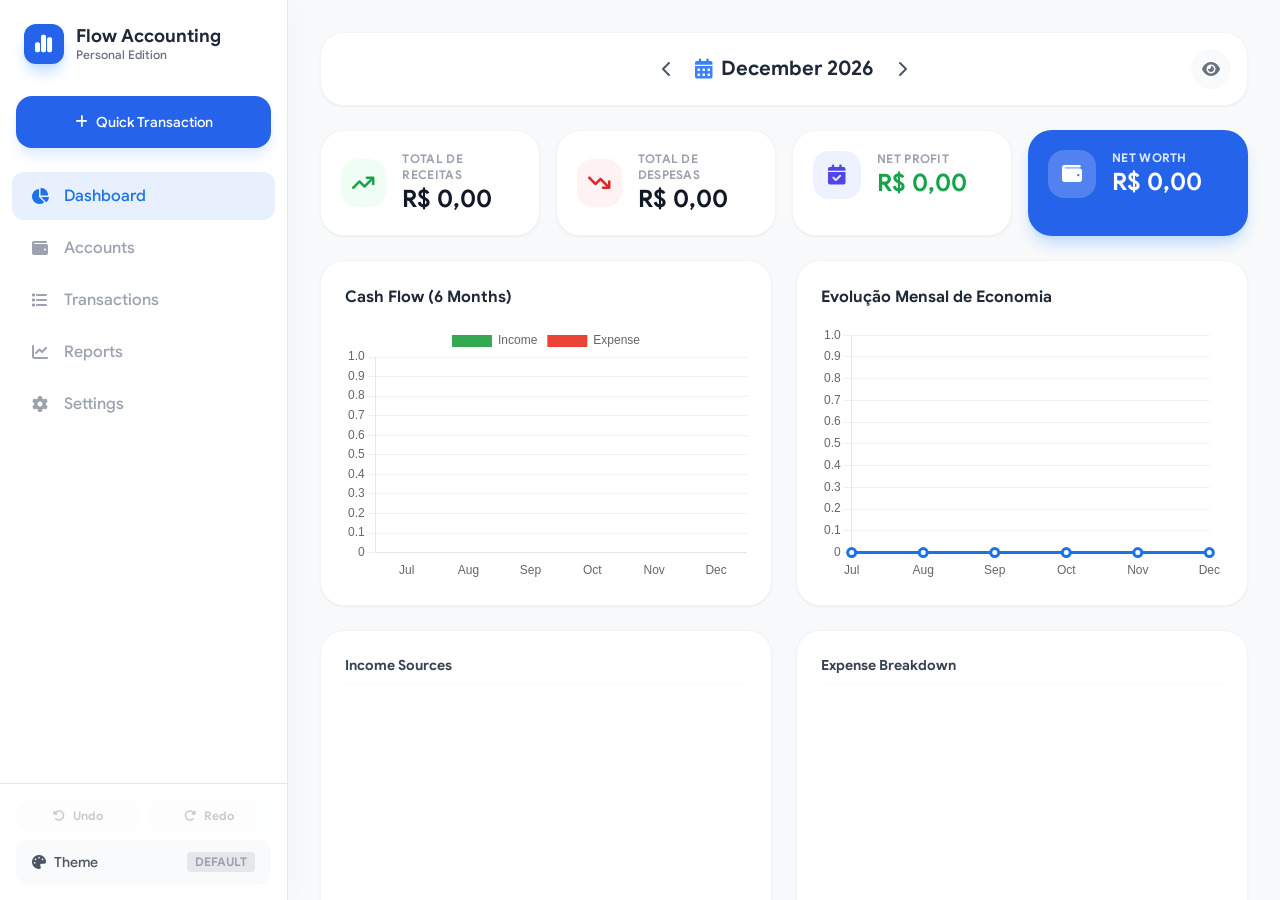
<file: simple.html>
<!DOCTYPE html>
<html lang="pt-BR">

<head>
    <meta charset="UTF-8">
    <meta http-equiv="Cache-Control" content="no-cache, no-store, must-revalidate">
    <meta http-equiv="Pragma" content="no-cache">
    <meta http-equiv="Expires" content="0">
    <meta name="viewport" content="width=device-width, initial-scale=1.0">
    <title>Flow Accounting - Edição Pessoal (Simples)</title>
    <link rel="manifest" href="manifest.json">
    <meta name="theme-color" content="#2563eb">

    <!-- Libraries -->
    <!-- Libraries -->
    <script src="assets/js/tailwind.js"></script>
    <script src="assets/js/chart.js"></script>
    <script src="assets/js/jspdf.umd.min.js"></script>
    <script src="assets/js/jspdf.plugin.autotable.min.js"></script>
    <!-- PapaParse for robust CSV/Excel handling -->
    <script src="assets/js/papaparse.min.js"></script>

    <!-- Icons & Fonts -->
    <link rel="stylesheet" href="assets/css/fonts.css">
    <link rel="stylesheet" href="assets/css/fontawesome.min.css">

    <script>
        tailwind.config = {
            darkMode: 'class',
            theme: {
                extend: {
                    fontFamily: {
                        sans: ['Google Sans', 'Roboto', 'sans-serif'],
                    },
                    colors: {
                        primary: '#1a73e8',
                        secondary: '#e8f0fe',
                        success: '#1e8e3e',
                        danger: '#d93025',
                        surface: '#f8f9fa',
                        dark: {
                            bg: '#0f172a',
                            surface: '#1e293b',
                            border: '#334155',
                            text: '#f1f5f9',
                            muted: '#94a3b8'
                        }
                    }
                }
            }
        }
    </script>

    <style>
        html,
        body {
            height: 100%;
            margin: 0;
            padding: 0;
        }

        body {
            background-color: #f0f2f5;
            min-height: 100vh;
        }

        .dark body {
            background-color: #18181b;
            color: #f4f4f5;
        }

        .glass-panel {
            background: rgba(255, 255, 255, 0.95);
            backdrop-filter: blur(10px);
        }

        .dark .glass-panel {
            background: rgba(39, 39, 42, 0.95);
        }

        .sidebar-item.active {
            background-color: #e8f0fe;
            color: #1a73e8;
            font-weight: 500;
        }

        .sidebar-item:hover:not(.active) {
            background-color: #f1f3f4;
        }

        /* Keyboard Navigation Styles */
        /* Keyboard Navigation Styles - Unified & Robust */
        /* Table Rows */
        tr.kb-focused {
            background-color: rgba(59, 130, 246, 0.1) !important;
            box-shadow: inset 4px 0 0 #3b82f6 !important;
        }

        .dark tr.kb-focused {
            background-color: rgba(59, 130, 246, 0.25) !important;
            box-shadow: inset 4px 0 0 #60a5fa !important;
        }

        /* Cards (Divs) - Preserve drop shadow, add inset highlight & scale */
        div.kb-focused {
            background-color: rgba(59, 130, 246, 0.05) !important;
            box-shadow: inset 4px 0 0 #3b82f6, 0 4px 6px -1px rgba(0, 0, 0, 0.1), 0 2px 4px -2px rgba(0, 0, 0, 0.1) !important;
            transform: scale(1.01);
            z-index: 10;
        }

        .dark div.kb-focused {
            background-color: rgba(59, 130, 246, 0.15) !important;
            box-shadow: inset 4px 0 0 #60a5fa, 0 0 0 1px rgba(96, 165, 250, 0.3) !important;
        }

        /* Focus styles for accessibility/keyboard nav */
        button:focus-visible,
        a:focus-visible,
        input:focus-visible,
        select:focus-visible {
            outline: 2px solid #1a73e8;
            outline-offset: 2px;
        }

        /* Smooth Transitions */
        .fade-in {
            animation: fadeIn 0.2s ease-out forwards;
            opacity: 0;
            transform: translateY(5px);
        }

        @keyframes fadeIn {
            to {
                opacity: 1;
                transform: translateY(0);
            }
        }

        /* Custom Scrollbar */
        ::-webkit-scrollbar {
            width: 8px;
            height: 8px;
        }

        ::-webkit-scrollbar-track {
            background: transparent;
        }

        ::-webkit-scrollbar-thumb {
            background: #dadce0;
            border-radius: 4px;
        }

        ::-webkit-scrollbar-thumb:hover {
            background: #bdc1c6;
        }

        .dark ::-webkit-scrollbar-thumb {
            background: #475569;
        }

        .dark ::-webkit-scrollbar-thumb:hover {
            background: #64748b;
        }

        /* Chip Selection for Transactions/Accounts/Categories */
        .chip-radio:checked+span {
            background-color: #e8f0fe;
            color: #1a73e8;
            border-color: #1a73e8;
            font-weight: 600;
        }

        /* === THEME SYSTEM === */

        /* 1. DEFAULT THEME (Light) - No overrides needed, base styles */

        /* 2. DARK THEME */
        [data-theme="dark"] {
            color-scheme: dark;
        }

        [data-theme="dark"] body {
            background-color: #0f172a !important;
            color: #f1f5f9 !important;
        }

        [data-theme="dark"] aside {
            background-color: #1e293b !important;
            border-color: #334155 !important;
        }

        [data-theme="dark"] .bg-white {
            background-color: #1e293b !important;
            color: #f1f5f9 !important;
        }

        [data-theme="dark"] .text-gray-700,
        [data-theme="dark"] .text-gray-800,
        [data-theme="dark"] .text-gray-900 {
            color: #f1f5f9 !important;
        }

        [data-theme="dark"] .text-gray-500,
        [data-theme="dark"] .text-gray-600 {
            color: #94a3b8 !important;
        }

        [data-theme="dark"] .text-gray-400 {
            color: #9ca3af !important;
        }

        [data-theme="dark"] .bg-gray-50 {
            background-color: #0f172a !important;
        }

        [data-theme="dark"] .bg-gray-100 {
            background-color: #1e293b !important;
        }

        [data-theme="dark"] .border-gray-200,
        [data-theme="dark"] .border-gray-100 {
            border-color: #334155 !important;
        }

        [data-theme="dark"] main {
            background-color: #0f172a !important;
        }

        [data-theme="dark"] .sidebar-item {
            color: #94a3b8;
        }

        [data-theme="dark"] .sidebar-item.active {
            background-color: #334155 !important;
            color: #60a5fa !important;
        }

        [data-theme="dark"] .sidebar-item:hover {
            background-color: #1e293b !important;
            color: #f1f5f9 !important;
        }

        /* Fix shadows in dark theme */
        [data-theme="dark"] .shadow-blue-100,
        [data-theme="dark"] .shadow-blue-200,
        [data-theme="dark"] .shadow-sm,
        [data-theme="dark"] .shadow-md,
        [data-theme="dark"] .shadow-lg,
        [data-theme="dark"] .shadow-xl {
            box-shadow: 0 4px 6px -1px rgba(0, 0, 0, 0.5), 0 2px 4px -1px rgba(0, 0, 0, 0.3) !important;
        }

        [data-theme="dark"] .hover\:ring-blue-100:hover {
            --tw-ring-color: rgba(59, 130, 246, 0.3) !important;
        }


        /* 3. CUTE THEME (Pink) */
        [data-theme="cute"] body {
            background-color: #fce7f3 !important;
        }

        [data-theme="cute"] aside {
            background-color: #fff1f2 !important;
        }

        [data-theme="cute"] .bg-white {
            background-color: #ffffff !important;
        }

        [data-theme="cute"] .bg-gray-50 {
            background-color: #fff1f2 !important;
        }

        /* CUTE / PINK THEME */
        [data-theme="cute"] body {
            background-color: #fdf2f8 !important;
            color: #831843 !important;
        }

        [data-theme="cute"] aside {
            background-color: #fff1f2 !important;
            border-right: 1px solid #fecdd3 !important;
        }

        [data-theme="cute"] .sidebar-item.active {
            background-color: #fbcfe8 !important;
            color: #db2777 !important;
        }

        [data-theme="cute"] .text-blue-600 {
            color: #db2777 !important;
        }

        [data-theme="cute"] .bg-blue-600 {
            background-color: #db2777 !important;
            border-color: #db2777 !important;
        }

        [data-theme="cute"] .hover\:bg-blue-700:hover {
            background-color: #be185d !important;
        }

        [data-theme="cute"] .shadow-blue-100,
        [data-theme="cute"] .shadow-blue-200 {
            box-shadow: 0 4px 12px rgba(219, 39, 119, 0.15) !important;
        }

        [data-theme="cute"] .bg-white {
            background-color: rgba(255, 255, 255, 0.9) !important;
            border: 1px solid #fbcfe8 !important;
        }

        /* Ensure text is visible in cute theme */
        [data-theme="cute"] .text-gray-700,
        [data-theme="cute"] .text-gray-800,
        [data-theme="cute"] .text-gray-900 {
            color: #831843 !important;
        }

        [data-theme="cute"] .text-gray-500,
        [data-theme="cute"] .text-gray-600 {
            color: #be185d !important;
        }

        [data-theme="cute"] .text-gray-400 {
            color: #f472b6 !important;
        }

        [data-theme="cute"] .text-gray-200 {
            color: #831843 !important;
        }

        [data-theme="cute"] main {
            background-color: transparent !important;
        }

        /* 4. PASTEL GRADIENT 1 (Purple to Blue) */
        [data-theme="pastel"] body {
            background: linear-gradient(135deg, #e0c3fc 0%, #8ec5fc 100%) !important;
            background-attachment: fixed !important;
        }

        [data-theme="pastel"] aside {
            background-color: rgba(255, 255, 255, 0.75) !important;
            backdrop-filter: blur(12px) !important;
            border-right: 1px solid rgba(255, 255, 255, 0.5) !important;
        }

        [data-theme="pastel"] main {
            background-color: transparent !important;
        }

        [data-theme="pastel"] .bg-white {
            background-color: rgba(255, 255, 255, 0.85) !important;
            backdrop-filter: blur(10px) !important;
            border: 1px solid rgba(255, 255, 255, 0.6) !important;
        }

        [data-theme="pastel"] .bg-gray-50 {
            background-color: rgba(255, 255, 255, 0.5) !important;
        }

        [data-theme="pastel"] .sidebar-item.active {
            background-color: rgba(255, 255, 255, 0.95) !important;
            color: #6366f1 !important;
        }

        /* 5. PASTEL GRADIENT 2 (Pink to Yellow) */
        [data-theme="pastel2"] body {
            background: linear-gradient(135deg, #fbc2eb 0%, #a6c1ee 100%) !important;
            background-attachment: fixed !important;
        }

        [data-theme="pastel2"] aside {
            background-color: rgba(255, 255, 255, 0.75) !important;
            backdrop-filter: blur(12px) !important;
            border-right: 1px solid rgba(255, 255, 255, 0.5) !important;
        }

        [data-theme="pastel2"] main {
            background-color: transparent !important;
        }

        [data-theme="pastel2"] .bg-white {
            background-color: rgba(255, 255, 255, 0.85) !important;
            backdrop-filter: blur(10px) !important;
            border: 1px solid rgba(255, 255, 255, 0.6) !important;
        }

        [data-theme="pastel2"] .bg-gray-50 {
            background-color: rgba(255, 255, 255, 0.5) !important;
        }

        [data-theme="pastel2"] .sidebar-item.active {
            background-color: rgba(255, 255, 255, 0.95) !important;
            color: #ec4899 !important;
        }

        /* 6. SEA BLUE THEME (Ocean Blue Dark) */
        [data-theme="seablue"] {
            color-scheme: dark;
        }

        [data-theme="seablue"] body {
            background: linear-gradient(135deg, #001f3f 0%, #003d5c 50%, #006d99 100%) !important;
            background-attachment: fixed !important;
            color: #e0f2fe !important;
        }

        [data-theme="seablue"] aside {
            background-color: rgba(0, 40, 70, 0.95) !important;
            border-right: 1px solid rgba(0, 119, 190, 0.3) !important;
        }

        [data-theme="seablue"] .bg-white {
            background-color: rgba(0, 50, 85, 0.9) !important;
            backdrop-filter: blur(10px) !important;
            color: #e0f2fe !important;
        }

        [data-theme="seablue"] .bg-gray-50 {
            background-color: rgba(0, 30, 55, 0.8) !important;
        }

        [data-theme="seablue"] .bg-gray-100 {
            background-color: rgba(0, 40, 70, 0.8) !important;
        }

        [data-theme="seablue"] main {
            background-color: transparent !important;
        }

        [data-theme="seablue"] .text-gray-700,
        [data-theme="seablue"] .text-gray-800,
        [data-theme="seablue"] .text-gray-900 {
            color: #e0f2fe !important;
        }

        [data-theme="seablue"] .text-gray-500,
        [data-theme="seablue"] .text-gray-600 {
            color: #7dd3fc !important;
        }

        [data-theme="seablue"] .text-gray-400 {
            color: #bae6fd !important;
        }

        [data-theme="seablue"] .border-gray-200,
        [data-theme="seablue"] .border-gray-100 {
            border-color: rgba(0, 119, 190, 0.3) !important;
        }

        [data-theme="seablue"] .sidebar-item {
            color: #7dd3fc;
        }

        [data-theme="seablue"] .sidebar-item.active {
            background-color: rgba(0, 119, 190, 0.3) !important;
            color: #60d5ff !important;
        }

        [data-theme="seablue"] .sidebar-item:hover {
            background-color: rgba(0, 80, 130, 0.5) !important;
            color: #e0f2fe !important;
        }

        [data-theme="seablue"] .bg-blue-600 {
            background-color: #0077be !important;
        }

        [data-theme="seablue"] .hover\:bg-blue-700:hover {
            background-color: #005f99 !important;
        }

        /* Fix shadows in seablue theme */
        [data-theme="seablue"] .shadow-blue-100,
        [data-theme="seablue"] .shadow-blue-200,
        [data-theme="seablue"] .shadow-sm,
        [data-theme="seablue"] .shadow-md,
        [data-theme="seablue"] .shadow-lg,
        [data-theme="seablue"] .shadow-xl {
            box-shadow: 0 4px 6px -1px rgba(0, 0, 0, 0.5), 0 2px 4px -1px rgba(0, 0, 0, 0.3) !important;
        }

        [data-theme="seablue"] .hover\:ring-blue-100:hover {
            --tw-ring-color: rgba(125, 211, 252, 0.2) !important;
        }

        [data-theme="seablue"] .text-blue-600 {
            color: #38bdf8 !important;
        }

        [data-theme="seablue"] .shadow-blue-200,
        [data-theme="seablue"] .shadow-blue-100 {
            --tw-shadow-color: rgba(0, 119, 190, 0.3) !important;
        }


        /* Account View Toggle Buttons */
        .account-view-btn:hover {
            color: #4b5563;
            background-color: rgba(255, 255, 255, 0.5);
        }

        /* TOAST NOTIFICATIONS */
        #toast-container {
            position: fixed;
            top: 20px;
            right: 20px;
            z-index: 9999;
            display: flex;
            flex-direction: column;
            gap: 10px;
        }

        .toast {
            background: white;
            border-left: 4px solid #3b82f6;
            padding: 16px 20px;
            border-radius: 8px;
            box-shadow: 0 4px 12px rgba(0, 0, 0, 0.15);
            display: flex;
            align-items: center;
            gap: 12px;
            min-width: 300px;
            animation: slideIn 0.3s ease-out forwards;
            font-size: 14px;
            color: #333;
        }

        .toast.warning {
            border-left-color: #f59e0b;
        }

        .toast.error {
            border-left-color: #ef4444;
        }

        .dark .toast {
            background: #1e293b;
            color: #f1f5f9;
            box-shadow: 0 4px 12px rgba(0, 0, 0, 0.5);
        }

        @keyframes slideIn {
            from {
                opacity: 0;
                transform: translateX(100%);
            }

            to {
                opacity: 1;
                transform: translateX(0);
            }
        }

        @keyframes fadeOut {
            to {
                opacity: 0;
                transform: translateX(100%);
            }
        }

        .account-view-btn.active {
            background-color: #ffffff;
            color: #1a73e8;
            box-shadow: 0 1px 3px rgba(0, 0, 0, 0.1);
        }

        [data-theme="dark"] .account-view-btn.active {
            background-color: #334155;
            color: #60a5fa;
        }
    </style>
</head>

<body class="text-gray-600 transition-colors duration-200">

    <!-- Toast Container -->
    <div id="toast-container"></div>

    <!-- UNLOCK MODAL -->
    <div id="unlockModal"
        class="fixed inset-0 bg-gray-900 bg-opacity-90 hidden flex items-center justify-center z-50 backdrop-blur-sm">
        <div class="bg-white dark:bg-dark-surface rounded-2xl shadow-2xl w-full max-w-md p-8 text-center">
            <div class="mb-6">
                <div
                    class="w-16 h-16 bg-blue-100 dark:bg-blue-900/30 rounded-full flex items-center justify-center mx-auto mb-4">
                    <i class="fa-solid fa-lock text-2xl text-blue-600 dark:text-blue-400"></i>
                </div>
                <h2 class="text-2xl font-bold text-gray-800 dark:text-gray-100">Bem-vindo de Volta</h2>
                <p class="text-gray-500 dark:text-gray-400 mt-2">Digite sua senha para desbloquear seus dados.</p>
            </div>

            <form id="unlockForm" class="space-y-4">
                <input type="password" id="unlockPassword" required placeholder="Senha"
                    class="w-full px-4 py-3 rounded-xl border border-gray-200 dark:border-dark-border bg-gray-50 dark:bg-dark-bg focus:ring-2 focus:ring-blue-500 focus:border-transparent outline-none transition text-center text-lg" />

                <button type="submit"
                    class="w-full py-3 px-6 bg-gradient-to-r from-blue-600 to-indigo-600 hover:from-blue-700 hover:to-indigo-700 text-white rounded-xl font-medium shadow-lg hover:shadow-xl transition-all transform hover:-translate-y-0.5">
                    Unlock App
                </button>
            </form>
            <div id="recoveryLinkContainer" class="mt-4 hidden">
                <button type="button" onclick="initiateRecovery()" class="text-sm text-blue-500 hover:underline">Forgot
                    Password?</button>
            </div>
            <p id="unlockError" class="text-red-500 mt-4 text-sm hidden"></p>
        </div>
    </div>

    <!-- PASSWORD SETUP MODAL -->
    <div id="passwordSetupModal"
        class="fixed inset-0 bg-black/50 hidden flex items-center justify-center z-50 backdrop-blur-sm px-4">
        <div class="bg-white dark:bg-dark-surface rounded-3xl p-8 w-full max-w-md shadow-2xl relative">
            <button onclick="closeModal('passwordSetupModal')"
                class="absolute top-4 right-4 w-8 h-8 rounded-full hover:bg-gray-100 dark:hover:bg-dark-bg flex items-center justify-center text-gray-400">
                <i class="fa-solid fa-xmark"></i>
            </button>
            <h2 id="passwordModalTitle" class="text-2xl font-bold text-gray-800 dark:text-gray-100 mb-6">Setup Password
            </h2>

            <form id="passwordSetupForm" onsubmit="handlePasswordSetupSubmit(event)" class="space-y-4">
                <input type="hidden" id="passwordMode" value="set">

                <div id="oldPasswordField" class="hidden">
                    <label class="block text-xs font-bold text-gray-400 uppercase mb-1 ml-1">Current Password</label>
                    <input type="password" id="oldPassword"
                        class="w-full px-4 py-3 bg-gray-50 dark:bg-dark-bg border border-gray-200 dark:border-dark-border rounded-xl focus:ring-2 focus:ring-blue-500 outline-none transition">
                </div>

                <div>
                    <label class="block text-xs font-bold text-gray-400 uppercase mb-1 ml-1">New Password</label>
                    <input type="password" id="newPassword" required
                        class="w-full px-4 py-3 bg-gray-50 dark:bg-dark-bg border border-gray-200 dark:border-dark-border rounded-xl focus:ring-2 focus:ring-blue-500 outline-none transition">
                </div>

                <div>
                    <label class="block text-xs font-bold text-gray-400 uppercase mb-1 ml-1">Confirm Password</label>
                    <input type="password" id="confirmPassword" required
                        class="w-full px-4 py-3 bg-gray-50 dark:bg-dark-bg border border-gray-200 dark:border-dark-border rounded-xl focus:ring-2 focus:ring-blue-500 outline-none transition">
                </div>

                <p id="passwordSetupError" class="text-red-500 text-sm hidden"></p>

                <button type="submit"
                    class="w-full py-3 px-6 bg-blue-600 hover:bg-blue-700 text-white rounded-xl font-bold shadow-lg transition mt-2">
                    Save Password
                </button>
            </form>
        </div>
    </div>

    <!-- RECOVERY SETUP MODAL -->
    <div id="recoverySetupModal" style="z-index: 60;"
        class="fixed inset-0 bg-black/50 hidden flex items-center justify-center backdrop-blur-sm px-4">
        <div class="bg-white dark:bg-dark-surface rounded-3xl p-8 w-full max-w-md shadow-2xl relative">
            <button onclick="closeModal('recoverySetupModal')"
                class="absolute top-4 right-4 w-8 h-8 rounded-full hover:bg-gray-100 dark:hover:bg-dark-bg flex items-center justify-center text-gray-400">
                <i class="fa-solid fa-xmark"></i>
            </button>
            <h2 class="text-2xl font-bold text-gray-800 dark:text-gray-100 mb-6">Backup Codes / Keywords</h2>
            <p class="text-sm text-gray-500 mb-4 dark:text-gray-400">Set two memorable keywords (e.g., color, mobile
                number, email) to recover your password if you forget it.</p>

            <form id="recoverySetupForm" onsubmit="handleRecoverySetupSubmit(event)" class="space-y-4">
                <div>
                    <label class="block text-xs font-bold text-gray-400 uppercase mb-1 ml-1">Security Keyword
                        1</label>
                    <input type="text" id="reqQ1" required placeholder="e.g. Favorite Color (Red)"
                        class="w-full px-4 py-3 bg-gray-50 dark:bg-dark-bg border border-gray-200 dark:border-dark-border rounded-xl focus:ring-2 focus:ring-blue-500 outline-none transition">
                </div>

                <div>
                    <label class="block text-xs font-bold text-gray-400 uppercase mb-1 ml-1">Security Keyword
                        2</label>
                    <input type="text" id="reqQ2" required placeholder="e.g. Mobile Number or Email"
                        class="w-full px-4 py-3 bg-gray-50 dark:bg-dark-bg border border-gray-200 dark:border-dark-border rounded-xl focus:ring-2 focus:ring-blue-500 outline-none transition">
                </div>

                <div id="recoveryCurrentPassField">
                    <label class="block text-xs font-bold text-gray-400 uppercase mb-1 ml-1">Current
                        Password</label>
                    <input type="password" id="reqCurrentPass" required
                        class="w-full px-4 py-3 bg-gray-50 dark:bg-dark-bg border border-gray-200 dark:border-dark-border rounded-xl focus:ring-2 focus:ring-blue-500 outline-none transition">
                </div>

                <button type="submit"
                    class="w-full py-3 px-6 bg-purple-600 hover:bg-purple-700 text-white rounded-xl font-bold shadow-lg transition mt-2">
                    Save Recovery Options
                </button>
            </form>
        </div>
    </div>

    <!-- RECOVERY ACTION MODAL -->
    <div id="recoveryActionModal" style="z-index: 100;"
        class="fixed inset-0 bg-black/50 hidden flex items-center justify-center backdrop-blur-sm px-4">
        <div class="bg-white dark:bg-dark-surface rounded-3xl p-8 w-full max-w-md shadow-2xl relative">
            <button onclick="closeModal('recoveryActionModal')"
                class="absolute top-4 right-4 w-8 h-8 rounded-full hover:bg-gray-100 dark:hover:bg-dark-bg flex items-center justify-center text-gray-400">
                <i class="fa-solid fa-xmark"></i>
            </button>
            <h2 class="text-2xl font-bold text-gray-800 dark:text-gray-100 mb-6">Recover Password</h2>

            <form id="recoveryActionForm" onsubmit="handleRecoveryActionSubmit(event)" class="space-y-4">
                <div id="targetQ1Box">
                    <label class="block text-xs font-bold text-gray-400 uppercase mb-1 ml-1" id="labelQ1">Question
                        1</label>
                    <input type="text" id="targetA1" required placeholder="Answer"
                        class="w-full px-4 py-3 bg-gray-50 dark:bg-dark-bg border border-gray-200 dark:border-dark-border rounded-xl focus:ring-2 focus:ring-blue-500 outline-none transition">
                </div>
                <div id="targetQ2Box">
                    <label class="block text-xs font-bold text-gray-400 uppercase mb-1 ml-1" id="labelQ2">Question
                        2</label>
                    <input type="text" id="targetA2" required placeholder="Answer"
                        class="w-full px-4 py-3 bg-gray-50 dark:bg-dark-bg border border-gray-200 dark:border-dark-border rounded-xl focus:ring-2 focus:ring-blue-500 outline-none transition">
                </div>

                <p id="recoveryActionError" class="text-red-500 text-sm hidden"></p>

                <button type="submit"
                    class="w-full py-3 px-6 bg-green-600 hover:bg-green-700 text-white rounded-xl font-bold shadow-lg transition mt-2">
                    Recover & Unlock
                </button>
            </form>

            <!-- Success State with Reset Options -->
            <div id="recoverySuccessState" class="hidden space-y-4">
                <div class="text-center mb-4">
                    <div
                        class="w-16 h-16 bg-green-100 dark:bg-green-900/30 rounded-full flex items-center justify-center mx-auto mb-4">
                        <i class="fa-solid fa-check text-2xl text-green-600 dark:text-green-400"></i>
                    </div>
                    <h3 class="text-lg font-bold text-gray-800 dark:text-gray-100">Password Recovered!</h3>
                    <p class="text-sm text-gray-500 dark:text-gray-400 mt-2">Your account is unlocked. Would you like to
                        update your security settings?</p>
                </div>

                <button onclick="resetSecurityKeysAfterRecovery()"
                    class="w-full py-3 px-6 bg-purple-600 hover:bg-purple-700 text-white rounded-xl font-bold shadow-lg transition flex items-center justify-center gap-2">
                    <i class="fa-solid fa-key"></i> Reset Security Keys
                </button>

                <button onclick="changePasswordAfterRecovery()"
                    class="w-full py-3 px-6 bg-blue-600 hover:bg-blue-700 text-white rounded-xl font-bold shadow-lg transition flex items-center justify-center gap-2">
                    <i class="fa-solid fa-lock"></i> Change Password
                </button>

                <button onclick="continueWithoutReset()"
                    class="w-full py-3 px-6 bg-gray-100 dark:bg-dark-bg text-gray-700 dark:text-gray-300 rounded-xl font-medium hover:bg-gray-200 dark:hover:bg-gray-700 transition">
                    Continue Without Changes
                </button>
            </div>
        </div>
    </div>
    <div id="appContainer" class="flex h-screen overflow-hidden">
        <!-- Sidebar -->
        <aside
            class="w-72 bg-white dark:bg-dark-surface h-full flex flex-col border-r border-gray-200 dark:border-dark-border hidden md:flex shadow-[4px_0_24px_rgba(0,0,0,0.02)] z-20">
            <div class="p-6 flex items-center gap-3">
                <div
                    class="w-10 h-10 bg-blue-600 rounded-xl flex items-center justify-center text-white shadow-lg shadow-blue-200">
                    <i class="fa-solid fa-chart-simple text-xl"></i>
                </div>
                <div>
                    <h1 class="text-lg font-bold text-gray-800 dark:text-gray-100 leading-tight">Flow Accounting</h1>
                    <p class="text-xs text-gray-500 font-medium">Personal Edition</p>
                </div>
            </div>

            <div class="px-4 py-2">
                <button onclick="openTxModal()"
                    class="w-full bg-blue-600 hover:bg-blue-700 text-white p-4 rounded-2xl shadow-lg shadow-blue-100 transition-all flex items-center justify-center gap-2 font-medium text-sm group">
                    <i class="fa-solid fa-plus transition-transform group-hover:rotate-90"></i> Quick Transaction
                </button>
            </div>

            <nav class="flex-1 overflow-y-auto px-3 py-4 space-y-1">
                <button onclick="router('dashboard')"
                    class="sidebar-item w-full flex items-center space-x-3 px-4 py-3 text-gray-400 hover:bg-gray-800 hover:text-white dark:hover:bg-dark-bg dark:hover:text-white rounded-xl transition group">
                    <i class="fa-solid fa-chart-pie w-6 text-center group-hover:scale-110 transition"></i>
                    <span class="font-medium">Dashboard</span>
                </button>
                <button onclick="router('accounts')"
                    class="sidebar-item w-full flex items-center space-x-3 px-4 py-3 text-gray-400 hover:bg-gray-800 hover:text-white dark:hover:bg-dark-bg dark:hover:text-white rounded-xl transition group">
                    <i class="fa-solid fa-wallet w-6 text-center group-hover:scale-110 transition"></i>
                    <span class="font-medium">Accounts</span>
                </button>
                <button onclick="router('transactions')"
                    class="sidebar-item w-full flex items-center space-x-3 px-4 py-3 text-gray-400 hover:bg-gray-800 hover:text-white dark:hover:bg-dark-bg dark:hover:text-white rounded-xl transition group">
                    <i class="fa-solid fa-list w-6 text-center group-hover:scale-110 transition"></i>
                    <span class="font-medium">Transactions</span>
                </button>

                <button onclick="router('reports')"
                    class="sidebar-item w-full flex items-center space-x-3 px-4 py-3 text-gray-400 hover:bg-gray-800 hover:text-white dark:hover:bg-dark-bg dark:hover:text-white rounded-xl transition group">
                    <i class="fa-solid fa-chart-line w-6 text-center group-hover:scale-110 transition"></i>
                    <span class="font-medium">Reports</span>
                </button>
                <button onclick="router('settings')"
                    class="sidebar-item w-full flex items-center space-x-3 px-4 py-3 text-gray-400 hover:bg-gray-800 hover:text-white dark:hover:bg-dark-bg dark:hover:text-white rounded-xl transition group">
                    <i class="fa-solid fa-gear w-6 text-center group-hover:scale-110 transition"></i>
                    <span class="font-medium">Settings</span>
                </button>
            </nav>

            <div class="p-4 border-t border-gray-200 dark:border-dark-border">
                <div class="grid grid-cols-2 gap-2 mb-2">
                    <button id="undoBtn" onclick="undo()"
                        class="flex items-center justify-center gap-2 px-3 py-2 bg-gray-50 dark:bg-gray-800 rounded-xl text-xs font-bold hover:bg-gray-100 dark:hover:bg-gray-700 transition"
                        style="opacity: 0.3">
                        <i class="fa-solid fa-rotate-left"></i> Undo
                    </button>
                    <button id="redoBtn" onclick="redo()"
                        class="flex items-center justify-center gap-2 px-3 py-2 bg-gray-50 dark:bg-gray-800 rounded-xl text-xs font-bold hover:bg-gray-100 dark:hover:bg-gray-700 transition"
                        style="opacity: 0.3">
                        <i class="fa-solid fa-rotate-right"></i> Redo
                    </button>
                </div>
                <button onclick="cycleTheme()"
                    class="w-full flex items-center justify-between px-4 py-3 bg-gray-50 dark:bg-gray-800 rounded-xl text-sm font-medium hover:bg-gray-100 dark:hover:bg-gray-700 transition">
                    <span class="flex items-center gap-2"><i class="fa-solid fa-palette"></i> Theme</span>
                    <span id="themeBadge"
                        class="text-xs uppercase font-bold text-gray-400 bg-gray-200 px-2 py-0.5 rounded">Default</span>
                </button>
            </div>

        </aside>

        <!-- Main Area -->
        <main class="flex-1 flex flex-col h-full overflow-hidden relative bg-[#f8f9fa]">

            <!-- Mobile Header -->
            <header
                class="md:hidden h-16 bg-white border-b border-gray-200 flex items-center justify-between px-4 shrink-0">
                <div class="flex items-center gap-2 font-bold text-gray-700 dark:text-gray-300">
                    <i class="fa-solid fa-chart-simple text-blue-600"></i> Flow
                </div>
                <button onclick="document.querySelector('aside').classList.toggle('hidden')"
                    class="w-10 h-10 flex items-center justify-center rounded-full hover:bg-gray-100 dark:bg-dark-bg">
                    <i class="fa-solid fa-bars"></i>
                </button>
            </header>



            <!-- Content Container -->
            <div id="app-content" class="flex-1 overflow-y-auto p-4 md:p-8">
                <!-- Dynamic Views Injected Here -->
            </div>

            <!-- Floating Action Button (Mobile Only) -->
            <button onclick="openTxModal()"
                class="md:hidden fixed bottom-6 right-6 w-14 h-14 bg-blue-600 text-white rounded-2xl shadow-xl flex items-center justify-center z-30">
                <i class="fa-solid fa-plus text-xl"></i>
            </button>
        </main>

        <!-- 1. TRANSACTION ADD/EDIT MODAL -->
        <div id="txModal"
            class="fixed inset-0 bg-black/40 backdrop-blur-sm hidden z-50 flex items-center justify-center p-4 opacity-0 transition-opacity duration-200"
            style="transition: opacity 0.2s;">
            <div
                class="bg-white dark:bg-dark-surface rounded-3xl shadow-2xl w-full max-w-lg overflow-hidden transform scale-95 transition-transform duration-200">
                <div
                    class="px-6 py-4 border-b border-gray-100 flex justify-between items-center bg-gray-50/50 dark:bg-dark-bg/50">
                    <h3 id="txModalTitle" class="font-bold text-lg text-gray-800 dark:text-gray-200">New Entry</h3>
                    <button onclick="closeModal('txModal')"
                        class="w-8 h-8 rounded-full hover:bg-gray-100 dark:bg-dark-bg flex items-center justify-center text-gray-500"><i
                            class="fa-solid fa-xmark"></i></button>
                </div>

                <form id="txForm" onsubmit="handleTxSubmit(event)" class="p-6 space-y-5">
                    <input type="hidden" id="txId" value="">

                    <!-- Type Chips -->
                    <div class="flex bg-gray-100 dark:bg-dark-bg p-1 rounded-xl">
                        <label class="flex-1 cursor-pointer">
                            <input type="radio" name="txType" value="income" class="hidden chip-radio"
                                onclick="toggleTransferMode(false)">
                            <span
                                class="flex items-center justify-center py-2 rounded-lg text-sm font-medium text-gray-500 transition-all hover:bg-white/50">Income</span>
                        </label>
                        <label class="flex-1 cursor-pointer">
                            <input type="radio" name="txType" value="expense" checked class="hidden chip-radio"
                                onclick="toggleTransferMode(false)">
                            <span
                                class="flex items-center justify-center py-2 rounded-lg text-sm font-medium text-gray-500 transition-all hover:bg-white/50">Expense</span>
                        </label>
                        <label class="flex-1 cursor-pointer">
                            <input type="radio" name="txType" value="transfer" class="hidden chip-radio"
                                onclick="toggleTransferMode(true)">
                            <span
                                class="flex items-center justify-center py-2 rounded-lg text-sm font-medium text-gray-500 transition-all hover:bg-white/50">Transfer</span>
                        </label>
                    </div>

                    <!-- Core Inputs -->
                    <div class="grid grid-cols-2 gap-4">
                        <div class="col-span-2">
                            <label class="block text-xs font-bold text-gray-400 uppercase mb-1 ml-1">Amount</label>
                            <div class="relative">
                                <span class="absolute left-4 top-1/2 -translate-y-1/2 text-gray-400 font-bold"
                                    id="txCurrencySymbol">$</span>
                                <input type="number" step="0.01" id="txAmount" required
                                    class="w-full pl-8 pr-4 py-3 bg-gray-50 dark:bg-dark-bg border border-gray-200 dark:border-dark-border rounded-xl focus:bg-white dark:focus:bg-dark-surface focus:ring-2 focus:ring-blue-500 focus:border-transparent outline-none transition font-bold text-lg text-gray-800 dark:text-gray-200"
                                    placeholder="0,00">
                            </div>
                        </div>

                        <div class="col-span-2 sm:col-span-1">
                            <label class="block text-xs font-bold text-gray-400 uppercase mb-1 ml-1">Date</label>
                            <input type="date" id="txDate" required
                                class="w-full px-4 py-3 bg-gray-50 dark:bg-dark-bg border border-gray-200 dark:border-dark-border rounded-xl focus:bg-white dark:focus:bg-dark-surface focus:ring-2 focus:ring-blue-500 outline-none transition text-sm">
                        </div>

                        <!-- Category (Hidden for Transfer) -->
                        <div class="col-span-2 sm:col-span-1" id="categoryField">
                            <label class="block text-xs font-bold text-gray-400 uppercase mb-1 ml-1">Categoria</label>
                            <select id="txCategory"
                                class="w-full px-4 py-3 bg-gray-50 dark:bg-dark-bg border border-gray-200 dark:border-dark-border rounded-xl focus:bg-white dark:focus:bg-dark-surface focus:ring-2 focus:ring-blue-500 outline-none transition text-sm appearance-none cursor-pointer">
                                <!-- Populated via JS -->
                            </select>
                        </div>
                    </div>

                    <!-- Account Selection Logic -->
                    <div class="grid grid-cols-2 gap-4">
                        <div class="col-span-2 sm:col-span-1" id="fromAccountField">
                            <label class="block text-xs font-bold text-gray-400 uppercase mb-1 ml-1"
                                id="accountLabel">Conta</label>
                            <select id="txAccount" required
                                class="w-full px-4 py-3 bg-gray-50 dark:bg-dark-bg border border-gray-200 dark:border-dark-border rounded-xl focus:bg-white dark:focus:bg-dark-surface focus:ring-2 focus:ring-blue-500 outline-none transition text-sm"></select>
                        </div>

                        <div class="col-span-2 sm:col-span-1 hidden" id="toAccountField">
                            <label class="block text-xs font-bold text-gray-400 uppercase mb-1 ml-1">To Account</label>
                            <select id="txToAccount"
                                class="w-full px-4 py-3 bg-gray-50 dark:bg-dark-bg border border-gray-200 dark:border-dark-border rounded-xl focus:bg-white dark:focus:bg-dark-surface focus:ring-2 focus:ring-blue-500 outline-none transition text-sm"></select>
                        </div>
                    </div>

                    <div>
                        <label class="block text-xs font-bold text-gray-400 uppercase mb-1 ml-1">Description</label>
                        <input type="text" id="txDesc"
                            class="w-full px-4 py-3 bg-gray-50 dark:bg-dark-bg border border-gray-200 dark:border-dark-border rounded-xl focus:bg-white dark:focus:bg-dark-surface focus:ring-2 focus:ring-blue-500 outline-none transition text-sm"
                            placeholder="Descrição da transação...">
                    </div>

                    <!-- Recurring Options -->
                    <div class="space-y-3">
                        <div
                            class="flex items-center gap-3 bg-gray-50 dark:bg-dark-bg p-3 rounded-xl border border-gray-100 dark:border-dark-border">
                            <div class="flex items-center h-5">
                                <input id="txRecurring" type="checkbox"
                                    onchange="document.getElementById('recurringOptions').classList.toggle('hidden', !this.checked)"
                                    class="w-4 h-4 text-blue-600 bg-gray-100 border-gray-300 rounded focus:ring-blue-500 dark:focus:ring-blue-600 dark:ring-offset-gray-800 focus:ring-2 dark:bg-gray-700 dark:border-gray-600">
                            </div>
                            <div class="flex-1">
                                <label for="txRecurring"
                                    class="text-sm font-medium text-gray-900 dark:text-gray-300 select-none cursor-pointer">Recurring
                                    Transaction</label>
                                <p class="text-xs text-gray-500 dark:text-gray-400">Automatically repeat this
                                    transaction</p>
                            </div>
                        </div>

                        <div id="recurringOptions" class="hidden pl-2 border-l-2 border-blue-500 ml-2">
                            <label class="block text-xs font-bold text-gray-400 uppercase mb-1 ml-1">Frequency</label>
                            <select id="txRecurrenceFreq"
                                class="w-full px-4 py-3 bg-gray-50 dark:bg-dark-bg border border-gray-200 dark:border-dark-border rounded-xl focus:bg-white dark:focus:bg-dark-surface focus:ring-2 focus:ring-blue-500 outline-none transition text-sm">
                                <option value="daily">Daily</option>
                                <option value="weekly">Weekly</option>
                                <option value="monthly" selected>Monthly</option>
                                <option value="yearly">Yearly</option>
                            </select>
                        </div>
                    </div>

                    <button type="submit" id="txSubmitBtn"
                        class="w-full bg-blue-600 hover:bg-blue-700 text-white font-bold py-4 rounded-xl transition shadow-lg shadow-blue-200 mt-2">
                        Save Transaction
                    </button>
                </form>
            </div>
        </div>

        <!-- EXPORT MODAL -->
        <div id="exportModal" onclick="if(event.target === this) closeModal('exportModal')"
            class="fixed inset-0 bg-black/50 hidden flex items-center justify-center z-50 backdrop-blur-sm opacity-0 transition-opacity duration-300">
            <div
                class="bg-white dark:bg-dark-surface rounded-3xl p-8 w-full max-w-sm transform scale-95 transition-transform duration-300 shadow-2xl">
                <h2 class="text-xl font-bold text-gray-800 dark:text-gray-200 mb-4">Export Data</h2>
                <div class="space-y-4">
                    <div>
                        <label class="block text-sm font-medium text-gray-700 dark:text-gray-300 mb-1">Duration</label>
                        <select id="exportDuration" onchange="toggleExportDates()"
                            class="w-full px-4 py-2 bg-gray-50 dark:bg-dark-bg border border-gray-200 dark:border-dark-border rounded-xl outline-none focus:ring-2 focus:ring-blue-500">
                            <option value="current_month">Current Month</option>
                            <option value="last_3_months">Last 3 Months</option>
                            <option value="last_6_months">Last 6 Months</option>
                            <option value="current_year">Current Year</option>
                            <option value="all">All Time</option>
                            <option value="custom">Custom Range</option>
                        </select>
                    </div>
                    <div id="exportCustomDates" class="hidden grid grid-cols-2 gap-2">
                        <input type="date" id="exportStartDate" class="px-3 py-2 border rounded-lg text-sm">
                        <input type="date" id="exportEndDate" class="px-3 py-2 border rounded-lg text-sm">
                    </div>
                    <div>
                        <label class="block text-sm font-medium text-gray-700 dark:text-gray-300 mb-1">Format</label>
                        <div class="grid grid-cols-2 gap-3">
                            <button onclick="handleExport('csv')"
                                class="flex items-center justify-center gap-2 py-3 border border-gray-200 rounded-xl hover:bg-gray-50 font-medium text-gray-700 dark:text-gray-300">
                                <i class="fa-solid fa-file-csv text-green-600"></i> CSV
                            </button>
                            <button onclick="handleExport('pdf')"
                                class="flex items-center justify-center gap-2 py-3 border border-gray-200 rounded-xl hover:bg-gray-50 font-medium text-gray-700 dark:text-gray-300">
                                <i class="fa-solid fa-file-pdf text-red-500"></i> PDF
                            </button>
                        </div>
                    </div>
                </div>
                <button onclick="closeModal('exportModal')"
                    class="mt-4 w-full py-2 text-gray-400 hover:text-gray-600">Cancelar</button>
            </div>
        </div>

        <!-- 2. ADD/EDIT ACCOUNT MODAL -->
        <div id="accountModal" onclick="if(event.target === this) closeModal('accountModal')"
            class="fixed inset-0 bg-black/50 hidden flex items-center justify-center z-50 backdrop-blur-sm opacity-0 transition-opacity duration-300">
            <div onclick="event.stopPropagation()"
                class="bg-white dark:bg-dark-surface rounded-3xl p-8 w-full max-w-md transform scale-95 transition-transform duration-300 shadow-2xl overflow-hidden relative">

                <div class="flex justify-between items-center mb-6">
                    <h2 id="accountModalTitle" class="text-2xl font-bold text-gray-800 dark:text-gray-200">Add Account
                    </h2>
                    <button onclick="closeModal('accountModal')"
                        class="w-8 h-8 rounded-full hover:bg-gray-100 dark:bg-dark-bg flex items-center justify-center text-gray-400"><i
                            class="fa-solid fa-xmark"></i></button>
                </div>

                <form id="accountForm" onsubmit="handleAccountSubmit(event)" class="space-y-5">
                    <input type="hidden" id="accountId">

                    <!-- 1. Category Selection -->
                    <div>
                        <label class="block text-xs font-bold text-gray-400 uppercase mb-2">Account Category</label>
                        <div class="grid grid-cols-2 gap-3">
                            <label class="cursor-pointer relative">
                                <input type="radio" name="accountCategory" value="asset" class="hidden peer" checked
                                    onchange="toggleAccountCategory()">
                                <div
                                    class="flex items-center justify-center py-3 rounded-xl bg-gray-50 border-2 border-transparent text-gray-500 font-bold transition peer-checked:bg-green-50 peer-checked:text-green-600 peer-checked:border-green-200">
                                    <i class="fa-solid fa-wallet mr-2"></i> Asset
                                </div>
                            </label>
                            <label class="cursor-pointer relative">
                                <input type="radio" name="accountCategory" value="liability" class="hidden peer"
                                    onchange="toggleAccountCategory()">
                                <div
                                    class="flex items-center justify-center py-3 rounded-xl bg-gray-50 border-2 border-transparent text-gray-500 font-bold transition peer-checked:bg-red-50 peer-checked:text-red-600 peer-checked:border-red-200">
                                    <i class="fa-solid fa-file-invoice-dollar mr-2"></i> Liability
                                </div>
                            </label>
                        </div>
                    </div>

                    <!-- 2. Type Chips (Dynamic) -->
                    <div>
                        <label class="block text-xs font-bold text-gray-400 uppercase mb-2">Account Type</label>

                        <!-- Asset Options -->
                        <div id="assetOptions" class="flex flex-wrap gap-2">
                            <label class="cursor-pointer">
                                <input type="radio" name="accountType" value="asset" class="hidden chip-radio" checked>
                                <span
                                    class="px-4 py-2 bg-gray-50 dark:bg-dark-bg border border-gray-200 dark:border-dark-border rounded-xl text-sm font-medium text-gray-600 transition hover:bg-gray-100 dark:bg-dark-bg">Bank
                                    / Cash</span>
                            </label>
                            <label class="cursor-pointer">
                                <input type="radio" name="accountType" value="general" class="hidden chip-radio">
                                <span
                                    class="px-4 py-2 bg-gray-50 dark:bg-dark-bg border border-gray-200 dark:border-dark-border rounded-xl text-sm font-medium text-gray-600 transition hover:bg-gray-100 dark:bg-dark-bg">People
                                    (Lending)</span>
                            </label>
                        </div>

                        <!-- Liability Options -->
                        <div id="liabilityOptions" class="flex flex-wrap gap-2 hidden">
                            <label class="cursor-pointer">
                                <input type="radio" name="accountType" value="credit_card" class="hidden chip-radio"
                                    onchange="toggleCCFields()">
                                <span
                                    class="px-4 py-2 bg-gray-50 dark:bg-dark-bg border border-gray-200 dark:border-dark-border rounded-xl text-sm font-medium text-gray-600 transition hover:bg-gray-100 dark:bg-dark-bg">Credit
                                    Card</span>
                            </label>
                            <label class="cursor-pointer">
                                <input type="radio" name="accountType" value="payable" class="hidden chip-radio"
                                    onchange="toggleCCFields()">
                                <span
                                    class="px-4 py-2 bg-gray-50 dark:bg-dark-bg border border-gray-200 dark:border-dark-border rounded-xl text-sm font-medium text-gray-600 transition hover:bg-gray-100 dark:bg-dark-bg">People
                                    (Borrowing)</span>
                            </label>
                        </div>
                    </div>

                    <!-- 3. Details -->
                    <div class="space-y-4">
                        <div>
                            <label class="block text-xs font-bold text-gray-400 uppercase mb-1 ml-1">Account
                                Name</label>
                            <input type="text" id="accountName" required
                                class="w-full px-4 py-3 bg-gray-50 dark:bg-dark-bg border border-gray-200 dark:border-dark-border rounded-xl focus:bg-white dark:focus:bg-dark-surface focus:ring-2 focus:ring-blue-500 outline-none transition font-medium text-gray-800 dark:text-gray-200"
                                placeholder="e.g. Chase Bank">
                        </div>

                        <!-- Credit Card Specifics -->
                        <!-- Credit Card Specifics -->
                        <div id="creditCardFields"
                            class="hidden grid grid-cols-2 gap-4 p-4 bg-gray-50 dark:bg-dark-bg rounded-2xl border border-gray-100 dark:border-dark-border fade-in">
                            <div>
                                <label
                                    class="block text-xs font-bold text-gray-500 dark:text-gray-400 uppercase mb-1">Billing
                                    Day</label>
                                <input type="number" id="accountBillingDay" min="1" max="31" placeholder="Day (1-31)"
                                    class="w-full px-3 py-2 bg-white dark:bg-dark-surface border border-gray-200 dark:border-dark-border rounded-xl focus:ring-2 focus:ring-blue-500 outline-none transition text-sm text-center font-bold text-gray-700 dark:text-gray-200">
                            </div>
                            <div>
                                <label
                                    class="block text-xs font-bold text-gray-500 dark:text-gray-400 uppercase mb-1">Grace
                                    Period</label>
                                <input type="number" id="accountGracePeriod" min="0" placeholder="Days"
                                    class="w-full px-3 py-2 bg-white dark:bg-dark-surface border border-gray-200 dark:border-dark-border rounded-xl focus:ring-2 focus:ring-blue-500 outline-none transition text-sm text-center font-bold text-gray-700 dark:text-gray-200">
                            </div>
                            <div class="col-span-2">
                                <label
                                    class="block text-xs font-bold text-gray-500 dark:text-gray-400 uppercase mb-1">Credit
                                    Limit</label>
                                <div class="relative">
                                    <span id="accLimitCurrency"
                                        class="absolute left-3 top-1/2 -translate-y-1/2 text-gray-400 font-bold text-xs">$</span>
                                    <input type="number" id="accountLimit" placeholder="Total Limit"
                                        class="w-full pl-6 pr-3 py-2 bg-white dark:bg-dark-surface border border-gray-200 dark:border-dark-border rounded-xl focus:ring-2 focus:ring-blue-500 outline-none transition text-sm font-bold text-gray-700 dark:text-gray-200">
                                </div>
                            </div>
                        </div>

                        <div>
                            <label class="block text-xs font-bold text-gray-400 uppercase mb-1 ml-1">Current
                                Balance</label>
                            <div class="relative">
                                <span id="accBalCurrency"
                                    class="absolute left-4 top-1/2 -translate-y-1/2 text-gray-500 font-bold">$</span>
                                <input type="number" id="accountOpeningBalance" step="0.01" required
                                    class="w-full pl-8 pr-4 py-3 bg-gray-50 dark:bg-dark-bg border border-gray-200 dark:border-dark-border rounded-xl focus:bg-white dark:focus:bg-dark-surface focus:ring-2 focus:ring-blue-500 outline-none transition font-bold text-lg text-gray-800 dark:text-gray-200"
                                    placeholder="0,00">
                            </div>
                        </div>

                        <div>
                            <label class="block text-xs font-bold text-gray-400 uppercase mb-1 ml-1">Notes / Bank
                                Details (Optional)</label>
                            <textarea id="accountNotes" rows="2"
                                class="w-full px-4 py-3 bg-gray-50 dark:bg-dark-bg border border-gray-200 dark:border-dark-border rounded-xl focus:bg-white dark:focus:bg-dark-surface focus:ring-2 focus:ring-blue-500 outline-none transition font-medium text-gray-800 dark:text-gray-200 text-sm"
                                placeholder="Account Number, Branch, etc."></textarea>
                        </div>
                    </div>

                    <div class="pt-2">
                        <button type="submit" id="accountSubmitBtn"
                            class="w-full bg-blue-600 hover:bg-blue-700 text-white font-bold py-4 rounded-xl transition shadow-lg shadow-blue-200">
                            Save Account
                        </button>
                    </div>
                </form>
            </div>
        </div>

        <!-- 3. ADD/EDIT CATEGORY MODAL -->
        <div id="categoryModal"
            class="fixed inset-0 bg-black/40 backdrop-blur-sm hidden z-50 flex items-center justify-center p-4 opacity-0 transition-opacity duration-200">
            <div
                class="bg-white dark:bg-dark-surface rounded-3xl shadow-2xl w-full max-w-sm overflow-hidden transform scale-95 transition-transform duration-200">
                <div
                    class="px-6 py-4 border-b border-gray-100 flex justify-between items-center bg-gray-50/50 dark:bg-dark-bg/50">
                    <h3 id="categoryModalTitle" class="font-bold text-lg text-gray-800 dark:text-gray-200">Add New
                        Category
                    </h3>
                    <button onclick="closeModal('categoryModal')"
                        class="w-8 h-8 rounded-full hover:bg-gray-100 dark:bg-dark-bg flex items-center justify-center text-gray-500"><i
                            class="fa-solid fa-xmark"></i></button>
                </div>

                <form id="categoryForm" onsubmit="handleCategorySubmit(event)" class="p-6 space-y-5">
                    <input type="hidden" id="categoryId" value="">

                    <div class="flex bg-gray-100 dark:bg-dark-bg p-1 rounded-xl">
                        <label class="flex-1 cursor-pointer">
                            <input type="radio" name="categoryType" value="income" class="hidden chip-radio">
                            <span
                                class="flex items-center justify-center py-2 rounded-lg text-sm font-medium text-gray-500 transition-all hover:bg-white/50">Income</span>
                        </label>
                        <label class="flex-1 cursor-pointer">
                            <input type="radio" name="categoryType" value="expense" checked class="hidden chip-radio">
                            <span
                                class="flex items-center justify-center py-2 rounded-lg text-sm font-medium text-gray-500 transition-all hover:bg-white/50">Expense</span>
                        </label>
                    </div>

                    <div>
                        <label class="block text-xs font-bold text-gray-400 uppercase mb-1 ml-1">Category Name</label>
                        <input type="text" id="categoryName" required
                            class="w-full px-4 py-3 bg-gray-50 dark:bg-dark-bg border border-gray-200 dark:border-dark-border rounded-xl focus:bg-white dark:focus:bg-dark-surface focus:ring-2 focus:ring-blue-500 outline-none transition text-sm"
                            placeholder="e.g., Groceries, Rent">
                    </div>

                    <button type="submit" id="categorySubmitBtn"
                        class="w-full bg-blue-600 hover:bg-blue-700 text-white font-bold py-3 rounded-xl transition">
                        Save Category
                    </button>
                </form>
            </div>
        </div>















        <script>
            const APP_ID = 'flow_finance_v1';

            function generateId(prefix = '') {
                return (prefix ? prefix + '_' : '') + Math.random().toString(36).substr(2, 9) + Date.now().toString(36);
            }
            let store = {
                transactions: [],
                accounts: [],
                categories: [],
                budgets: [], // New
                settings: { currency: 'BRL' } // New
            };

            // Global Dashboard Date
            let dashboardDate = new Date();

            const DEFAULT_CATEGORIES = [
                { id: 'c1', name: 'Salary', type: 'income' },
                { id: 'c2', name: 'Investment', type: 'income' },
                { id: 'c3', name: 'Food & Dining', type: 'expense' },
                { id: 'c4', name: 'Transportation', type: 'expense' },
                { id: 'c5', name: 'Shopping', type: 'expense' },
                { id: 'c6', name: 'Housing', type: 'expense' },
                { id: 'c7', name: 'Entertainment', type: 'expense' },
                { id: 'c8', name: 'Utilities', type: 'expense' }
            ];

            // --- CORE FUNCTIONS ---

            // --- ENCRYPTION SERVICE (Web Crypto API) ---
            const EncryptionService = {
                algo: { name: 'AES-GCM', length: 256 },
                kdf: { name: 'PBKDF2', hash: 'SHA-256', iterations: 100000 },

                // Generate a key from answers (low entropy input, high iterations)
                async deriveRecoveryKey(answersJson, salt) {
                    const enc = new TextEncoder();
                    // Normalization: Lowercase, trimmed, joined by |
                    const keyMaterialStr = answersJson.map(a => a.toLowerCase().trim()).join('|');
                    const keyMaterial = await window.crypto.subtle.importKey(
                        'raw', enc.encode(keyMaterialStr), 'PBKDF2', false, ['deriveKey']
                    );
                    return window.crypto.subtle.deriveKey(
                        { ...this.kdf, salt: salt, iterations: 500000 }, // Higher iterations for security
                        keyMaterial,
                        this.algo,
                        false,
                        ['encrypt', 'decrypt']
                    );
                },

                async backupPassword(password, answers) {
                    const salt = window.crypto.getRandomValues(new Uint8Array(16));
                    const iv = window.crypto.getRandomValues(new Uint8Array(12));
                    const key = await this.deriveRecoveryKey(answers, salt);
                    const enc = new TextEncoder();
                    const encrypted = await window.crypto.subtle.encrypt(
                        { name: this.algo.name, iv: iv },
                        key,
                        enc.encode(password)
                    );

                    const buffer = new Uint8Array(salt.byteLength + iv.byteLength + encrypted.byteLength);
                    buffer.set(salt, 0);
                    buffer.set(iv, salt.byteLength);
                    buffer.set(new Uint8Array(encrypted), salt.byteLength + iv.byteLength);

                    return this.bufferToBase64(buffer);
                },

                async recoverPassword(backupData, answers) {
                    try {
                        const buffer = this.base64ToBuffer(backupData);
                        const salt = buffer.slice(0, 16);
                        const iv = buffer.slice(16, 28);
                        const data = buffer.slice(28);

                        const key = await this.deriveRecoveryKey(answers, salt);
                        const decrypted = await window.crypto.subtle.decrypt(
                            { name: this.algo.name, iv: iv },
                            key,
                            data
                        );
                        return new TextDecoder().decode(decrypted);
                    } catch (e) {
                        throw new Error('Incorrect Security Answers');
                    }
                },

                async deriveKey(password, salt) {
                    const enc = new TextEncoder();
                    const keyMaterial = await window.crypto.subtle.importKey(
                        'raw', enc.encode(password), 'PBKDF2', false, ['deriveKey']
                    );
                    return window.crypto.subtle.deriveKey(
                        { ...this.kdf, salt: salt },
                        keyMaterial,
                        this.algo,
                        false,
                        ['encrypt', 'decrypt']
                    );
                },

                async encrypt(data, password) {
                    const salt = window.crypto.getRandomValues(new Uint8Array(16));
                    const iv = window.crypto.getRandomValues(new Uint8Array(12));
                    const key = await this.deriveKey(password, salt);
                    const enc = new TextEncoder();
                    const encrypted = await window.crypto.subtle.encrypt(
                        { name: this.algo.name, iv: iv },
                        key,
                        enc.encode(data)
                    );

                    // Pack: salt + iv + encrypted
                    const buffer = new Uint8Array(salt.byteLength + iv.byteLength + encrypted.byteLength);
                    buffer.set(salt, 0);
                    buffer.set(iv, salt.byteLength);
                    buffer.set(new Uint8Array(encrypted), salt.byteLength + iv.byteLength);

                    return this.bufferToBase64(buffer);
                },

                async decrypt(base64Data, password) {
                    try {
                        const buffer = this.base64ToBuffer(base64Data);
                        const salt = buffer.slice(0, 16);
                        const iv = buffer.slice(16, 28);
                        const data = buffer.slice(28);

                        const key = await this.deriveKey(password, salt);
                        const decrypted = await window.crypto.subtle.decrypt(
                            { name: this.algo.name, iv: iv },
                            key,
                            data
                        );
                        return new TextDecoder().decode(decrypted);
                    } catch (e) {
                        throw new Error('Incorrect Password');
                    }
                },

                bufferToBase64(buf) {
                    return btoa(String.fromCharCode(...new Uint8Array(buf)));
                },

                base64ToBuffer(str) {
                    return Uint8Array.from(atob(str), c => c.charCodeAt(0));
                }
            };

            // Global State for Encryption
            let currentPassword = null;
            let isAppLocked = false;
            let unlockListenerAdded = false;

            // Navigation State
            window.navState = { mode: 'sidebar', index: 0 };
            window.activeRoute = 'dashboard';

            // Route History for back navigation
            let routeHistory = ['dashboard'];

            // --- LOCAL STORAGE WRAPPER ---
            function loadStore() {
                const encrypted = localStorage.getItem('flow_encrypted_v1');
                if (encrypted) {
                    // App is Locked
                    isAppLocked = true;
                    document.getElementById('unlockModal').classList.remove('hidden');
                    document.getElementById('appContainer').classList.add('blur-sm', 'pointer-events-none');
                    if (!unlockListenerAdded) {
                        document.getElementById('unlockForm').addEventListener('submit', handleUnlock);
                        unlockListenerAdded = true;
                    }
                    if (localStorage.getItem('flow_recovery_v1')) {
                        document.getElementById('recoveryLinkContainer').classList.remove('hidden');
                    }
                    return null; // Defer loading
                }

                // Normal Load
                const saved = localStorage.getItem(APP_ID);
                return saved ? JSON.parse(saved) : null;
            }

            async function handleUnlock(e) {
                e.preventDefault();
                const pwd = document.getElementById('unlockPassword').value;
                const encrypted = localStorage.getItem('flow_encrypted_v1');
                const errorMsg = document.getElementById('unlockError');

                try {
                    errorMsg.classList.add('hidden');
                    const json = await EncryptionService.decrypt(encrypted, pwd);
                    store = JSON.parse(json);

                    // Unlock Success
                    currentPassword = pwd;
                    isAppLocked = false;
                    document.getElementById('unlockModal').classList.add('hidden');
                    document.getElementById('appContainer').classList.remove('blur-sm', 'pointer-events-none');

                    // Resume Init
                    finishInit();
                } catch (err) {
                    console.error(err);
                    errorMsg.innerText = 'Incorrect Password. Please try again.';
                    errorMsg.classList.remove('hidden');
                    document.getElementById('unlockPassword').value = '';
                }
            }

            function finishInit() {
                if (!store) {
                    store = {
                        user: { name: 'User', currency: 'BRL' },
                        accounts: [
                            { id: generateId('acc'), name: 'Cash', type: 'asset', openingBalance: 0 },
                            { id: generateId('acc'), name: 'Bank', type: 'asset', openingBalance: 0 }
                        ],
                        categories: [
                            { id: 'c1', name: 'Food', type: 'expense' },
                            { id: 'c2', name: 'Salary', type: 'income' },
                            { id: 'c3', name: 'Transport', type: 'expense' },
                            { id: 'c4', name: 'Utilities', type: 'expense' },
                            { id: 'c5', name: 'Entertainment', type: 'expense' }
                        ],
                        transactions: [],
                        settings: { theme: 'light', currency: 'BRL', dateFormat: 'dd/mm/yyyy' }
                    };
                }

                
                // Auto-migrate to BRL and Brazilian Portuguese if loaded from existing localStorage
                if (store) {
                    if (!localStorage.getItem('flow_migrated_ptbr_v2')) {
                        if (!store.settings) store.settings = {};
                        store.settings.currency = 'BRL';
                        store.settings.dateFormat = 'dd/mm/yyyy';

                        const catMap = {
                            'Salary': 'Salário',
                            'Freelance': 'Freelance',
                            'Investments': 'Investimentos',
                            'Food & Dining': 'Alimentação',
                            'Shopping': 'Compras',
                            'Housing & Rent': 'Moradia & Aluguel',
                            'Transportation': 'Transporte',
                            'Entertainment': 'Lazer',
                            'Bills & Utilities': 'Contas & Serviços'
                        };
                        if (store.categories) {
                            store.categories.forEach(c => {
                                if (catMap[c.name]) c.name = catMap[c.name];
                            });
                        }
                        const accMap = {
                            'Cash': 'Dinheiro',
                            'Bank Account': 'Conta Bancária'
                        };
                        if (store.accounts) {
                            store.accounts.forEach(a => {
                                if (accMap[a.name]) a.name = accMap[a.name];
                            });
                        }

                        localStorage.setItem('flow_migrated_ptbr_v2', 'true');
                        save();
                    }
                }

                // Unregister legacy Service Workers & purge caches
                if ('serviceWorker' in navigator) {
                    navigator.serviceWorker.getRegistrations().then(registrations => {
                        for (let r of registrations) {
                            r.unregister();
                        }
                    });
                }
                if ('caches' in window) {
                    caches.keys().then(names => {
                        for (let n of names) {
                            caches.delete(n);
                        }
                    });
                }
initHistory();

                // PWA Service Worker Registration
                if ('serviceWorker' in navigator) {
                    navigator.serviceWorker.register('./sw.js')
                        .then(() => console.log('Service Worker Registered'))
                        .catch(err => console.error('SW Registration Failed:', err));
                }


                applyTheme(store.settings.theme);
                checkAutoDarkMode();

                // Check auto dark mode every 5 minutes
                setInterval(checkAutoDarkMode, 5 * 60 * 1000);

                router('dashboard');
                window.navState.mode = 'sidebar';
            }

            function init() {
                // Try Loading Store
                const loaded = loadStore();

                if (loaded === null && isAppLocked) {
                    // Waiting for Unlock...
                    return;
                }

                store = loaded || {
                    user: { name: 'User', currency: 'BRL' },
                    accounts: [
                        { id: generateId('acc'), name: 'Cash', type: 'asset', openingBalance: 0 },
                        { id: generateId('acc'), name: 'Bank', type: 'asset', openingBalance: 0 }
                    ],
                    categories: [
                        { id: 'c1', name: 'Food', type: 'expense' },
                        { id: 'c2', name: 'Salary', type: 'income' },
                        { id: 'c3', name: 'Transport', type: 'expense' },
                        { id: 'c4', name: 'Utilities', type: 'expense' },
                        { id: 'c5', name: 'Entertainment', type: 'expense' }
                    ],
                    transactions: [],
                    settings: { theme: 'light', currency: 'BRL', dateFormat: 'dd/mm/yyyy' }
                };

                // Ensure all store keys exist (Robustness)
                const defaults = {
                    transactions: [], accounts: [], categories: DEFAULT_CATEGORIES,
                    settings: { theme: 'light', currency: 'BRL', dateFormat: 'dd/mm/yyyy' }
                };
                Object.keys(defaults).forEach(key => {
                    if (!store[key]) store[key] = defaults[key];
                });

                if (!loaded) save();
                finishInit();
            }



            // --- SPATIAL NAVIGATION LOGIC ---

            function handleSpatialNav(key, shift) {
                const state = window.navState;

                // SIDEBAR MODE
                if (state.mode === 'sidebar') {
                    if (key === 'arrowdown' || (key === 'tab' && !shift)) {
                        navigateTabs(1);
                    } else if (key === 'arrowup' || (key === 'tab' && shift)) {
                        navigateTabs(-1);
                    } else if (key === 'arrowright' || key === 'enter') {
                        // Enter Content Area
                        enterContentArea();
                    } else if (key === 'arrowleft') {
                        // Maybe collapse sidebar? do nothing for now
                    }
                    return;
                }

                // CONTENT MODE
                if (state.mode === 'content') {
                    const items = getFocusableItems();
                    if (items.length === 0) return; // No items to nav

                    if (key === 'arrowdown') {
                        state.index = Math.min(state.index + 1, items.length - 1);
                    } else if (key === 'arrowup') {
                        state.index = Math.max(state.index - 1, 0);
                    } else if (key === 'arrowleft') {
                        // If Grid (like accounts), move left. If list (transactions), exit to sidebar
                        // Simple heuristic: check if grid layout
                        if (isGridLayout()) {
                            if (state.index === 0) { state.mode = 'sidebar'; clearFocus(); }
                            else state.index = Math.max(state.index - 1, 0);
                        } else {
                            state.mode = 'sidebar';
                            clearFocus();
                        }
                    } else if (key === 'arrowright') {
                        if (isGridLayout()) {
                            state.index = Math.min(state.index + 1, items.length - 1);
                        }
                    } else if (key === 'escape') {
                        state.mode = 'sidebar';
                        clearFocus();
                    } else if (key === 'enter') {
                        triggerItemAction(items[state.index]);
                    } else if (key === 'delete') {
                        triggerItemDelete(items[state.index]);
                    }

                    if (state.mode === 'content') renderFocus(items);
                }
            }

            function enterContentArea() {
                const items = getFocusableItems();
                if (items.length > 0) {
                    window.navState.mode = 'content';
                    window.navState.index = 0;
                    renderFocus(items);
                }
            }

            function getFocusableItems() {
                // Determine items based on current view
                // Accounts: .account-item
                // Transactions: #txTableBody tr
                // Banking: .banking-card (need to add class)
                // Credit Cards: .credit-card-item (need to add class)

                const activeLink = document.querySelector('.sidebar-item.active');
                const route = activeLink ? activeLink.getAttribute('onclick').match(/'([^']+)'/)[1] : '';

                if (route === 'accounts') return Array.from(document.querySelectorAll('.account-item:not(.hidden)'));
                if (route === 'transactions') return Array.from(document.querySelectorAll('#txTableBody tr'));

                return [];
            }

            function isGridLayout() {
                const activeLink = document.querySelector('.sidebar-item.active');
                const route = activeLink ? activeLink.getAttribute('onclick').match(/'([^']+)'/)[1] : '';
                return ['accounts'].includes(route);
            }

            function renderFocus(items = null) {
                clearFocus();
                if (!items) items = getFocusableItems();
                const idx = window.navState.index;
                if (items[idx]) {
                    items[idx].classList.add('kb-focused');
                    items[idx].scrollIntoView({ behavior: 'smooth', block: 'nearest' });
                }
            }

            function clearFocus() {
                document.querySelectorAll('.kb-focused').forEach(el => el.classList.remove('kb-focused'));
            }

            function triggerItemAction(el) {
                // Try to find a click handler or common action
                if (el.onclick) {
                    el.onclick();
                } else {
                    // Heuristics for specific elements
                    if (el.tagName === 'TR') { // Transaction Row
                        // The edit button inside? Or row click?
                        // Typically row has buttons. Let's find edit button or use ID
                        const btn = el.querySelector('.fa-pen-to-square')?.parentElement;
                        if (btn) btn.click();
                    }
                    // Account Item
                    if (el.classList.contains('account-item')) {
                        // Open Edit modal
                        const onclickStr = el.getAttribute('onclick');
                        if (onclickStr) {
                            // eval is dangerous, but onclick string execution is context dependent.
                            // simpler: create a click event
                            el.click();
                        }
                    }
                }
            }

            function triggerItemDelete(el) {
                if (el.classList.contains('account-item')) {
                    // Find delete button inside or use context
                    // Account items usually have a delete menu or button
                    // Current implementation: Accounts have a click -> Edit -> Delete in Modal.
                    // Shortcut: Trigger Click (Edit) -> Then user can delete.
                    // Or: Direct delete? Risks accidental data loss without ID knowledge.
                    // Safer: Open Edit Modal (Enter behavior)
                    triggerItemAction(el);
                } else if (el.tagName === 'TR') {
                    // Transaction
                    const btn = el.querySelector('.fa-trash')?.parentElement;
                    if (btn) btn.click();
                }
            }

            function handleGlobalSearch() {
                // If in Accounts: Focus Account Search
                // If in Transactions: Focus Tx Search
                const activeLink = document.querySelector('.sidebar-item.active');
                const route = activeLink ? activeLink.getAttribute('onclick').match(/'([^']+)'/)[1] : '';

                if (route === 'accounts') {
                    toggleAccountSearch();
                } else if (route === 'transactions') {
                    const inp = document.getElementById('txSearch');
                    if (inp) inp.focus();
                }
            }

            // --- HISTORY API (Undo/Redo) ---
            const MAX_HISTORY = 50;
            let historyStack = [];
            let historyIndex = -1;
            let isUndoRedo = false;

            function initHistory() {
                // Push initial state
                historyStack = [JSON.parse(JSON.stringify(store))];
                historyIndex = 0;
                updateUndoRedoUI();
            }

            async function save(skipHistory = false) {
                // Save to LocalStorage (Encrypted or Plain)
                if (currentPassword) {
                    try {
                        const json = JSON.stringify(store);
                        const encrypted = await EncryptionService.encrypt(json, currentPassword);
                        localStorage.setItem('flow_encrypted_v1', encrypted);
                        // Clear plain data for security
                        localStorage.removeItem(APP_ID);
                    } catch (e) {
                        console.error('Encryption Failed during save:', e);
                        showToast('Error saving encrypted data!', 'danger');
                    }
                } else {
                    localStorage.setItem(APP_ID, JSON.stringify(store));
                }

                // Push to History Stack
                if (!skipHistory && !isUndoRedo) {
                    // If we are in the middle of the stack, remove future states
                    if (historyIndex < historyStack.length - 1) {
                        historyStack = historyStack.slice(0, historyIndex + 1);
                    }

                    // Push new state
                    historyStack.push(JSON.parse(JSON.stringify(store)));

                    // Limit stack size
                    if (historyStack.length > MAX_HISTORY) {
                        historyStack.shift();
                    } else {
                        historyIndex++;
                    }
                    updateUndoRedoUI();
                }
            }

            function undo() {
                if (historyIndex > 0) {
                    isUndoRedo = true;
                    historyIndex--;
                    store = JSON.parse(JSON.stringify(historyStack[historyIndex]));
                    save(true); // Persist to LS without adding to stack

                    // Re-render current view
                    const activeLink = document.querySelector('.sidebar-item.active');
                    const route = activeLink ? activeLink.getAttribute('onclick').match(/'([^']+)'/)[1] : 'dashboard';
                    router(route);

                    isUndoRedo = false;
                    updateUndoRedoUI();
                    showToast('Undo Successful');
                }
            }

            function redo() {
                if (historyIndex < historyStack.length - 1) {
                    isUndoRedo = true;
                    historyIndex++;
                    store = JSON.parse(JSON.stringify(historyStack[historyIndex]));
                    save(true);

                    // Re-render
                    const activeLink = document.querySelector('.sidebar-item.active');
                    const route = activeLink ? activeLink.getAttribute('onclick').match(/'([^']+)'/)[1] : 'dashboard';
                    router(route);

                    isUndoRedo = false;
                    updateUndoRedoUI();
                    showToast('Redo Successful');
                }
            }

            function updateUndoRedoUI() {
                const undoBtn = document.getElementById('undoBtn');
                const redoBtn = document.getElementById('redoBtn');
                if (undoBtn) undoBtn.style.opacity = historyIndex > 0 ? '1' : '0.3';
                if (redoBtn) redoBtn.style.opacity = historyIndex < historyStack.length - 1 ? '1' : '0.3';
            }

            function router(route, options = {}) {
                // Options can be: { params: any, skipHistory: boolean }
                // For backward compatibility, if options is not an object, treat it as params
                let params = null;
                let skipHistory = false;

                if (options && typeof options === 'object' && !Array.isArray(options)) {
                    params = options.params || null;
                    skipHistory = options.skipHistory || false;
                } else {
                    // Legacy call: router('transactions', accountId)
                    params = options;
                }

                // Track navigation history for back button
                if (!skipHistory && routeHistory[routeHistory.length - 1] !== route) {
                    routeHistory.push(route);
                    // Keep history manageable
                    if (routeHistory.length > 20) routeHistory.shift();
                }

                // Sidebar Active State
                document.querySelectorAll('.sidebar-item').forEach(el => el.classList.remove('active'));
                const activeLink = document.querySelector(`.sidebar-item[onclick="router('${route}')"]`);
                if (activeLink) activeLink.classList.add('active');

                const content = document.getElementById('app-content');
                content.innerHTML = ''; // Clear

                if (route === 'dashboard') {
                    renderDashboard(content);
                }
                else if (route === 'accounts') renderAccounts(content);
                else if (route === 'reports') renderReports(content);
                else if (route === 'transactions') renderTransactions(content, params);

                else if (route === 'account_detail') renderAccountDetail(content, params);
                else if (route === 'settings') renderSettings(content);

                // Update global activeRoute for shortcuts
                window.activeRoute = route;
            }


            // --- HELPERS ---

            function getAccountBalance(accId) {
                const acc = store.accounts.find(a => a.id === accId);

                let bal = 0;
                if (acc) bal = acc.openingBalance || 0;
                else return 0;

                store.transactions.forEach(t => {
                    if (t.accountId === accId) {
                        if (t.type === 'income') bal += t.amount;
                        else bal -= t.amount;
                    }
                    if (t.toAccountId === accId && t.type === 'transfer') {
                        bal += t.amount;
                    }
                });
                return bal;
            }

            function getAccountName(id) {
                if (!id) return "Interest / System";
                const acc = store.accounts.find(a => a.id === id);
                if (acc) return acc.name;
                return "Unknown";
            }

            function getCurrencySymbol() {
                const curr = (store.settings && store.settings.currency) || 'BRL';
                if (curr === 'BRL') return 'R$';
                if (curr === 'INR') return '₹';
                return '$';
            }

            function formatMoney(amount) {
                if (typeof amount !== 'number') amount = parseFloat(amount) || 0;
                if (store.settings && store.settings.privacyMode) return '****';
                const curr = (store.settings && store.settings.currency) || 'BRL';
                if (curr === 'BRL') {
                    return 'R$ ' + amount.toLocaleString('pt-BR', { minimumFractionDigits: 2, maximumFractionDigits: 2 });
                } else if (curr === 'INR') {
                    return '₹' + amount.toLocaleString('en-IN', { minimumFractionDigits: 2, maximumFractionDigits: 2 });
                } else {
                    return '$' + amount.toLocaleString('en-US', { minimumFractionDigits: 2, maximumFractionDigits: 2 });
                }
            }

            // Plain format for PDF (no special chars)
            function formatMoneyPlain(amount) {
                const curr = (store.settings && store.settings.currency) || 'BRL';
                if (curr === 'BRL') {
                    return 'R$ ' + parseFloat(amount || 0).toLocaleString('pt-BR', { minimumFractionDigits: 2, maximumFractionDigits: 2 });
                } else if (curr === 'INR') {
                    return 'Rs ' + parseFloat(amount || 0).toFixed(2);
                }
                return '$ ' + parseFloat(amount || 0).toFixed(2);
            }

            window.togglePrivacyMode = function () {
                if (!store.settings) store.settings = {};
                store.settings.privacyMode = !store.settings.privacyMode;
                save();
                // Refresh current view
                const active = window.activeRoute || 'dashboard';
                router(active);
            };

            function openModal(id) {
                const modal = document.getElementById(id);
                modal.classList.remove('hidden');
                void modal.offsetWidth; // Trigger reflow
                modal.classList.remove('opacity-0');
                modal.querySelector('div').classList.remove('scale-95');
            }

            function closeModal(id) {
                const modal = document.getElementById(id);
                modal.classList.add('opacity-0');
                modal.querySelector('div').classList.add('scale-95');
                setTimeout(() => modal.classList.add('hidden'), 200);
            }

            // --- RENDERERS ---

            // --- HELPERS FOR DASHBOARD ---
            function calculateTotal(type, month, year) {
                return store.transactions
                    .filter(t => {
                        const d = new Date(t.date);
                        return t.type === type && d.getMonth() === month && d.getFullYear() === year;
                    })
                    .reduce((sum, t) => sum + parseFloat(t.amount), 0);
            }

            function getCategoryTotals(type, month, year) {
                const totals = {};
                store.transactions
                    .filter(t => {
                        const d = new Date(t.date);
                        return t.type === type && d.getMonth() === month && d.getFullYear() === year;
                    })
                    .forEach(t => {
                        totals[t.categoryName] = (totals[t.categoryName] || 0) + parseFloat(t.amount);
                    });
                return totals;
            }

            function changeDashboardMonth(offset) {
                dashboardDate.setMonth(dashboardDate.getMonth() + offset);
                renderDashboard(document.getElementById('app-content'));
            }

            function renderDashboard(container) {
                const currentMonth = dashboardDate.getMonth();
                const currentYear = dashboardDate.getFullYear();
                const monthName = dashboardDate.toLocaleString('default', { month: 'long', year: 'numeric' });

                const inc = calculateTotal('income', currentMonth, currentYear);
                const exp = calculateTotal('expense', currentMonth, currentYear);
                const netProfit = inc - exp;

                // Net Worth Calculation (Global, not monthly)
                let totalAssets = 0;
                let totalLiabilities = 0;

                store.accounts.forEach(a => {
                    const bal = getAccountBalance(a.id);
                    if (a.type === 'asset' || a.type === 'receivable') {
                        totalAssets += bal;
                    } else if (a.type === 'liability' || a.type === 'payable') {
                        totalLiabilities += Math.abs(bal);
                    } else if (a.type === 'general') {
                        if (bal >= 0) totalAssets += bal;
                        else totalLiabilities += Math.abs(bal);
                    }
                });

                const netWorth = totalAssets - totalLiabilities;


                setTimeout(() => {
                    initMainChart();
                    initSavingsChart(); // New Chart
                    const incCats = getCategoryTotals('income', currentMonth, currentYear);
                    const expCats = getCategoryTotals('expense', currentMonth, currentYear);

                    // Income Colors (Greens)
                    const incomeColors = ['#1e8e3e', '#34a853', '#81c995', '#a8dab5', '#5bb974', '#0d652d', '#137333', '#e6f4ea'];
                    // Expense Colors (Reds/Oranges/Mixed)
                    const expenseColors = ['#d93025', '#ea4335', '#f28b82', '#ff6384', '#ff9f40', '#ffcd56', '#c5221f', '#b31412'];

                    initDonut('incChart', incCats, incomeColors, 'incLegend');
                    initDonut('expChart', expCats, expenseColors, 'expLegend');
                }, 0);

                container.innerHTML = `
                <div class="max-w-7xl mx-auto space-y-6 fade-in pb-10">
                    
                    <!-- Month Navigation & Privacy -->
                    <!-- Month Navigation & Privacy -->
                    <div class="relative flex items-center justify-center bg-white dark:bg-dark-surface p-4 rounded-3xl shadow-sm border border-gray-100 dark:border-dark-border">
                         <div class="flex items-center gap-2">
                             <button onclick="changeDashboardMonth(-1)" class="w-10 h-10 flex items-center justify-center rounded-full hover:bg-gray-100 text-gray-600 transition">
                                <i class="fa-solid fa-chevron-left"></i>
                            </button>
                            <h2 class="text-xl font-bold text-gray-800 dark:text-gray-200 flex items-center gap-2">
                                 <i class="fa-solid fa-calendar-days text-blue-500"></i> ${monthName}
                            </h2>
                            <button onclick="changeDashboardMonth(1)" class="w-10 h-10 flex items-center justify-center rounded-full hover:bg-gray-100 text-gray-600 transition">
                                <i class="fa-solid fa-chevron-right"></i>
                            </button>
                        </div>
                        <div class="absolute right-4 top-1/2 transform -translate-y-1/2">
                            <button onclick="togglePrivacyMode()" class="w-10 h-10 flex items-center justify-center rounded-full bg-gray-50 dark:bg-dark-bg text-gray-500 hover:text-blue-600 transition" title="Toggle Privacy Mode (Shift+H)">
                                <i class="fa-solid ${store.settings?.privacyMode ? 'fa-eye-slash' : 'fa-eye'}"></i>
                            </button>
                        </div>
                    </div>

                    <!-- Top Metrics -->
                    <div class="grid grid-cols-1 md:grid-cols-2 lg:grid-cols-4 gap-4">
                        <div onclick="router('transactions', { type: 'income' })" class="cursor-pointer bg-white dark:bg-dark-surface p-5 rounded-3xl shadow-sm border border-gray-100 dark:border-dark-border hover:shadow-md transition group">
                            <div class="flex items-center gap-4">
                                <div class="w-12 h-12 rounded-2xl bg-green-50 text-green-600 flex items-center justify-center text-xl group-hover:scale-110 transition"><i class="fa-solid fa-arrow-trend-up"></i></div>
                                <div>
                                    <p class="text-xs font-bold text-gray-400 uppercase tracking-wide">Total de Receitas</p>
                                    <p class="text-2xl font-bold text-gray-900 dark:text-gray-100">${formatMoney(inc)}</p>
                                </div>
                            </div>
                        </div>
                        <div onclick="router('transactions', { type: 'expense' })" class="cursor-pointer bg-white dark:bg-dark-surface p-5 rounded-3xl shadow-sm border border-gray-100 dark:border-dark-border hover:shadow-md transition group">
                            <div class="flex items-center gap-4">
                                <div class="w-12 h-12 rounded-2xl bg-red-50 text-red-600 flex items-center justify-center text-xl group-hover:scale-110 transition"><i class="fa-solid fa-arrow-trend-down"></i></div>
                                <div>
                                    <p class="text-xs font-bold text-gray-400 uppercase tracking-wide">Total de Despesas</p>
                                    <p class="text-2xl font-bold text-gray-900 dark:text-gray-100">${formatMoney(exp)}</p>
                                </div>
                            </div>
                        </div>
                        <div onclick="router('transactions', { month: 'current' })" class="cursor-pointer bg-white dark:bg-dark-surface p-5 rounded-3xl shadow-sm border border-gray-100 dark:border-dark-border hover:shadow-md transition group">
                            <div class="flex items-center gap-4">
                                <div class="w-12 h-12 rounded-2xl bg-indigo-50 text-indigo-600 flex items-center justify-center text-xl group-hover:scale-110 transition"><i class="fa-solid fa-calendar-check"></i></div>
                                <div>
                                    <p class="text-xs font-bold text-gray-400 uppercase tracking-wide">Net Profit</p>
                                    <p class="text-2xl font-bold ${netProfit >= 0 ? 'text-green-600' : 'text-red-600'}">${formatMoney(netProfit)}</p>
                                </div>
                            </div>
                        </div>
                        <div class="bg-blue-600 text-white p-5 rounded-3xl shadow-lg shadow-blue-200">
                            <div class="flex items-center gap-4">
                                <div class="w-12 h-12 rounded-2xl bg-white/20 flex items-center justify-center text-xl text-white"><i class="fa-solid fa-wallet"></i></div>
                                <div>
                                    <p class="text-xs font-bold text-blue-100 uppercase tracking-wide">Net Worth</p>
                                    <p class="text-2xl font-bold">${formatMoney(netWorth)}</p>
                                </div>
                            </div>

                        </div>
                    </div>

                    <!-- Charts Grid (2x2) -->
                    <div class="grid grid-cols-1 lg:grid-cols-2 gap-6">
                        
                        <!-- 1. Cash Flow (Income vs Expense) -->
                        <div class="bg-white dark:bg-dark-surface p-6 rounded-3xl shadow-sm border border-gray-100 dark:border-dark-border">
                            <div class="flex justify-between items-center mb-4">
                                <h3 class="font-bold text-gray-800 dark:text-gray-200">Cash Flow (6 Months)</h3>
                            </div>
                            <div class="h-64 w-full">
                                <canvas id="mainChart"></canvas>
                            </div>
                        </div>

                         <!-- 2. Evolução Mensal de Economia (New) -->
                        <div class="bg-white dark:bg-dark-surface p-6 rounded-3xl shadow-sm border border-gray-100 dark:border-dark-border">
                             <div class="flex justify-between items-center mb-4">
                                <h3 class="font-bold text-gray-800 dark:text-gray-200">Evolução Mensal de Economia</h3>
                            </div>
                            <div class="h-64 w-full">
                                <canvas id="savingsChart"></canvas>
                            </div>
                        </div>

                        <!-- 3. Distribuição de Receitas -->
                        <div class="bg-white dark:bg-dark-surface p-6 rounded-3xl shadow-sm border border-gray-100 dark:border-dark-border flex flex-col items-center">
                            <h3 class="font-bold text-gray-700 dark:text-gray-300 text-sm mb-3 self-start w-full border-b border-gray-50 dark:border-gray-800 pb-2">Income Sources</h3>
                            <div class="w-56 h-56 relative">
                                <canvas id="incChart"></canvas>
                            </div>
                            <div id="incLegend" class="mt-4 w-full space-y-2 text-xs"></div>
                        </div>

                        <!-- 4. Expense Breakdown -->
                        <div class="bg-white dark:bg-dark-surface p-6 rounded-3xl shadow-sm border border-gray-100 dark:border-dark-border flex flex-col items-center">
                            <h3 class="font-bold text-gray-700 dark:text-gray-300 text-sm mb-3 self-start w-full border-b border-gray-50 dark:border-gray-800 pb-2">Expense Breakdown</h3>
                             <div class="w-56 h-56 relative">
                                <canvas id="expChart"></canvas>
                            </div>
                            <div id="expLegend" class="mt-4 w-full space-y-2 text-xs"></div>
                        </div>

                    </div>
                </div>
            `;
            }

            // Account utility functions defined below in main functions section

            function toggleAccountSearch() {
                const container = document.getElementById('accountSearchContainer');
                const input = document.getElementById('accountSearchInput');
                container.classList.toggle('hidden');
                if (!container.classList.contains('hidden')) {
                    input.focus();
                } else {
                    input.value = '';
                    searchAccounts('');
                }
            }

            function searchAccounts(query) {
                query = query.toLowerCase();
                // Filter both Grid cards and List rows
                const items = document.querySelectorAll('.account-item');
                let visibleCount = 0;
                items.forEach(item => {
                    const name = item.getAttribute('data-name')?.toLowerCase() || '';
                    const type = item.getAttribute('data-type')?.toLowerCase() || '';
                    if (name.includes(query) || type.includes(query)) {
                        item.classList.remove('hidden');
                        visibleCount++;
                    } else {
                        item.classList.add('hidden');
                    }
                });

                // Handle group headers visibility
                document.querySelectorAll('.account-group').forEach(group => {
                    const visibleItems = group.querySelectorAll('.account-item:not(.hidden)');
                    if (visibleItems.length === 0) group.classList.add('hidden');
                    else group.classList.remove('hidden');
                });
            }

            function renderAccounts(container) {
                const groups = { asset: [], liability: [], general: [] };
                const totals = { asset: 0, liability: 0, general: 0 };

                // View Preferences
                const grouping = localStorage.getItem('accountGrouping') || 'grouped';
                const view = localStorage.getItem('accountView') || 'grid';
                const sortBy = localStorage.getItem('accountSort') || 'balance-desc';

                store.accounts.forEach(acc => {
                    const bal = getAccountBalance(acc.id);
                    // Migrate old types to general if needed, or just handle them as general for display
                    let type = acc.type;
                    if (type === 'receivable' || type === 'payable') type = 'general';

                    // Grouping for Display
                    if (groups[type]) {
                        groups[type].push({ ...acc, balance: bal });
                        totals[type] += bal;
                    } else {
                        // Fall back
                        if (!groups.general) groups.general = [];
                        groups.general.push({ ...acc, balance: bal });
                        totals.general += bal;
                    }
                });

                // Sort Logic
                const [sortField, sortDir] = sortBy.split('-');
                const sortFn = (a, b) => {
                    let valA, valB;
                    if (sortField === 'name') {
                        valA = a.name.toLowerCase();
                        valB = b.name.toLowerCase();
                    } else { // balance
                        valA = a.balance;
                        valB = b.balance;
                    }

                    if (sortDir === 'asc') {
                        return valA > valB ? 1 : valA < valB ? -1 : 0;
                    } else {
                        return valA < valB ? 1 : valA > valB ? -1 : 0;
                    }
                };

                // Apply sorting to all groups
                Object.keys(groups).forEach(key => groups[key].sort(sortFn));

                // Net Worth Calc
                let totalAssets = totals.asset;
                let totalLiabilities = Math.abs(totals.liability);

                // General Split for Calculation
                let generalNet = 0;
                groups.general.forEach(a => {
                    generalNet += a.balance;
                    if (a.balance >= 0) totalAssets += a.balance;
                    else totalLiabilities += Math.abs(a.balance);
                });

                // Net Worth = Total Assets - Total Liabilities
                let netWorth = totalAssets - totalLiabilities;

                const summaryCards = [
                    { label: 'Total Assets', val: totalAssets, bg: 'bg-green-500', icon: 'fa-sack-dollar', type: 'asset' },
                    { label: 'Total Liabilities', val: totalLiabilities, bg: 'bg-red-500', icon: 'fa-file-invoice-dollar', type: 'liability' },
                    { label: 'Persons (Net)', val: generalNet, bg: 'bg-blue-400', icon: 'fa-user-group', type: 'general' },
                    { label: 'Net Worth', val: netWorth, bg: 'bg-purple-500', icon: 'fa-chart-line', type: 'all' },
                ];


                const renderAccountCard = (acc) => {
                    const typeColor = {
                        asset: 'text-green-600 bg-green-50',
                        liability: 'text-red-600 bg-red-50',
                        receivable: 'text-cyan-600 bg-cyan-50',
                        payable: 'text-orange-600 bg-orange-50',
                        overdraft: 'text-pink-600 bg-pink-50'
                    }[acc.type] || 'text-gray-600 bg-gray-50 dark:bg-dark-bg';

                    const typeLabel = (['asset'].includes(acc.type)) ? 'Asset' :
                        (['liability', 'overdraft'].includes(acc.type)) ? 'Liability' :
                            (acc.type === 'general' ? 'Person' : 'Other');

                    return `
            <div onclick="router('account_detail', '${acc.id}')" data-type="${acc.type}" data-name="${acc.name}"
                class="account-item bg-white dark:bg-dark-surface p-6 rounded-3xl shadow-sm border border-gray-100 dark:border-dark-border hover:shadow-md transition cursor-pointer group">
                <div class="flex justify-between items-start mb-4">
                    <div class="w-12 h-12 rounded-2xl ${typeColor} flex items-center justify-center text-xl">
                        <i class="fa-solid ${(acc.name.toLowerCase().includes('card') ? 'fa-credit-card' : (acc.name.toLowerCase().includes('cash') ? 'fa-money-bill' : (acc.type === 'general' ? 'fa-user' : 'fa-building-columns')))}"></i>
                    </div>
                    <div class="bg-gray-100 dark:bg-dark-bg text-gray-500 dark:text-gray-400 px-3 py-1 rounded-full text-xs font-semibold uppercase tracking-wide group-hover:bg-gray-200 dark:group-hover:bg-dark-border transition">
                        ${typeLabel}
                    </div>
                </div>
                <div>
                    <h3 class="font-bold text-gray-700 dark:text-gray-300 text-lg">${acc.name}</h3>
                    <p class="text-2xl font-bold ${acc.balance < 0 ? 'text-red-500' : 'text-gray-900 dark:text-gray-100'} mt-2">${formatMoney(acc.balance)}</p>
                    <div class="mt-1">
                         <p class="text-xs text-gray-400 capitalize inline-block mr-2">${acc.type.replace('_', ' ')}</p>
                         ${acc.notes ? `<span class="text-xs text-gray-400" title="${acc.notes}"><i class="fa-solid fa-circle-info text-blue-400"></i></span>` : ''}
                    </div>
                </div>
            </div>
            `;
                };

                const renderAccountListRow = (acc) => {
                    const typeColor = {
                        asset: 'text-green-600 bg-green-50',
                        liability: 'text-red-600 bg-red-50',
                        receivable: 'text-cyan-600 bg-cyan-50',
                        payable: 'text-orange-600 bg-orange-50',
                        overdraft: 'text-pink-600 bg-pink-50'
                    }[acc.type] || 'text-gray-600 bg-gray-50 dark:bg-dark-bg';

                    const typeLabel = (['asset'].includes(acc.type)) ? 'Asset' :
                        (['liability', 'overdraft'].includes(acc.type)) ? 'Liability' :
                            (acc.type === 'general' ? 'Person' : 'Other');

                    // Read-only list row (Removed action buttons)
                    return `
                <tr data-type="${acc.type}" data-name="${acc.name}" onclick="router('account_detail', '${acc.id}')"
                    class="account-item hover:bg-gray-50 dark:hover:bg-dark-bg transition cursor-pointer group border-b border-gray-50 dark:border-dark-border last:border-0">
                    <td class="px-6 py-4">
                        <div class="flex items-center gap-3">
                            <div class="w-10 h-10 rounded-xl ${typeColor} flex items-center justify-center">
                                <i class="fa-solid ${acc.name.toLowerCase().includes('card') ? 'fa-credit-card' : (acc.name.toLowerCase().includes('cash') ? 'fa-money-bill' : (acc.type === 'general' ? 'fa-user' : 'fa-building-columns'))}"></i>
                            </div>
                            <div>
                                <h4 class="font-bold text-gray-700 dark:text-gray-300">${acc.name}</h4>
                                <span class="text-xs text-gray-400 uppercase">${typeLabel}</span>
                            </div>
                        </div>
                    </td>
                    <td class="px-6 py-4 text-right">
                        <p class="text-lg font-bold ${acc.balance < 0 ? 'text-red-500' : 'text-gray-900 dark:text-gray-100'}">${formatMoney(acc.balance)}</p>
                    </td>
                </tr>
                `;
                };

                const renderGroup = (items, title) => {
                    if (!items || items.length === 0) return '';

                    if (view === 'list') {
                        return `
    <div class="account-group mb-8" data-group-type="${title.toLowerCase()}">
        <h3 class="font-bold text-gray-700 dark:text-gray-300 text-lg mb-4 capitalize border-b border-gray-100 dark:border-dark-border pb-2">${title}</h3>
        <div class="bg-white dark:bg-dark-surface rounded-2xl shadow-sm border border-gray-100 dark:border-dark-border overflow-hidden">
            <table class="w-full">
                <tbody class="divide-y divide-gray-100 dark:divide-dark-border">
                    ${items.map(acc => renderAccountListRow(acc)).join('')}
                </tbody>
            </table>
        </div>
    </div>
    `;
                    } else {
                        // Grid view (default)
                        return `
    <div class="account-group mb-8" data-group-type="${title.toLowerCase()}">
        <h3 class="font-bold text-gray-700 dark:text-gray-300 text-lg mb-4 capitalize border-b border-gray-100 dark:border-dark-border pb-2">${title}</h3>
        <div class="grid grid-cols-1 sm:grid-cols-2 lg:grid-cols-3 xl:grid-cols-4 gap-4">
            ${items.map(acc => renderAccountCard(acc)).join('')}
        </div>
    </div>
    `;
                    }
                };

                // Generate Account Content HTML
                let accountContentHtml = '';

                if (grouping === 'unified') {
                    // Unified View: Combine all accounts
                    let allAccounts = [...groups.asset, ...groups.liability, ...groups.general];

                    // Sort again (already sorted within groups, but need to sort combined list)
                    allAccounts.sort(sortFn);

                    if (allAccounts.length === 0) {
                        accountContentHtml = '<div class="text-center text-gray-400 py-8">No accounts found. Add one above.</div>';
                    } else {
                        // Render as a single group named 'All Accounts'
                        if (view === 'list') {
                            accountContentHtml = `
                        <div class="bg-white dark:bg-dark-surface rounded-2xl shadow-sm border border-gray-100 dark:border-dark-border overflow-hidden">
                            <table class="w-full">
                                <tbody class="divide-y divide-gray-100 dark:divide-dark-border">
                                    ${allAccounts.map(acc => renderAccountListRow(acc)).join('')}
                                </tbody>
                            </table>
                        </div>`;
                        } else {
                            accountContentHtml = `
                        <div class="grid grid-cols-1 sm:grid-cols-2 lg:grid-cols-3 xl:grid-cols-4 gap-4">
                             ${allAccounts.map(acc => renderAccountCard(acc)).join('')}
                        </div>`;
                        }
                    }
                }
                else {
                    // Grouped View
                    accountContentHtml = `
                <div id="accountListGrid" class="space-y-2">
                    ${renderGroup(groups.asset, 'Assets')}
                    ${renderGroup(groups.liability, 'Liabilities')}
                    ${renderGroup(groups.general, 'Persons / Lending & Borrowing')}
                    ${(groups.asset.length + groups.liability.length + groups.general.length) === 0 ? '<div class="text-center text-gray-400 py-8">No accounts found. Add one above.</div>' : ''}
                </div>`;
                }


                container.innerHTML = `
    <div class="max-w-7xl mx-auto space-y-8 fade-in">
        <div class="flex flex-col md:flex-row justify-between items-end gap-4">
            <div>
                <h2 class="text-2xl font-bold text-gray-800 dark:text-gray-200">Accounts</h2>
                <p class="text-gray-500">Manage assets, liabilities, debts & persons</p>
            </div>
            <!-- Search & Add & View Toggle -->
            <div class="flex items-center gap-2">
                 <button onclick="openAccountModal()" class="w-10 h-10 rounded-full bg-blue-600 text-white flex items-center justify-center hover:bg-blue-700 transition shadow-lg shadow-blue-200" title="Add Account">
                    <i class="fa-solid fa-plus"></i>
                </button>
                <div id="accountSearchContainer" class="hidden transition-all">
                    <input type="text" id="accountSearchInput" onkeyup="searchAccounts(this.value)"
                        placeholder="Search accounts..."
                        class="px-4 py-2 border border-blue-200 rounded-xl focus:ring-2 focus:ring-blue-500 outline-none text-sm w-48">
                </div>
                <button onclick="toggleAccountSearch()"
                    class="w-10 h-10 rounded-full bg-white dark:bg-dark-surface border border-gray-200 hover:bg-gray-50 dark:bg-dark-bg flex items-center justify-center text-gray-600 transition" title="Search">
                    <i class="fa-solid fa-magnifying-glass"></i>
                </button>
                
                <!-- View Controls -->
                <div class="flex items-center gap-2 bg-gray-100 dark:bg-dark-bg p-1 rounded-xl">
                    <!-- Grouping Toggle -->
                    <div class="flex gap-1 border-r border-gray-300 dark:border-gray-600 pr-2 mr-1">
                        <button onclick="toggleAccountGrouping('grouped')" class="w-8 h-8 rounded-lg flex items-center justify-center transition account-view-btn ${grouping === 'grouped' ? 'active' : ''}" title="Grouped View">
                            <i class="fa-solid fa-layer-group text-xs"></i>
                        </button>
                        <button onclick="toggleAccountGrouping('unified')" class="w-8 h-8 rounded-lg flex items-center justify-center transition account-view-btn ${grouping === 'unified' ? 'active' : ''}" title="Unified View">
                            <i class="fa-solid fa-bars-staggered text-xs"></i>
                        </button>
                    </div>

                    <!-- Layout Toggle -->
                    <div class="flex gap-1">
                        <button onclick="setAccountView('grid')" id="gridViewBtn"
                            class="w-8 h-8 rounded-lg flex items-center justify-center transition account-view-btn ${view === 'grid' ? 'active' : ''}" title="Grid View">
                            <i class="fa-solid fa-grip text-xs"></i>
                        </button>
                        <button onclick="setAccountView('list')" id="listViewBtn"
                            class="w-8 h-8 rounded-lg flex items-center justify-center transition account-view-btn ${view === 'list' ? 'active' : ''}" title="List View">
                            <i class="fa-solid fa-list text-xs"></i>
                        </button>
                    </div>
                </div>
                
                <button onclick="toggleAccountSort()" id="sortToggleBtn"
                    class="h-10 px-4 rounded-xl bg-gray-100 dark:bg-dark-bg hover:bg-gray-200 dark:hover:bg-dark-border flex items-center justify-center gap-2 transition text-xs font-medium text-gray-700 dark:text-gray-300">
                    <i class="fa-solid ${(localStorage.getItem('accountSort') || 'balance-desc').split('-')[0] === 'name' ? 'fa-font' : 'fa-coins'} text-sm"></i>
                    <span id="sortLabel">${(localStorage.getItem('accountSort') || 'balance-desc').split('-')[0] === 'name' ? 'Name' : 'Balance'}</span>
                    <i class="fa-solid ${(localStorage.getItem('accountSort') || 'balance-desc').split('-')[1] === 'asc' ? 'fa-arrow-up' : 'fa-arrow-down'} text-sm"></i>
                </button>
                
                <!-- Export Button -->
                <button onclick="openAccountExportModal()" 
                    class="h-10 px-4 rounded-xl bg-gray-100 dark:bg-dark-bg hover:bg-gray-200 dark:hover:bg-dark-border flex items-center justify-center gap-2 transition text-xs font-medium text-gray-700 dark:text-gray-300" title="Export Accounts">
                    <i class="fa-solid fa-file-export text-sm"></i>
                </button>
            </div>
        </div>

        <!-- Summary Cards with Filter -->
        <div class="grid grid-cols-2 lg:grid-cols-4 gap-4">
            ${summaryCards.map(c => `
                <div onclick="filterAccounts('${c.type}')" 
                     class="bg-white dark:bg-dark-surface p-4 rounded-2xl shadow-lg flex flex-col justify-between h-28 relative overflow-hidden group cursor-pointer hover:ring-2 hover:ring-blue-100 transition">
                    <div class="z-10">
                        <div class="text-xs font-medium opacity-90 uppercase tracking-wide mb-1 text-gray-500">${c.label}</div>
                        <div class="text-xl font-bold text-gray-800 dark:text-gray-200">${formatMoney(c.val)}</div>
                    </div>
                    <i class="fa-solid ${c.icon} absolute right-3 bottom-3 text-4xl text-${c.bg.replace('bg-', '').replace('-500', '-200')} opacity-20 group-hover:scale-110 transition"></i>
                </div>
            `).join('')}
        </div>

        <!-- Accounts Content -->
        ${accountContentHtml}
        
    </div>
    `;
            } // End renderAccounts

            window.filterAccounts = function (type) {
                const container = document.getElementById('accountListGrid');
                const items = container.getElementsByClassName('account-item');

                for (let item of items) {
                    const itemType = item.dataset.type;
                    // If filtering by 'general', we accept 'receivable' or 'payable' or 'general' (legacy support)
                    let isMatch = false;
                    if (type === 'all') isMatch = true;
                    else if (type === 'general') {
                        if (['general', 'receivable', 'payable'].includes(itemType)) isMatch = true;
                    } else {
                        if (itemType === type) isMatch = true;
                    }

                    if (isMatch) item.classList.remove('hidden');
                    else item.classList.add('hidden');
                }

                // Handle group headers visibility
                document.querySelectorAll('.account-group').forEach(group => {
                    const visibleItems = group.querySelectorAll('.account-item:not(.hidden)');
                    if (visibleItems.length === 0) group.classList.add('hidden');
                    else group.classList.remove('hidden');
                });
            };

            // Account Grouping Toggle Function
            window.toggleAccountGrouping = function (groupingMode) {
                // Save preference
                localStorage.setItem('accountGrouping', groupingMode);

                // Re-render accounts
                const content = document.getElementById('app-content');
                renderAccounts(content);
            };

            // Account View Toggle Function
            window.setAccountView = function (view) {
                // Save preference
                localStorage.setItem('accountView', view);

                // Update button states
                const gridBtn = document.getElementById('gridViewBtn');
                const listBtn = document.getElementById('listViewBtn');

                if (gridBtn && listBtn) {
                    gridBtn.classList.toggle('active', view === 'grid');
                    listBtn.classList.toggle('active', view === 'list');
                }

                // Re-render accounts
                const content = document.getElementById('app-content');
                renderAccounts(content);
            };


            // Account Sort Toggle Function - Cycles through all 4 states
            window.toggleAccountSort = function () {
                const currentSort = localStorage.getItem('accountSort') || 'balance-desc';

                // Define the cycle: balance-desc → balance-asc → name-asc → name-desc → balance-desc
                const sortCycle = {
                    'balance-desc': 'balance-asc',
                    'balance-asc': 'name-asc',
                    'name-asc': 'name-desc',
                    'name-desc': 'balance-desc'
                };

                const newSort = sortCycle[currentSort] || 'balance-desc';
                localStorage.setItem('accountSort', newSort);

                // Re-render accounts
                const content = document.getElementById('app-content');
                renderAccounts(content);
            };


            // Account management functions defined in later section of the code

            let currentSort = { field: 'date', dir: 'desc' };

            function toggleSort(field) {
                if (currentSort.field === field) {
                    currentSort.dir = currentSort.dir === 'asc' ? 'desc' : 'asc';
                } else {
                    currentSort.field = field;
                    currentSort.dir = 'desc'; // Default new sort to desc
                }
                // Re-render
                const content = document.getElementById('app-content');
                renderTransactions(content, null, true); // true = preserve filters
            }

            // --- FILTER & UTILS ---

            // Filter and reset functions defined in later section of the code

            // Renders transactions view with the new filter panel
            // --- TRANSACTIONS ---

            function formatDate(dateStr) {
                if (!dateStr) return '';
                const date = new Date(dateStr);
                const fmt = (store.settings && store.settings.dateFormat) ? store.settings.dateFormat : 'yyyy-mm-dd';

                if (fmt === 'dd/mm/yyyy') {
                    const d = String(date.getDate()).padStart(2, '0');
                    const m = String(date.getMonth() + 1).padStart(2, '0');
                    const y = date.getFullYear();
                    return `${d}/${m}/${y}`;
                }
                if (fmt === 'dd mmm yyyy') {
                    const d = String(date.getDate()).padStart(2, '0');
                    const m = date.toLocaleString('default', { month: 'short' });
                    const y = date.getFullYear();
                    return `${d} ${m} ${y}`;
                }
                return dateStr; // yyyy-mm-dd
            }

            function toggleFilterDates() {
                const val = document.getElementById('filterDuration').value;
                const container = document.getElementById('filterCustomDates');
                if (val === 'custom') {
                    container.classList.remove('hidden');
                    container.classList.add('flex');
                } else {
                    container.classList.add('hidden');
                    container.classList.remove('flex');
                }
                applyFilters();
            }
            function renderTransactions(container, params, preserveFilters) {
                let sorted = [...store.transactions];

                // Save Filter State if preserving
                const filterState = {};
                if (preserveFilters) {
                    filterState.search = document.getElementById('txSearch')?.value || '';
                    filterState.duration = document.getElementById('filterDuration')?.value || 'current_month';
                    filterState.type = document.getElementById('filterType')?.value || '';
                    filterState.cat = document.getElementById('filterCategory')?.value || '';
                    filterState.start = document.getElementById('filterDateStart')?.value || '';
                    filterState.end = document.getElementById('filterDateEnd')?.value || '';
                }

                // Apply Sort
                sorted.sort((a, b) => {
                    let valA, valB;
                    if (currentSort.field === 'date') {
                        valA = new Date(a.date); valB = new Date(b.date);
                    } else if (currentSort.field === 'amount') {
                        valA = a.amount; valB = b.amount;
                    } else if (currentSort.field === 'account') {
                        valA = store.accounts.find(acc => acc.id === a.accountId)?.name || '';
                        valB = store.accounts.find(acc => acc.id === b.accountId)?.name || '';
                    } else if (currentSort.field === 'category') {
                        valA = a.categoryName || ''; valB = b.categoryName || '';
                    } else if (currentSort.field === 'desc') {
                        valA = (a.desc || '').toLowerCase(); valB = (b.desc || '').toLowerCase();
                    }

                    if (valA < valB) return currentSort.dir === 'asc' ? -1 : 1;
                    if (valA > valB) return currentSort.dir === 'asc' ? 1 : -1;
                    return 0;
                });
                const months = ['All Months', 'Jan', 'Feb', 'Mar', 'Apr', 'May', 'Jun', 'Jul', 'Aug', 'Sep', 'Oct', 'Nov', 'Dec'];

                // Prepare Month/Year options dynamically
                const monthOptions = months.map((m, i) => `<option value="${i}">${m}</option>`).join('');

                // Prepare Category options
                const categoryOptions = '<option value="">All Categories</option>' + store.categories.map(c => `<option value="${c.id}">${c.name} (${c.type})</option>`).join('');

                // Calculate Summary for Filtered View
                const viewTotalIncome = sorted.reduce((sum, t) => t.type === 'income' ? sum + t.amount : sum, 0);
                const viewTotalExpense = sorted.reduce((sum, t) => t.type === 'expense' ? sum + t.amount : sum, 0);
                const viewNet = viewTotalIncome - viewTotalExpense;

                container.innerHTML = `
    <div class="max-w-7xl mx-auto space-y-6 fade-in">
        <!-- HEADER TOOLBAR: Month Navigation -->
        <div class="bg-white dark:bg-dark-surface p-5 rounded-3xl shadow-sm border border-gray-100 dark:border-dark-border flex flex-col md:flex-row justify-between items-center gap-4">
            <!-- Left: Title -->
            <h2 class="text-xl font-bold text-gray-800 dark:text-gray-200">Transactions</h2>
            
            <!-- Center: Month/Year Navigation -->
            <div class="flex items-center gap-3">
                <button onclick="navigateTransactionMonth(-1)" class="w-8 h-8 rounded-lg hover:bg-gray-100 dark:hover:bg-dark-bg flex items-center justify-center text-gray-600 dark:text-gray-400 transition" title="Previous Month">
                    <i class="fa-solid fa-chevron-left text-sm"></i>
                </button>
                <div id="txMonthYearDisplay" class="text-center min-w-[140px]">
                    <div class="text-lg font-bold text-gray-800 dark:text-gray-200">${new Date().toLocaleString('default', { month: 'long' })}</div>
                    <div class="text-xs text-gray-400">${new Date().getFullYear()}</div>
                </div>
                <button onclick="navigateTransactionMonth(1)" class="w-8 h-8 rounded-lg hover:bg-gray-100 dark:hover:bg-dark-bg flex items-center justify-center text-gray-600 dark:text-gray-400 transition" title="Next Month">
                    <i class="fa-solid fa-chevron-right text-sm"></i>
                </button>
            </div>
            
            <!-- Right: Actions -->
            <div class="flex items-center gap-2">
                <!-- Search Icon Button -->
                <button onclick="toggleTransactionSearch()" 
                    class="w-10 h-10 rounded-xl bg-white dark:bg-dark-surface hover:bg-gray-50 dark:hover:bg-dark-bg border border-gray-200 text-gray-600 dark:text-gray-400 shadow-sm transition flex items-center justify-center" title="Search">
                    <i class="fa-solid fa-magnifying-glass"></i>
                </button>

                <!-- Filter Toggle -->
                <button onclick="toggleFilterPanel()" 
                    class="py-2.5 px-4 bg-white dark:bg-dark-surface hover:bg-gray-50 dark:hover:bg-dark-bg border border-gray-200 text-gray-700 dark:text-gray-300 rounded-xl text-sm font-bold shadow-sm transition flex items-center gap-2">
                    <i class="fa-solid fa-filter text-blue-600"></i> 
                    <span class="hidden sm:inline">Filters</span>
                    <span id="activeFilterCount" class="hidden bg-blue-100 text-blue-600 px-2 py-0.5 rounded-md text-xs ml-1">0</span>
                </button>

                <!-- Export -->
                <button onclick="openExportModal()"
                    class="py-2.5 px-4 bg-white dark:bg-dark-surface hover:bg-gray-50 dark:hover:bg-dark-bg border border-gray-200 text-gray-700 dark:text-gray-300 rounded-xl text-sm font-bold shadow-sm transition flex items-center gap-2 whitespace-nowrap">
                    <i class="fa-solid fa-file-export text-gray-500"></i> <span class="hidden sm:inline">Export</span>
                </button>
            </div>
        </div>

<!-- SEARCH BAR (Collapsible) -->
<div id="txSearchContainer" class="hidden bg-white dark:bg-dark-surface p-4 rounded-2xl shadow-sm border border-gray-100 dark:border-dark-border">
    <div class="relative">
        <i class="fa-solid fa-magnifying-glass absolute left-4 top-1/2 -translate-y-1/2 text-gray-400"></i>
        <input type="text" id="txSearch" onkeyup="applyFilters()" placeholder="Search transactions..."
            class="w-full pl-10 pr-4 py-2.5 bg-gray-50 dark:bg-dark-bg border border-gray-200 rounded-xl focus:bg-white dark:bg-dark-surface focus:ring-2 focus:ring-blue-500 outline-none text-sm transition-all">
    </div>
</div>

        <!-- FILTER PANEL -->
        <div id="filterPanel" class="hidden bg-white dark:bg-dark-surface p-6 rounded-3xl shadow-sm border border-gray-100 dark:border-dark-border space-y-4">
            <div class="flex justify-between items-center border-b border-gray-100 dark:border-dark-border pb-2 mb-2">
                <h3 class="text-sm font-bold text-gray-500 uppercase tracking-wide">Filter Options</h3>
                <button onclick="resetFilters()" class="text-sm text-red-500 hover:text-red-700 font-medium hover:underline">Reset All/Clear</button>
            </div>
            <div class="space-y-3">
                <div class="grid grid-cols-1 sm:grid-cols-2 md:grid-cols-4 gap-4">
                    <select id="filterDuration" class="px-4 py-2.5 bg-gray-50 dark:bg-dark-bg border border-gray-200 rounded-xl focus:ring-2 focus:ring-blue-500 outline-none text-sm" onchange="toggleFilterDates()">
                        <option value="current_month">Current Month</option>
                        <option value="last_month">Last Month</option>
                        <option value="last_3_months">Last 3 Months</option>
                        <option value="last_6_months">Last 6 Months</option>
                        <option value="this_year">This Year</option>
                        <option value="previous_year">Previous Year</option>
                        <option value="custom">Custom Dates</option>
                    </select>
                    <select id="filterType" class="px-4 py-2.5 bg-gray-50 dark:bg-dark-bg border border-gray-200 rounded-xl focus:ring-2 focus:ring-blue-500 outline-none text-sm" onchange="applyFilters()">
                        <option value="">All Types</option>
                        <option value="income">Income</option>
                        <option value="expense">Expense</option>
                        <option value="transfer">Transfer</option>
                    </select>
                    <select id="filterCategory" class="px-4 py-2.5 bg-gray-50 dark:bg-dark-bg border border-gray-200 rounded-xl focus:ring-2 focus:ring-blue-500 outline-none text-sm" onchange="applyFilters()">
                        ${categoryOptions}
                    </select>
                     <!-- Hidden Custom Dates -->
                    <div id="filterCustomDates" class="hidden gap-2 items-center col-span-1 sm:col-span-2 md:col-span-1">
                         <input type="date" id="filterDateStart" class="w-full px-4 py-2.5 bg-gray-50 dark:bg-dark-bg border border-gray-200 rounded-xl focus:ring-2 focus:ring-blue-500 outline-none text-sm" onchange="applyFilters()">
                         <span class="text-gray-400">-</span>
                         <input type="date" id="filterDateEnd" class="w-full px-4 py-2.5 bg-gray-50 dark:bg-dark-bg border border-gray-200 rounded-xl focus:ring-2 focus:ring-blue-500 outline-none text-sm" onchange="applyFilters()">
                    </div>
                </div>
            </div>
        </div>

        <!-- SUMMARY CARDS (Medium Size) -->
        <div class="grid grid-cols-1 md:grid-cols-3 gap-6 mb-8">
             <div class="bg-white dark:bg-dark-surface p-6 rounded-3xl shadow-sm border border-gray-100 dark:border-dark-border flex items-center gap-5 transition hover:shadow-md">
                 <div class="w-12 h-12 rounded-2xl bg-green-50 dark:bg-green-900/20 text-green-600 dark:text-green-500 flex items-center justify-center text-xl"><i class="fa-solid fa-arrow-down"></i></div>
                 <div class="overflow-hidden">
                     <p class="text-xs text-gray-400 dark:text-gray-500 font-bold uppercase tracking-wider">Total de Receitas</p>
                     <p id="summaryTotalIncome" class="text-xl font-bold text-gray-800 dark:text-gray-200 truncate mt-1">${formatMoney(viewTotalIncome)}</p>
                 </div>
             </div>
             <div class="bg-white dark:bg-dark-surface p-6 rounded-3xl shadow-sm border border-gray-100 dark:border-dark-border flex items-center gap-5 transition hover:shadow-md">
                 <div class="w-12 h-12 rounded-2xl bg-red-50 dark:bg-red-900/20 text-red-600 dark:text-red-500 flex items-center justify-center text-xl"><i class="fa-solid fa-arrow-up"></i></div>
                 <div class="overflow-hidden">
                     <p class="text-xs text-gray-400 dark:text-gray-500 font-bold uppercase tracking-wider">Total de Despesas</p>
                     <p id="summaryTotalExpense" class="text-xl font-bold text-gray-800 dark:text-gray-200 truncate mt-1">${formatMoney(viewTotalExpense)}</p>
                 </div>
             </div>
              <div class="bg-white dark:bg-dark-surface p-6 rounded-3xl shadow-sm border border-gray-100 dark:border-dark-border flex items-center gap-5 transition hover:shadow-md">
                 <div class="w-12 h-12 rounded-2xl bg-blue-50 dark:bg-blue-900/20 text-blue-600 dark:text-blue-500 flex items-center justify-center text-xl"><i class="fa-solid fa-scale-balanced"></i></div>
                 <div class="overflow-hidden">
                     <p class="text-xs text-gray-400 dark:text-gray-500 font-bold uppercase tracking-wider">Net Balance</p>
                     <p id="summaryNetBalance" class="text-xl font-bold text-gray-800 dark:text-gray-200 truncate mt-1">${formatMoney(viewNet)}</p>
                 </div>
             </div>
        </div>

        <!-- TRANSACTIONS LIST -->
        <div class="bg-white dark:bg-dark-surface rounded-3xl shadow-sm border border-gray-100 dark:border-dark-border overflow-hidden">
            <div class="overflow-x-auto">
                <table class="w-full text-left" id="txTable">
                    <thead class="bg-gray-50 dark:bg-dark-bg border-b border-gray-100 dark:border-dark-border">
                        <tr class="text-xs font-bold text-gray-500 uppercase tracking-wilder">
                            <th class="px-6 py-4 cursor-pointer hover:text-blue-600 select-none whitespace-nowrap" onclick="toggleSort('date')">Date <i class="fa-solid fa-sort text-xs ml-1 opacity-50"></i></th>
                            <th class="px-6 py-4 cursor-pointer hover:text-blue-600 select-none whitespace-nowrap" onclick="toggleSort('desc')">Description <i class="fa-solid fa-sort text-xs ml-1 opacity-50"></i></th>
                            <th class="px-6 py-4 cursor-pointer hover:text-blue-600 select-none whitespace-nowrap" onclick="toggleSort('account')">Account <i class="fa-solid fa-sort text-xs ml-1 opacity-50"></i></th>
                            <th class="px-6 py-4 cursor-pointer hover:text-blue-600 select-none whitespace-nowrap" onclick="toggleSort('category')">Category <i class="fa-solid fa-sort text-xs ml-1 opacity-50"></i></th>
                            <th class="px-6 py-4 text-right cursor-pointer hover:text-blue-600 select-none whitespace-nowrap" onclick="toggleSort('amount')">Amount <i class="fa-solid fa-sort text-xs ml-1 opacity-50"></i></th>
                            <th class="px-6 py-4 text-center">Action</th>
                        </tr>
                    </thead>
                    <tbody class="divide-y divide-gray-100 dark:divide-dark-border" id="txTableBody">
                        ${renderTxRows(sorted)}
                    </tbody>
                </table>
            </div>
        </div>
    </div>
    `;

                // Restore Filter State
                if (preserveFilters) {
                    if (document.getElementById('txSearch')) document.getElementById('txSearch').value = filterState.search;
                    if (document.getElementById('filterDuration')) document.getElementById('filterDuration').value = filterState.duration;
                    if (document.getElementById('filterType')) document.getElementById('filterType').value = filterState.type;
                    if (document.getElementById('filterCategory')) document.getElementById('filterCategory').value = filterState.cat;
                    if (document.getElementById('filterDateStart')) document.getElementById('filterDateStart').value = filterState.start;
                    if (document.getElementById('filterDateEnd')) document.getElementById('filterDateEnd').value = filterState.end;

                    // Toggle custom dates visibility
                    if (filterState.duration === 'custom') {
                        const cd = document.getElementById('filterCustomDates');
                        if (cd) { cd.classList.remove('hidden'); cd.classList.add('flex'); }
                    }
                }

                // Apply Params if present
                if (params) {
                    if (params.type) {
                        document.getElementById('filterType').value = params.type;
                    }
                    if (params.month === 'current') {
                        document.getElementById('filterDuration').value = 'current_month';
                    }
                    toggleFilterDates(); // Ensure visibility matches
                    applyFilters();
                }
            }

            // Sort State for Account Details
            window.accountDetailSort = { field: 'date', direction: 'desc' };

            window.toggleAccountDetailSort = function (field) {
                if (window.accountDetailSort.field === field) {
                    window.accountDetailSort.direction = window.accountDetailSort.direction === 'desc' ? 'asc' : 'desc';
                } else {
                    window.accountDetailSort.field = field;
                    window.accountDetailSort.direction = 'asc'; // Default new sort to asc, or maybe desc for date/amount?
                    if (field === 'date' || field === 'amount' || field === 'balance') window.accountDetailSort.direction = 'desc';
                }
                if (window.currentAccountId) {
                    renderAccountDetail(document.getElementById('app-content'), window.currentAccountId);
                }
            };

            window.accountHistoryDate = new Date();

            window.changeAccountHistoryMonth = function (offset) {
                window.accountHistoryDate.setMonth(window.accountHistoryDate.getMonth() + offset);
                if (window.currentAccountId) {
                    renderAccountDetail(document.getElementById('app-content'), window.currentAccountId);
                }
            };

            function renderAccountDetail(container, accountId) {
                window.currentAccountId = accountId;
                let acc = store.accounts.find(a => a.id === accountId);

                // If not found in primary accounts, check Virtual Accounts (FDs / Loans)
                if (!acc) {
                    const inv = (store.investments || []).find(i => i.id === accountId);
                    if (inv) {
                        acc = { id: inv.id, name: inv.name, type: 'investment', openingBalance: 0, isVirtual: true };
                    } else {
                        const loan = (store.loans || []).find(l => l.id === accountId);
                        if (loan) {
                            acc = { id: loan.id, name: loan.name, type: 'loan', openingBalance: 0, isVirtual: true };
                        } else {
                            const rd = (store.rds || []).find(r => r.id === accountId);
                            if (rd) {
                                acc = { id: rd.id, name: rd.name, type: 'rd', openingBalance: 0, isVirtual: true };
                            }
                        }
                    }
                }

                if (!acc) return router('accounts');

                // Calculate Running Balance (Chronological first)
                const allTxs = [...store.transactions].sort((a, b) => new Date(a.date) - new Date(b.date));
                let rBal = acc.openingBalance;
                const txsWithBal = [];

                // Totals
                let totalIn = 0;
                let totalOut = 0;

                allTxs.forEach(t => {
                    let change = 0;
                    let isRelevant = false;

                    if (acc.isVirtual) {
                        if (t.accountId === accountId || t.toAccountId === accountId) {
                            isRelevant = true;
                            if (t.accountId === accountId) {
                                // For virtual accounts, if it's an expense/transfer OUT, it's a deduction
                                // If it's an income, it's an addition (like interest)
                                if (t.type === 'income') change = t.amount;
                                else change = -t.amount;
                            }
                            if (t.toAccountId === accountId) change = t.amount;
                        } else if (t.desc && t.desc.toLowerCase().includes(acc.name.toLowerCase())) {
                            isRelevant = true;
                            // Legacy: Match by description
                            if (t.type === 'expense' || t.desc.toLowerCase().includes('investment:')) change = t.amount;
                            else if (t.type === 'income' || t.desc.toLowerCase().includes('withdrawal:')) change = -t.amount;
                        }
                    } else {
                        if (t.accountId === accountId) {
                            isRelevant = true;
                            if (t.type === 'expense') change = -t.amount;
                            if (t.type === 'income') change = t.amount;
                            if (t.type === 'transfer') change = -t.amount;
                        }
                        if (t.type === 'transfer' && t.toAccountId === accountId) {
                            isRelevant = true;
                            change = t.amount;
                        }
                    }

                    if (isRelevant) {
                        if (change > 0) totalIn += change;
                        else totalOut += Math.abs(change);

                        rBal += change;
                        txsWithBal.push({ ...t, balanceAfter: rBal, change });
                    }
                });

                // Filter by Month
                const currentMonth = window.accountHistoryDate.getMonth();
                const currentYear = window.accountHistoryDate.getFullYear();

                const monthTxs = txsWithBal.filter(t => {
                    const d = new Date(t.date);
                    return d.getMonth() === currentMonth && d.getFullYear() === currentYear;
                });

                // Apply Sorting
                const sortField = window.accountDetailSort.field;
                const sortDir = window.accountDetailSort.direction;

                const displayTxs = [...monthTxs].sort((a, b) => {
                    let valA, valB;

                    if (sortField === 'date') {
                        valA = new Date(a.date).getTime();
                        valB = new Date(b.date).getTime();
                    } else if (sortField === 'desc') {
                        valA = a.desc?.toLowerCase() || '';
                        valB = b.desc?.toLowerCase() || '';
                    } else if (sortField === 'category') {
                        valA = a.categoryName?.toLowerCase() || (a.type === 'transfer' ? 'transfer' : '');
                        valB = b.categoryName?.toLowerCase() || (b.type === 'transfer' ? 'transfer' : '');
                    } else if (sortField === 'amount') {
                        valA = a.change;
                        valB = b.change;
                    } else if (sortField === 'balance') {
                        valA = a.balanceAfter;
                        valB = b.balanceAfter;
                    }

                    if (valA < valB) return sortDir === 'asc' ? -1 : 1;
                    if (valA > valB) return sortDir === 'asc' ? 1 : -1;
                    return 0;
                });

                const currentBalance = rBal;

                const monthName = window.accountHistoryDate.toLocaleString('default', { month: 'long', year: 'numeric' });

                // Helper for headers
                const getSortIcon = (f) => {
                    if (window.accountDetailSort.field !== f) return '<i class="fa-solid fa-sort text-gray-300 ml-1"></i>';
                    return window.accountDetailSort.direction === 'asc'
                        ? '<i class="fa-solid fa-sort-up text-blue-500 ml-1"></i>'
                        : '<i class="fa-solid fa-sort-down text-blue-500 ml-1"></i>';
                };

                container.innerHTML = `
    <div class="max-w-5xl mx-auto space-y-6 fade-in">
        <!-- Header Card -->
        <div
            class="bg-white dark:bg-dark-surface p-8 rounded-3xl shadow-sm border border-gray-100 dark:border-dark-border relative overflow-hidden transition-all hover:shadow-md">
            <div class="relative z-10 flex flex-col md:flex-row justify-between items-start md:items-center gap-4">
                <div>
                    <button onclick="router('accounts')"
                        class="text-gray-400 hover:text-gray-600 mb-2 flex items-center gap-1 text-sm font-medium transition">
                        <i class="fa-solid fa-arrow-left"></i> Back to Accounts
                    </button>
                    <div class="flex items-center gap-3">
                        <div
                            class="w-12 h-12 rounded-2xl ${acc.type === 'asset' ? 'bg-green-100 text-green-600' : 'bg-red-100 text-red-600'} flex items-center justify-center text-xl">
                            <i
                                class="fa-solid ${acc.name.toLowerCase().includes('card') ? 'fa-credit-card' : (acc.name.toLowerCase().includes('cash') ? 'fa-money-bill' : 'fa-building-columns')}"></i>
                        </div>
                        <div>
                            <h2 class="text-3xl font-bold text-gray-800 dark:text-gray-200">${acc.name}</h2>
                            <span
                                class="px-3 py-1 bg-gray-100 text-gray-500 rounded-full text-xs font-bold uppercase tracking-wide">${acc.type}</span>
                        </div>
                    </div>
                </div>
                <div class="text-left md:text-right flex flex-col md:items-end gap-3">
                    <div>
                        <div class="text-sm text-gray-500 font-medium">Current Balance</div>
                        <div class="text-4xl font-bold ${currentBalance >= 0 ? 'text-gray-900' : 'text-red-500'}">${formatMoney(currentBalance)}</div>
                    </div>
                    <!-- Actions -->
                    <div class="flex gap-2">
                        <button onclick="openExportModal()" class="px-3 py-1.5 bg-gray-100 dark:bg-dark-bg text-gray-600 dark:text-gray-300 rounded-lg text-xs font-bold hover:bg-gray-200 dark:hover:bg-gray-700 transition">
                            <i class="fa-solid fa-download mr-1"></i> Export
                        </button>
                        <button onclick="openAccountModal('${acc.id}')" class="px-3 py-1.5 bg-blue-50 dark:bg-blue-900/20 text-blue-600 dark:text-blue-400 rounded-lg text-xs font-bold hover:bg-blue-100 transition">
                            <i class="fa-solid fa-pen mr-1"></i> Edit
                        </button>
                        <button onclick="deleteAccount('${acc.id}')" class="px-3 py-1.5 bg-red-50 dark:bg-red-900/20 text-red-600 dark:text-red-500 rounded-lg text-xs font-bold hover:bg-red-100 transition">
                            <i class="fa-solid fa-trash mr-1"></i> Delete
                        </button>
                    </div>
                </div>
            </div>
             <!-- Summary Stats for Account -->
             <div class="grid grid-cols-2 md:grid-cols-3 gap-4 mt-6">
                <div class="bg-green-50 dark:bg-green-900/10 p-4 rounded-2xl">
                    <div class="text-xs text-green-600 font-bold uppercase">Total In</div>
                    <div class="text-lg font-bold text-green-700 dark:text-green-500">${formatMoney(totalIn)}</div>
                </div>
                 <div class="bg-red-50 dark:bg-red-900/10 p-4 rounded-2xl">
                    <div class="text-xs text-red-600 font-bold uppercase">Total Out</div>
                    <div class="text-lg font-bold text-red-700 dark:text-red-500">${formatMoney(totalOut)}</div>
                </div>
                 <div class="bg-blue-50 dark:bg-blue-900/10 p-4 rounded-2xl col-span-2 md:col-span-1">
                    <div class="text-xs text-blue-600 font-bold uppercase">Net Flow</div>
                    <div class="text-lg font-bold text-blue-700 dark:text-blue-500">${formatMoney(totalIn - totalOut)}</div>
                </div>
            </div>
            <div class="absolute right-0 top-0 w-64 h-full bg-gradient-to-l from-blue-50 to-transparent pointer-events-none"></div>
        </div>

        <!-- Transactions List -->
        <div class="bg-white dark:bg-dark-surface rounded-3xl shadow-sm border border-gray-100 dark:border-dark-border overflow-hidden">
            <div class="relative flex items-center justify-center p-4 border-b border-gray-100 dark:border-dark-border h-20">
                <h3 class="absolute left-6 font-bold text-gray-700 dark:text-gray-300">Transaction History</h3>
                
                <!-- Center: Month Navigation -->
                <div class="flex items-center gap-3 bg-gray-50 dark:bg-dark-bg p-1 rounded-xl">
                    <button onclick="changeAccountHistoryMonth(-1)" class="w-8 h-8 rounded-lg flex items-center justify-center hover:bg-gray-200 dark:hover:bg-dark-border transition">
                        <i class="fa-solid fa-chevron-left text-gray-600"></i>
                    </button>
                    <span class="text-sm font-bold text-gray-700 dark:text-gray-300 w-32 text-center select-none">${monthName}</span>
                     <button onclick="changeAccountHistoryMonth(1)" class="w-8 h-8 rounded-lg flex items-center justify-center hover:bg-gray-200 dark:hover:bg-dark-border transition">
                        <i class="fa-solid fa-chevron-right text-gray-600"></i>
                    </button>
                </div>

                <!-- Right: Search Toggle -->
                <div class="absolute right-6 flex items-center">
                     <div id="accountTxSearchContainer" class="hidden absolute right-12 top-1/2 transform -translate-y-1/2 w-64 mr-2 transition-all origin-right">
                         <input type="text" id="accountTxSearch" onkeyup="window.filterAccountTransactions(this.value)" placeholder="Search history... (Press F)"
                            class="w-full pl-4 pr-4 py-2 bg-gray-50 dark:bg-dark-bg border border-gray-200 dark:border-dark-border rounded-xl text-sm focus:ring-2 focus:ring-blue-500 dark:text-gray-200 shadow-lg">
                    </div>
                     <button onclick="window.toggleAccountTxSearch()" 
                        class="w-10 h-10 rounded-full bg-white dark:bg-dark-surface border border-gray-200 hover:bg-gray-50 dark:bg-dark-bg flex items-center justify-center text-gray-600 transition" title="Search History">
                        <i class="fa-solid fa-magnifying-glass"></i>
                    </button>
                </div>
            </div>
            <div class="overflow-x-auto">
                <table class="w-full text-left">
                    <thead class="bg-gray-50 dark:bg-dark-bg">
                        <tr class="text-xs font-bold text-gray-500 uppercase">
                            <th class="px-6 py-4 cursor-pointer hover:bg-gray-100 dark:hover:bg-dark-border transition select-none" onclick="toggleAccountDetailSort('date')">
                                Date ${getSortIcon('date')}
                            </th>
                            <th class="px-6 py-4 cursor-pointer hover:bg-gray-100 dark:hover:bg-dark-border transition select-none" onclick="toggleAccountDetailSort('desc')">
                                Description ${getSortIcon('desc')}
                            </th>
                            <th class="px-6 py-4 cursor-pointer hover:bg-gray-100 dark:hover:bg-dark-border transition select-none" onclick="toggleAccountDetailSort('category')">
                                Category ${getSortIcon('category')}
                            </th>
                            <th class="px-6 py-4 text-right cursor-pointer hover:bg-gray-100 dark:hover:bg-dark-border transition select-none" onclick="toggleAccountDetailSort('amount')">
                                Amount ${getSortIcon('amount')}
                            </th>
                            <th class="px-6 py-4 text-right cursor-pointer hover:bg-gray-100 dark:hover:bg-dark-border transition select-none" onclick="toggleAccountDetailSort('balance')">
                                Balance ${getSortIcon('balance')}
                            </th>
                            <th class="px-6 py-4 text-center">Actions</th>
                        </tr>
                    </thead>
                    <tbody id="accountTxTableBody" class="divide-y divide-gray-100 dark:divide-dark-border">
                        ${displayTxs.length ? displayTxs.map(t => {
                    let amountClass = (t.change > 0) ? 'text-green-600' : 'text-gray-800 dark:text-gray-200';
                    let sign = (t.change > 0) ? '+' : '';

                    return `
                        <tr class="hover:bg-gray-50 dark:hover:bg-dark-bg transition group">
                            <td class="px-6 py-4 text-sm text-gray-500 whitespace-nowrap">${formatDate(t.date)}</td>
                            <td class="px-6 py-4 text-sm font-medium text-gray-800 dark:text-gray-200">${t.desc}</td>
                            <td class="px-6 py-4 text-sm text-gray-500">
                                ${t.type === 'transfer' ? '<span class="px-2 py-1 bg-blue-50 text-blue-600 rounded text-xs">Transfer</span>' : t.categoryName}
                            </td>
                            <td class="px-6 py-4 text-sm font-bold text-right ${amountClass}">${sign}${formatMoney(t.change)}</td>
                            <td class="px-6 py-4 text-sm font-medium text-gray-500 text-right">${formatMoney(t.balanceAfter)}</td>
                            <td class="px-6 py-4 text-center space-x-2 whitespace-nowrap opacity-0 group-hover:opacity-100 transition-opacity">
                                <button onclick="openTxModal('${t.id}')" class="text-gray-400 hover:text-blue-500 transition"><i class="fa-solid fa-pen-to-square"></i></button>
                                <button onclick="deleteTx('${t.id}')" class="text-gray-400 hover:text-red-500 transition"><i class="fa-solid fa-trash"></i></button>
                            </td>
                        </tr>
                    `;
                }).join('') : '<tr><td colspan="6" class="px-6 py-8 text-center text-gray-400">Nenhuma transação ainda</td></tr>'}
                    </tbody>
                </table>
            </div>
        </div>
    </div>
                `;
            }

            // Updates the table rows based on the currently filtered list
            function renderTxRows(txList) {
                if (txList.length === 0) return '<tr><td colspan="6" class="px-6 py-8 text-center text-gray-400">Nenhuma transação encontrada</td></tr>';

                return txList.map(t => {
                    let accName = getAccountName(t.accountId);
                    let amountClass = t.type === 'income' ? 'text-green-600' : (t.type === 'transfer' ? 'text-blue-600' :
                        'text-gray-800 dark:text-gray-200');
                    let sign = t.type === 'income' ? '+' : (t.type === 'expense' ? '-' : '');

                    if (t.type === 'transfer') {
                        const fromName = getAccountName(t.accountId);
                        const toName = getAccountName(t.toAccountId);
                        accName = `${fromName} <i class="fa-solid fa-arrow-right text-xs mx-1 text-gray-400"></i> ${toName}`;
                    }

                    return `
                <tr class="hover:bg-gray-50 dark:hover:bg-dark-bg transition group">
                    <td class="px-6 py-4 text-sm text-gray-500 dark:text-gray-400 whitespace-nowrap">${formatDate(t.date)}</td>
                    <td class="px-6 py-4 text-sm font-medium text-gray-800 dark:text-gray-200">${t.desc || '—'}</td>
                    <td class="px-6 py-4 text-sm text-gray-600 dark:text-gray-400">${accName}</td>
                    <td class="px-6 py-4 text-sm text-gray-500 dark:text-gray-400">
                        <span class="inline-block px-2 py-1 bg-gray-100 dark:bg-dark-bg rounded text-xs font-medium">${t.type === 'transfer' ? 'Transfer' : (t.categoryName || 'Uncategorized')}</span>
                    </td>
                    <td class="px-6 py-4 text-sm font-bold text-right ${amountClass}">${sign}${formatMoney(t.amount)}</td>
                    <td class="px-6 py-4 text-center space-x-2 whitespace-nowrap">
                        <button onclick="openTxModal('${t.id}')" class="text-gray-400 hover:text-blue-500 transition"><i class="fa-solid fa-pen-to-square"></i></button>
                        <button onclick="deleteTx('${t.id}')" class="text-gray-400 hover:text-red-500 transition"><i class="fa-solid fa-trash"></i></button>
                    </td>
                </tr>
                `;
                }).join('');
            }

            function applyFilters() {
                let filtered = [...store.transactions];
                const txSearchEl = document.getElementById('txSearch');
                const query = txSearchEl ? txSearchEl.value.toLowerCase() : '';
                const filterDuration = document.getElementById('filterDuration').value;
                const filterType = document.getElementById('filterType').value;
                const filterCategory = document.getElementById('filterCategory').value;
                const filterDateStart = document.getElementById('filterDateStart').value;
                const filterDateEnd = document.getElementById('filterDateEnd').value;

                // Date Filters
                let start = new Date(0);
                let end = new Date(9999, 11, 31);
                const now = new Date();

                // Check if using month navigation (currentTxMonth)
                // If the displayed month differs from current month, use it for filtering
                const usingMonthNav = typeof currentTxMonth !== 'undefined' && currentTxMonth;
                if (usingMonthNav && filterDuration !== 'custom' && filterDuration !== 'all') {
                    // Use the navigated month for filtering
                    start = new Date(currentTxMonth.getFullYear(), currentTxMonth.getMonth(), 1);
                    end = new Date(currentTxMonth.getFullYear(), currentTxMonth.getMonth() + 1, 0, 23, 59, 59, 999);
                } else if (filterDuration === 'current_month') {
                    start = new Date(now.getFullYear(), now.getMonth(), 1);
                    end = new Date(now.getFullYear(), now.getMonth() + 1, 0, 23, 59, 59, 999);
                } else if (filterDuration === 'last_month') {
                    start = new Date(now.getFullYear(), now.getMonth() - 1, 1);
                    end = new Date(now.getFullYear(), now.getMonth(), 0, 23, 59, 59, 999);
                } else if (filterDuration === 'last_3_months') {
                    start = new Date(now.getFullYear(), now.getMonth() - 2, 1);
                    end = new Date(now.getFullYear(), now.getMonth() + 1, 0, 23, 59, 59, 999);
                } else if (filterDuration === 'last_6_months') {
                    start = new Date(now.getFullYear(), now.getMonth() - 5, 1);
                    end = new Date(now.getFullYear(), now.getMonth() + 1, 0, 23, 59, 59, 999);
                } else if (filterDuration === 'this_year') {
                    start = new Date(now.getFullYear(), 0, 1);
                    end = new Date(now.getFullYear(), 11, 31, 23, 59, 59, 999);
                } else if (filterDuration === 'previous_year') {
                    start = new Date(now.getFullYear() - 1, 0, 1);
                    end = new Date(now.getFullYear() - 1, 11, 31, 23, 59, 59, 999);
                } else if (filterDuration === 'custom') {
                    if (filterDateStart) start = new Date(filterDateStart);
                    if (filterDateEnd) {
                        end = new Date(filterDateEnd);
                        end.setHours(23, 59, 59, 999);
                    }
                }

                filtered = filtered.filter(t => {
                    const accName = getAccountName(t.accountId);
                    const toAccName = t.type === 'transfer' ? getAccountName(t.toAccountId) : '';

                    // Text Search
                    if (query && !(t.desc.toLowerCase().includes(query) ||
                        (t.categoryName && t.categoryName.toLowerCase().includes(query)) ||
                        accName.toLowerCase().includes(query) ||
                        toAccName.toLowerCase().includes(query) ||
                        t.amount.toString().includes(query))) {
                        return false;
                    }

                    // Date Range Check
                    const d = new Date(t.date);
                    if (d < start || d > end) return false;

                    // Type Filter
                    if (filterType && t.type !== filterType) {
                        return false;
                    }

                    // Category Filter
                    if (filterCategory && t.category !== filterCategory) {
                        return false;
                    }

                    return true;
                }).sort((a, b) => new Date(b.date) - new Date(a.date));

                // Calculate and Update Totals
                let inc = 0, exp = 0;
                filtered.forEach(t => {
                    if (t.type === 'income') inc += t.amount;
                    else if (t.type === 'expense') exp += t.amount;
                });

                const elInc = document.getElementById('summaryTotalIncome');
                const elExp = document.getElementById('summaryTotalExpense');
                const elNet = document.getElementById('summaryNetBalance');

                if (elInc) elInc.textContent = formatMoney(inc);
                if (elExp) elExp.textContent = formatMoney(exp);
                if (elNet) elNet.textContent = formatMoney(inc - exp);

                document.getElementById('txTableBody').innerHTML = renderTxRows(filtered);
            }

            function resetFilters() {
                document.getElementById('txSearch').value = '';
                document.getElementById('filterDuration').value = 'current_month';
                toggleFilterDates();

                document.getElementById('filterType').value = '';
                document.getElementById('filterCategory').value = '';
                document.getElementById('filterDateStart').value = '';
                document.getElementById('filterDateEnd').value = '';
                applyFilters();
            }

            // --- BANKING LOGIC REMOVED ---


            // --- CREDIT CARD & BUDGET LOGIC REMOVED ---


            function renderSettings(container) {
                if (!store.settings) store.settings = { theme: 'light', currency: 'BRL', dateFormat: 'dd/mm/yyyy' };
                const isINR = store.settings.currency === 'INR';

                container.innerHTML = `
                <div class="max-w-7xl mx-auto space-y-8 fade-in">
            <h2 class="text-2xl font-bold text-gray-800 dark:text-gray-200">Configurações & Gerenciamento</h2>

            <!-- App Preferences -->
            <div class="bg-white dark:bg-dark-surface p-6 rounded-3xl shadow-sm border border-gray-100 dark:border-dark-border">
                <h3 class="font-bold text-gray-700 dark:text-gray-300 mb-6">Preferências</h3>
                <div class="flex items-center justify-between p-4 bg-gray-50 dark:bg-dark-bg rounded-xl border border-gray-100 dark:border-dark-border mb-3">
                    <div>
                        <div class="font-medium text-gray-800 dark:text-gray-200">Moeda</div>
                        <div class="text-xs text-gray-500 dark:text-gray-400">Escolha a moeda de exibição</div>
                    </div>
                    <div class="flex bg-white dark:bg-dark-surface rounded-lg p-1 border border-gray-200 dark:border-dark-border gap-1">
                        <button onclick="updateCurrency('BRL')"
                            class="px-4 py-2 rounded-md text-sm font-bold transition ${(store.settings.currency || 'BRL') === 'BRL' ? 'bg-blue-600 text-white shadow-sm' : 'text-gray-500 dark:text-gray-400 hover:bg-gray-50 dark:bg-dark-bg dark:hover:bg-gray-800'}">R$
                            BRL</button>
                        <button onclick="updateCurrency('USD')"
                            class="px-4 py-2 rounded-md text-sm font-bold transition ${store.settings.currency === 'USD' ? 'bg-blue-600 text-white shadow-sm' : 'text-gray-500 dark:text-gray-400 hover:bg-gray-50 dark:bg-dark-bg dark:hover:bg-gray-800'}">$
                            USD</button>
                        <button onclick="updateCurrency('INR')"
                            class="px-4 py-2 rounded-md text-sm font-bold transition ${store.settings.currency === 'INR' ? 'bg-blue-600 text-white shadow-sm' : 'text-gray-500 dark:text-gray-400 hover:bg-gray-50 dark:bg-dark-bg dark:hover:bg-gray-800'}">₹
                            INR</button>
                    </div>
                </div>

                <!-- Date Format -->
                <div class="flex items-center justify-between p-4 bg-gray-50 dark:bg-dark-bg rounded-xl border border-gray-100 dark:border-dark-border mb-3">
                    <div>
                        <div class="font-medium text-gray-800 dark:text-gray-200">Formato de Data</div>
                        <div class="text-xs text-gray-500 dark:text-gray-400">Escolha o formato de exibição</div>
                    </div>
                    <select onchange="updateDateFormat(this.value)" class="bg-white dark:bg-dark-surface border border-gray-200 dark:border-dark-border px-3 py-2 rounded-lg text-sm outline-none focus:ring-2 focus:ring-blue-500">
                        <option value="yyyy-mm-dd" ${(!store.settings.dateFormat || store.settings.dateFormat === 'yyyy-mm-dd') ? 'selected' : ''}>YYYY-MM-DD</option>
                        <option value="dd/mm/yyyy" ${store.settings.dateFormat === 'dd/mm/yyyy' ? 'selected' : ''}>DD/MM/YYYY</option>
                        <option value="dd mmm yyyy" ${store.settings.dateFormat === 'dd mmm yyyy' ? 'selected' : ''}>DD MMM YYYY</option>
                    </select>
                </div>

                <div class="p-4 bg-gray-50 dark:bg-dark-bg rounded-xl border border-gray-100 dark:border-dark-border">
                    <div class="mb-3">
                        <div class="font-medium text-gray-800 dark:text-gray-200">Tema</div>
                        <div class="text-xs text-gray-500 dark:text-gray-400">Customize appearance</div>
                    </div>
                    
                    <div class="grid grid-cols-5 gap-2">
                        <!-- Default -->
                        <button onclick="setTheme('light')" 
                            class="group relative h-12 rounded-lg border-2 transition overflow-hidden ${(store.settings.theme === 'light' || !store.settings.theme) ? 'border-blue-500 ring-1 ring-blue-500' : 'border-gray-200 dark:border-gray-700'}">
                            <div class="absolute inset-0 bg-[#f0f2f5]"></div>
                            <div class="absolute bottom-0 left-0 w-full h-1/2 bg-white"></div>
                           ${(store.settings.theme === 'light' || !store.settings.theme) ? '<div class="absolute inset-0 flex items-center justify-center text-blue-600"><i class="fa-solid fa-check"></i></div>' : ''}
                            <span class="sr-only">Default</span>
                        </button>

                        <!-- Dark -->
                        <button onclick="setTheme('dark')" 
                           class="group relative h-12 rounded-lg border-2 transition overflow-hidden text-white ${store.settings.theme === 'dark' ? 'border-blue-500 ring-1 ring-blue-500' : 'border-gray-200 dark:border-gray-700'}">
                            <div class="absolute inset-0 bg-[#18181b]"></div>
                            <div class="absolute bottom-0 left-0 w-full h-1/2 bg-[#27272a]"></div>
                            ${store.settings.theme === 'dark' ? '<div class="absolute inset-0 flex items-center justify-center text-white"><i class="fa-solid fa-check"></i></div>' : ''}
                            <span class="sr-only">Dark</span>
                        </button>

                         <!-- Cute -->
                        <button onclick="setTheme('cute')" 
                           class="group relative h-12 rounded-lg border-2 transition overflow-hidden ${store.settings.theme === 'cute' ? 'border-pink-500 ring-1 ring-pink-500' : 'border-gray-200 dark:border-gray-700'}">
                            <div class="absolute inset-0 bg-[#fce7f3]"></div>
                            <div class="absolute bottom-0 left-0 w-full h-1/2 bg-[#fff1f2]"></div>
                            ${store.settings.theme === 'cute' ? '<div class="absolute inset-0 flex items-center justify-center text-pink-600"><i class="fa-solid fa-check"></i></div>' : ''}
                            <span class="sr-only">Cute</span>
                        </button>

                         <!-- Sea Blue -->
                        <button onclick="setTheme('seablue')" 
                           class="group relative h-12 rounded-lg border-2 transition overflow-hidden ${store.settings.theme === 'seablue' ? 'border-cyan-500 ring-1 ring-cyan-500' : 'border-gray-200 dark:border-gray-700'}">
                            <div class="absolute inset-0 bg-gradient-to-br from-[#001f3f] via-[#003d5c] to-[#006d99]"></div>
                            ${store.settings.theme === 'seablue' ? '<div class="absolute inset-0 flex items-center justify-center text-white"><i class="fa-solid fa-check"></i></div>' : ''}
                            <span class="sr-only">Sea Blue</span>
                        </button>

                        <!-- Pastel -->
                        <button onclick="setTheme('pastel')" 
                           class="group relative h-12 rounded-lg border-2 transition overflow-hidden ${store.settings.theme === 'pastel' ? 'border-indigo-500 ring-1 ring-indigo-500' : 'border-gray-200 dark:border-gray-700'}">
                            <div class="absolute inset-0" style="background: linear-gradient(135deg, #e0c3fc 0%, #8ec5fc 100%);"></div>
                            ${store.settings.theme === 'pastel' ? '<div class="absolute inset-0 flex items-center justify-center text-white drop-shadow-md"><i class="fa-solid fa-check"></i></div>' : ''}
                            <span class="sr-only">Pastel</span>
                        </button>
                    </div>

                </div>

                <!-- Auto Dark Mode -->
                <div class="flex items-center justify-between p-4 bg-gray-50 dark:bg-dark-bg rounded-xl border border-gray-100 dark:border-dark-border mt-3">
                    <div>
                        <div class="font-medium text-gray-800 dark:text-gray-200 flex items-center gap-2">
                            <i class="fa-solid fa-moon text-indigo-500"></i> Auto Dark Mode
                        </div>
                        <div class="text-xs text-gray-500 dark:text-gray-400">Automatically switch to dark theme after sunset (6 PM - 6 AM)</div>
                    </div>
                    <label class="relative inline-flex items-center cursor-pointer">
                        <input type="checkbox" ${store.settings.autoDarkMode ? 'checked' : ''} onchange="toggleAutoDarkMode(this.checked)" class="sr-only peer">
                        <div class="w-11 h-6 bg-gray-200 peer-focus:outline-none peer-focus:ring-4 peer-focus:ring-blue-300 dark:peer-focus:ring-blue-800 rounded-full peer dark:bg-gray-700 peer-checked:after:translate-x-full rtl:peer-checked:after:-translate-x-full peer-checked:after:border-white after:content-[''] after:absolute after:top-[2px] after:start-[2px] after:bg-white after:border-gray-300 after:border after:rounded-full after:h-5 after:w-5 after:transition-all dark:border-gray-600 peer-checked:bg-blue-600"></div>
                    </label>
                </div>

            </div>

            <!-- Scheduled Transactions -->
            <div class="bg-white dark:bg-dark-surface p-6 rounded-3xl shadow-sm border border-gray-100 dark:border-dark-border">
                <div class="flex justify-between items-center mb-6">
                    <h3 class="font-bold text-gray-700 dark:text-gray-300">
                        <i class="fa-solid fa-clock-rotate-left text-blue-500 mr-2"></i>Scheduled Transactions
                    </h3>
                </div>
                ${(() => {
                        const recurringTxs = store.transactions.filter(t => t.recurring);
                        if (recurringTxs.length === 0) {
                            return `<div class="text-center py-8 text-gray-400">
                            <i class="fa-solid fa-calendar-xmark text-4xl mb-3 opacity-50"></i>
                            <p>No scheduled transactions. Create a recurring transaction to see it here.</p>
                        </div>`;
                        }
                        return `<div class="space-y-3">
                        ${recurringTxs.map(tx => {
                            const acc = store.accounts.find(a => a.id === tx.accountId);
                            const isPaused = tx.paused === true;
                            return `
                        <div class="flex items-center justify-between p-4 rounded-xl border ${isPaused ? 'bg-gray-100 dark:bg-gray-800 border-gray-200 dark:border-gray-700 opacity-60' : 'bg-gray-50 dark:bg-dark-bg border-gray-100 dark:border-dark-border'}">
                            <div class="flex items-center gap-4">
                                <div class="w-10 h-10 rounded-xl flex items-center justify-center ${tx.type === 'income' ? 'bg-green-100 text-green-600' : 'bg-red-100 text-red-600'}">
                                    <i class="fa-solid ${tx.type === 'income' ? 'fa-arrow-down' : 'fa-arrow-up'}"></i>
                                </div>
                                <div>
                                    <div class="font-medium text-gray-800 dark:text-gray-200">${tx.desc || 'Unnamed'}</div>
                                    <div class="text-xs text-gray-500 dark:text-gray-400">
                                        ${formatMoney(tx.amount)} · ${tx.frequency} · ${acc ? acc.name : 'Unknown Account'}
                                    </div>
                                    <div class="text-xs ${isPaused ? 'text-orange-500' : 'text-blue-500'}">
                                        ${isPaused ? 'Paused' : 'Next: ' + (tx.nextDueDate || 'N/A')}
                                    </div>
                                </div>
                            </div>
                            <div class="flex items-center gap-2">
                                <button onclick="toggleRecurringPause('${tx.id}')" class="w-9 h-9 rounded-lg flex items-center justify-center ${isPaused ? 'bg-green-100 text-green-600 hover:bg-green-200' : 'bg-orange-100 text-orange-600 hover:bg-orange-200'} transition" title="${isPaused ? 'Resume' : 'Pause'}">
                                    <i class="fa-solid ${isPaused ? 'fa-play' : 'fa-pause'}"></i>
                                </button>
                                <button onclick="openTxModal('${tx.id}')" class="w-9 h-9 rounded-lg flex items-center justify-center bg-blue-100 text-blue-600 hover:bg-blue-200 transition" title="Edit">
                                    <i class="fa-solid fa-pen-to-square"></i>
                                </button>
                                <button onclick="deleteTx('${tx.id}')" class="w-9 h-9 rounded-lg flex items-center justify-center bg-red-100 text-red-600 hover:bg-red-200 transition" title="Delete">
                                    <i class="fa-solid fa-trash"></i>
                                </button>
                            </div>
                        </div>`;
                        }).join('')}
                    </div>`;
                    })()}
            </div>

            <!-- Accounts Manager -->
            <div class="bg-white dark:bg-dark-surface p-6 rounded-3xl shadow-sm border border-gray-100 dark:border-dark-border">
                <div class="flex justify-between items-center mb-6">
                    <h3 class="font-bold text-gray-700 dark:text-gray-300">Suas Contas</h3>
                    <button onclick="openAccountModal()" class="text-sm text-blue-600 font-medium hover:underline">+ Add
                        Account</button>
                </div>
                <div class="space-y-3">
                    ${store.accounts.map(a => `
                    <div class="flex items-center justify-between p-3 bg-gray-50 dark:bg-dark-bg rounded-xl border border-gray-100 dark:border-dark-border">
                        <div class="flex items-center gap-3">
                            <div
                                class="w-8 h-8 rounded-lg bg-white dark:bg-dark-surface flex items-center justify-center border border-gray-200 text-gray-500">
                                <i
                                    class="fa-solid ${a.type === 'asset' ? 'fa-wallet' : (a.type === 'liability' ? 'fa-credit-card' : 'fa-hand-holding-dollar')}"></i>
                            </div>
                            <div>
                                <div class="font-medium text-gray-800 dark:text-gray-200">${a.name}</div>
                                <div class="text-xs text-gray-400 capitalize">${a.type} | Current:
                                    ${formatMoney(getAccountBalance(a.id))}</div>
                            </div>
                        </div>
                        <div class="space-x-2">
                            <button onclick="openAccountModal('${a.id}')"
                                class="text-gray-400 hover:text-blue-500 p-2"><i
                                    class="fa-solid fa-pen-to-square"></i></button>
                            <button onclick="deleteAccount('${a.id}')" class="text-gray-400 hover:text-red-500 p-2"><i
                                    class="fa-solid fa-trash"></i></button>
                        </div>
                    </div>
                    `).join('')}
                </div>
            </div>

            <!-- Categories Management -->
            <div class="bg-white dark:bg-dark-surface p-6 rounded-3xl shadow-sm border border-gray-100 dark:border-dark-border">
                <div class="flex justify-between items-center mb-6">
                    <h3 class="font-bold text-gray-700 dark:text-gray-300">Categorias</h3>
                    <button onclick="openCategoryModal()" class="text-sm text-blue-600 font-medium hover:underline">+
                        Add Category</button>
                </div>
                <div class="flex flex-wrap gap-2">
                    ${store.categories.map(c => `
                    <span
                        class="px-3 py-1 bg-gray-50 dark:bg-dark-bg border border-gray-200 rounded-lg text-sm text-gray-600 flex items-center gap-2 group">
                        ${c.name}
                        <i onclick="openCategoryModal('${c.id}')"
                            class="fa-solid fa-pen-to-square text-gray-300 hover:text-blue-500 cursor-pointer text-xs transition"></i>
                        <i onclick="deleteCategory('${c.id}')"
                            class="fa-solid fa-xmark text-gray-300 hover:text-red-500 cursor-pointer text-xs transition"></i>
                    </span>
                    `).join('')}
                </div>
            </div>

            <!-- App Security -->
            <div class="bg-white dark:bg-dark-surface p-6 rounded-3xl shadow-sm border border-gray-100 dark:border-dark-border mb-6">
                <h3 class="font-bold text-gray-700 dark:text-gray-300 mb-6">App Security</h3>
                <div class="flex items-center justify-between p-4 bg-gray-50 dark:bg-dark-bg rounded-xl border border-gray-100 dark:border-dark-border">
                    <div>
                        <div class="font-medium text-gray-800 dark:text-gray-200">Password Protection</div>
                        <div class="text-xs text-gray-500 dark:text-gray-400">
                            ${currentPassword ? 'App is currently password protected.' : 'Secure your data with a password.'}
                        </div>
                    </div>
                    <div>
                        ${currentPassword ? `
                            <button onclick="openPasswordModal('remove')" class="px-4 py-2 bg-red-50 text-red-600 hover:bg-red-100 rounded-lg text-sm font-bold mr-2 transition">Remove</button>
                            <button onclick="openPasswordModal('change')" class="px-4 py-2 bg-blue-600 hover:bg-blue-700 text-white rounded-lg text-sm font-bold shadow-sm transition">Change</button>
                        ` : `
                            <button onclick="openPasswordModal('set')" class="px-4 py-2 bg-blue-600 hover:bg-blue-700 text-white rounded-lg text-sm font-bold shadow-sm transition">Setup Password</button>
                        `}
                    </div>
                </div>

                <!-- Recovery Options -->
                ${currentPassword ? `
                <div class="mt-4 flex items-center justify-between p-4 bg-gray-50 dark:bg-dark-bg rounded-xl border border-gray-100 dark:border-dark-border">
                     <div>
                        <div class="font-medium text-gray-800 dark:text-gray-200">Account Recovery</div>
                        <div class="text-xs text-gray-500 dark:text-gray-400" id="recoveryStatus">
                            ${localStorage.getItem('flow_recovery_v1') ? 'Recovery questions are set.' : 'Set security questions to recover your password.'}
                        </div>
                    </div>
                    <div>
                        <button onclick="openRecoverySetupModal()" class="px-4 py-2 bg-purple-50 text-purple-600 hover:bg-purple-100 rounded-lg text-sm font-bold transition">
                            ${localStorage.getItem('flow_recovery_v1') ? 'Update Questions' : 'Setup Recovery'}
                        </button>
                    </div>
                </div>
                ` : ''}

            </div>

            <!-- Data Actions -->
                <div class="bg-white dark:bg-dark-surface p-6 rounded-3xl shadow-sm border border-gray-100 dark:border-dark-border">
                    <h3 class="font-bold text-gray-700 dark:text-gray-300 mb-6">Gerenciamento de Dados</h3>

                    <div class="grid grid-cols-1 md:grid-cols-2 gap-4 mb-6">
                        <div class="border border-green-100 dark:border-green-900/30 bg-green-50 dark:bg-green-900/10 p-4 rounded-xl">
                            <div class="font-bold text-green-800 dark:text-green-400 mb-2">Excel / CSV</div>
                            <div class="flex gap-2">
                                <button onclick="exportCSV()"
                                    class="flex-1 px-3 py-2 bg-white dark:bg-dark-bg text-green-600 dark:text-green-400 border border-green-200 dark:border-green-800 rounded-lg text-sm font-medium hover:bg-green-50 dark:hover:bg-green-900/20 transition">Export
                                    CSV</button>
                                <label
                                    class="flex-1 px-3 py-2 bg-green-600 dark:bg-green-700 text-white rounded-lg text-sm font-medium hover:bg-green-700 dark:hover:bg-green-600 transition text-center cursor-pointer">
                                    Import <input type="file" class="hidden" accept=".csv" onchange="importCSV(this)">
                                </label>
                            </div>
                        </div>

                        <div class="border border-blue-100 dark:border-blue-900/30 bg-blue-50 dark:bg-blue-900/10 p-4 rounded-xl">
                            <div class="font-bold text-blue-800 dark:text-blue-400 mb-2">Full Backup (JSON)</div>
                            <div class="flex gap-2">
                                <button onclick="exportData()"
                                    class="flex-1 px-3 py-2 bg-white dark:bg-dark-bg text-blue-600 dark:text-blue-400 border border-blue-200 dark:border-blue-800 rounded-lg text-sm font-medium hover:bg-blue-50 dark:hover:bg-blue-900/20 transition">Backup</button>
                                <label
                                    class="flex-1 px-3 py-2 bg-blue-600 dark:bg-blue-700 text-white rounded-lg text-sm font-medium hover:bg-blue-700 dark:hover:bg-blue-600 transition text-center cursor-pointer">
                                    Restore <input type="file" class="hidden" accept=".json" onchange="importData(this)">
                                </label>
                            </div>
                        </div>
                        
                         <div class="border border-purple-100 dark:border-purple-900/30 bg-purple-50 dark:bg-purple-900/10 p-4 rounded-xl">
                            <div class="font-bold text-purple-800 dark:text-purple-400 mb-2">Database Dump (SQL)</div>
                            <div class="flex gap-2">
                                <button onclick="exportSQL()"
                                    class="flex-1 px-3 py-2 bg-white dark:bg-dark-bg text-purple-600 dark:text-purple-400 border border-purple-200 dark:border-purple-800 rounded-lg text-sm font-medium hover:bg-purple-50 dark:hover:bg-purple-900/20 transition">Exportar SQL</button>
                                <label
                                    class="flex-1 px-3 py-2 bg-purple-600 dark:bg-purple-700 text-white rounded-lg text-sm font-medium hover:bg-purple-700 dark:hover:bg-purple-600 transition text-center cursor-pointer">
                                    Import SQL <input type="file" class="hidden" accept=".sql" onchange="importSQL(this)">
                                </label>
                            </div>
                        </div>
                    </div>

                    <button onclick="resetApp()"
                        class="w-full px-4 py-3 bg-red-50 dark:bg-red-900/10 text-red-700 dark:text-red-400 rounded-xl font-medium hover:bg-red-100 dark:hover:bg-red-900/20 transition text-center border border-red-100 dark:border-red-900/30">Reset
                        All App Data</button>
                </div>
        </div>
        
        <!-- Credits -->
        <div class="text-center mt-10 pb-6 fade-in" style="animation-delay: 0.1s;">
            <p class="text-sm text-gray-500 dark:text-gray-400 mb-2">
                Made with <i class="fa-solid fa-heart text-red-500 mx-1 animate-pulse"></i> by <span class="font-bold text-gray-700 dark:text-gray-200">Dyal</span>
            </p>
            <a href="https://github.com/dyal96/flow/" target="_blank" 
               class="inline-flex items-center gap-2 px-4 py-2 bg-gray-100 dark:bg-dark-surface rounded-full text-xs font-bold text-gray-600 dark:text-gray-400 hover:bg-gray-200 dark:hover:bg-dark-bg transition group">
                <i class="fa-brands fa-github text-lg group-hover:text-black dark:group-hover:text-white transition-colors"></i> 
                <span>github.com/dyal96/flow</span>
            </a>
        </div>
        
        </div>
                `;
            }

            function updateCurrency(curr) {
                store.settings.currency = curr;
                save();
                renderSettings(document.getElementById('app-content'));
            }

            function updateDateFormat(fmt) {
                store.settings.dateFormat = fmt;
                save();
                renderSettings(document.getElementById('app-content'));
            }

            // Chart initialization functions defined in later section of the code

            // --- TRANSACTION HANDLERS (ADD/EDIT) ---

            function toggleAccountCategory() {
                const category = document.querySelector('input[name="accountCategory"]:checked').value;
                const assetOpts = document.getElementById('assetOptions');
                const liaOpts = document.getElementById('liabilityOptions');

                if (category === 'asset') {
                    assetOpts.classList.remove('hidden');
                    liaOpts.classList.add('hidden');

                    // Auto-select first if none checked or wrong type
                    if (!assetOpts.querySelector('input:checked')) {
                        assetOpts.querySelector('input').checked = true;
                    }
                } else {
                    assetOpts.classList.add('hidden');
                    liaOpts.classList.remove('hidden');

                    if (!liaOpts.querySelector('input:checked')) {
                        liaOpts.querySelector('input').checked = true;
                    }
                }
                toggleCCFields();
            }

            function toggleCCFields() {
                const types = document.querySelectorAll('input[name="accountType"]');
                let type = 'asset';
                types.forEach(t => { if (t.checked && !t.closest('div').classList.contains('hidden')) type = t.value; });
                // Or simpler, just query checked visible one

                // Check if liability options are visible
                const isLiability = document.getElementById('liabilityOptions').classList.contains('hidden') === false;

                const fields = document.getElementById('creditCardFields');
                const selectedType = document.querySelector('#liabilityOptions input:checked')?.value;

                if (isLiability && (selectedType === 'credit_card' || selectedType === 'loan')) {
                    fields.classList.remove('hidden');
                } else {
                    fields.classList.add('hidden');
                }
            }

            function toggleTransferMode(isTransfer) {
                const catField = document.getElementById('categoryField');
                const toAccField = document.getElementById('toAccountField');
                const accLabel = document.getElementById('accountLabel');
                const type = document.querySelector('#txModal input[name="txType"]:checked')?.value || 'expense';

                // Update styling based on type
                const modalHeader = document.querySelector('#txModalTitle').parentElement;
                const submitBtn = document.getElementById('txSubmitBtn');

                // Clear previous colors
                modalHeader.classList.remove('bg-red-50', 'bg-green-50', 'bg-gray-50/50', 'dark:bg-red-900/20', 'dark:bg-green-900/20', 'dark:bg-dark-bg/50');
                submitBtn.classList.remove('bg-red-600', 'hover:bg-red-700', 'bg-green-600', 'hover:bg-green-700', 'bg-blue-600', 'hover:bg-blue-700');

                if (type === 'expense') {
                    // Red theme
                    modalHeader.classList.add('bg-red-50', 'dark:bg-red-900/20');
                    submitBtn.classList.add('bg-red-600', 'hover:bg-red-700');
                } else if (type === 'income') {
                    // Green theme
                    modalHeader.classList.add('bg-green-50', 'dark:bg-green-900/20');
                    submitBtn.classList.add('bg-green-600', 'hover:bg-green-700');
                } else {
                    // Transfer / Default (Blue/Gray)
                    modalHeader.classList.add('bg-gray-50/50', 'dark:bg-dark-bg/50');
                    submitBtn.classList.add('bg-blue-600', 'hover:bg-blue-700');
                }

                if (isTransfer) {
                    catField.classList.add('hidden');
                    toAccField.classList.remove('hidden');
                    accLabel.innerText = "From Account";
                } else {
                    catField.classList.remove('hidden');
                    toAccField.classList.add('hidden');
                    accLabel.innerText = "Account";
                }

                updateCategoryDropdown();
            }

            function updateCategoryDropdown() {
                const type = document.querySelector('#txModal input[name="txType"]:checked')?.value || 'expense';
                const select = document.getElementById('txCategory');
                select.innerHTML = '';

                store.categories.filter(c => c.type === type).forEach(c => {
                    const opt = document.createElement('option');
                    opt.value = c.id;
                    opt.innerText = c.name;
                    select.appendChild(opt);
                });
            }

            function updateAccountDropdowns() {
                const opts = store.accounts.map(a => `<option value="${a.id}">${a.name}</option>`).join('');
                document.getElementById('txAccount').innerHTML = opts;
                document.getElementById('txToAccount').innerHTML = opts;
            }

            // --- HELPERS ---
            function isModalOpen() {
                const modals = ['txModal', 'accountModal', 'categoryModal', 'budgetModal', 'investmentModal', 'loanModal', 'payLoanModal', 'exportModal', 'confirmModal'];
                return modals.some(id => {
                    const el = document.getElementById(id);
                    return el && !el.classList.contains('hidden');
                });
            }

            function toggleFilterPanel() {
                const panel = document.getElementById('filterPanel');
                if (panel.classList.contains('hidden')) {
                    panel.classList.remove('hidden');
                } else {
                    panel.classList.add('hidden');
                }
            }

            function showConfirm(title, message, callback) {
                document.getElementById('confirmTitle').innerText = title;
                document.getElementById('confirmMessage').innerText = message;

                const btn = document.getElementById('confirmYesBtn');
                // Remove old listeners to prevent stacking
                const newBtn = btn.cloneNode(true);
                btn.parentNode.replaceChild(newBtn, btn);

                newBtn.onclick = () => {
                    callback();
                    closeModal('confirmModal');
                };

                openModal('confirmModal');
                // Auto-focus the Confirm (Yes) button as requested
                setTimeout(() => document.getElementById('confirmYesBtn').focus(), 100);
            }

            function openTxModal(txId = null, defaultType = null) {
                const isEdit = txId !== null;
                const txModal = document.getElementById('txModal');
                const form = document.getElementById('txForm');

                // Update currency symbol
                const symbol = (store.settings && store.settings.currency === 'INR') ? '₹' : '$';
                document.getElementById('txCurrencySymbol').innerText = symbol;

                form.reset();
                document.getElementById('txId').value = '';
                document.getElementById('txModalTitle').innerText = isEdit ? 'Editar Transação' : 'Nova Transação';
                document.getElementById('txSubmitBtn').innerText = isEdit ? 'Atualizar Transação' : 'Salvar Transação';

                updateAccountDropdowns();

                if (isEdit) {
                    const tx = store.transactions.find(t => t.id == txId);
                    if (tx) {
                        document.getElementById('txId').value = tx.id;
                        document.getElementById('txAmount').value = tx.amount;
                        document.getElementById('txDate').value = tx.date;
                        document.getElementById('txDesc').value = tx.desc;

                        document.querySelector(`input[name = "txType"][value = "${tx.type}"]`).checked = true;
                        toggleTransferMode(tx.type === 'transfer');

                        updateCategoryDropdown();

                        if (tx.type === 'transfer') {
                            document.getElementById('txAccount').value = tx.accountId;
                            document.getElementById('txToAccount').value = tx.toAccountId;
                        } else {
                            document.getElementById('txAccount').value = tx.accountId;
                            document.getElementById('txCategory').value = tx.category;
                        }
                    }
                } else {
                    // Default to Expense or provided type
                    const initType = defaultType || 'expense';
                    document.querySelector(`input[name = "txType"][value = "${initType}"]`).checked = true;

                    toggleTransferMode(initType === 'transfer');
                    document.getElementById('txDate').valueAsDate = new Date();
                    updateCategoryDropdown();

                    // Context-aware Account Selection
                    if (window.activeRoute === 'account_detail' && window.currentAccountId) {
                        const accField = document.getElementById('txAccount');
                        if (accField && accField.querySelector(`option[value="${window.currentAccountId}"]`)) {
                            accField.value = window.currentAccountId;
                        }
                    }

                    // Auto focus amount if new
                    setTimeout(() => document.getElementById('txAmount').focus(), 100);
                }

                openModal('txModal');
            }

            function handleTxSubmit(e) {
                e.preventDefault();

                const id = document.getElementById('txId').value;
                const type = document.querySelector('input[name="txType"]:checked').value;

                const recurring = document.getElementById('txRecurring').checked;
                const frequency = document.getElementById('txRecurrenceFreq').value;

                const newTx = {
                    id: id ? id : generateId('tx'),
                    type: type,
                    amount: parseFloat(document.getElementById('txAmount').value),
                    date: document.getElementById('txDate').value,
                    desc: document.getElementById('txDesc').value,
                    accountId: document.getElementById('txAccount').value,
                    recurring: recurring,
                    frequency: recurring ? frequency : null,
                    nextDueDate: recurring ? calculateNextDueDate(document.getElementById('txDate').value, frequency) : null
                };

                if (type === 'transfer') {
                    newTx.toAccountId = document.getElementById('txToAccount').value;
                    newTx.category = null;
                    newTx.categoryName = null;
                    if (newTx.accountId === newTx.toAccountId) {
                        alert("Cannot transfer to the same account.");
                        return;
                    }
                } else {
                    const catSelect = document.getElementById('txCategory');
                    newTx.category = catSelect.value;
                    newTx.categoryName = catSelect.options[catSelect.selectedIndex].text.split(' ')[0];
                    newTx.toAccountId = null;
                }

                if (id) {
                    // Update existing transaction
                    const index = store.transactions.findIndex(t => t.id == id);
                    if (index !== -1) {
                        store.transactions[index] = newTx;
                    }
                } else {
                    // Add new transaction
                    store.transactions.push(newTx);
                }

                save();
                closeModal('txModal');

                // Refresh current view
                const active = window.activeRoute || document.querySelector('.sidebar-item.active')?.getAttribute('onclick')?.match(/'([^']+)'/)?.[1] || 'dashboard';

                if (active === 'account_detail' && window.currentAccountId) {
                    router('account_detail', window.currentAccountId);
                } else {
                    router(active);
                }
            }

            // --- ACCOUNT HANDLERS (ADD/EDIT) ---

            function openAccountModal(accountId = null) {
                const isEdit = accountId !== null;
                const modal = document.getElementById('accountModal');
                const form = document.getElementById('accountForm');

                // Set Currency Symbol
                const symbol = (store.settings && store.settings.currency === 'INR') ? '₹' : '$';
                document.getElementById('accBalCurrency').innerText = symbol;
                const limitSymbol = document.getElementById('accLimitCurrency');
                if (limitSymbol) limitSymbol.innerText = symbol;

                form.reset();
                document.getElementById('accountId').value = '';
                document.getElementById('accountNotes').value = ''; // Reset notes
                document.getElementById('accountModalTitle').innerText = isEdit ? 'Editar Conta' : 'Adicionar Nova Conta';
                document.getElementById('accountSubmitBtn').innerText = isEdit ? 'Atualizar Conta' : 'Salvar Conta';

                if (isEdit) {
                    const acc = store.accounts.find(a => a.id === accountId);
                    if (acc) {
                        document.getElementById('accountId').value = acc.id;
                        document.getElementById('accountName').value = acc.name;
                        document.getElementById('accountOpeningBalance').value = acc.openingBalance;
                        document.getElementById('accountNotes').value = acc.notes || ''; // Populate notes

                        if (acc.billingDay) document.getElementById('accountBillingDay').value = acc.billingDay;
                        if (acc.gracePeriod) document.getElementById('accountGracePeriod').value = acc.gracePeriod;
                        if (acc.limit) document.getElementById('accountLimit').value = acc.limit;

                        // Set Category and Type
                        let category = 'asset';
                        if (['liability', 'credit_card', 'loan', 'payable'].includes(acc.type)) category = 'liability';
                        if (acc.type === 'general') {
                            // Guess based on balance? Or just default to Asset/Person
                            category = acc.openingBalance < 0 ? 'liability' : 'asset';
                            // Map type to 'general' or 'payable'
                            if (category === 'liability') {
                                document.querySelector(`input[name = "accountType"][value = "payable"]`).checked = true;
                            } else {
                                document.querySelector(`input[name = "accountType"][value = "general"]`).checked = true;
                            }
                        } else if (acc.type === 'loan') {
                            document.querySelector(`input[name = "accountType"][value = "loan"]`).checked = true;
                        } else {
                            // Standard types
                            const radio = document.querySelector(`input[name = "accountType"][value = "${acc.type}"]`);
                            if (radio) radio.checked = true;
                        }

                        document.querySelector(`input[name = "accountCategory"][value = "${category}"]`).checked = true;
                    }
                } else {
                    // Default to Asset for new accounts
                    document.querySelector('input[name="accountCategory"][value="asset"]').checked = true;
                    document.querySelector('#assetOptions input[value="asset"]').checked = true;
                }
                toggleAccountCategory();
                openModal('accountModal');
            }

            function handleAccountSubmit(e) {
                e.preventDefault();
                const id = document.getElementById('accountId').value;
                const name = document.getElementById('accountName').value;
                // Get checked accountType from the VISIBLE container
                const category = document.querySelector('input[name="accountCategory"]:checked').value;
                let type = 'asset';
                if (category === 'asset') {
                    type = document.querySelector('#assetOptions input:checked').value;
                } else {
                    type = document.querySelector('#liabilityOptions input:checked').value;
                }
                const openingBalance = parseFloat(document.getElementById('accountOpeningBalance').value);
                const notes = document.getElementById('accountNotes').value; // Capture notes

                // CC Fields
                const billingDay = document.getElementById('accountBillingDay').value;
                const gracePeriod = document.getElementById('accountGracePeriod').value;
                const limitValue = document.getElementById('accountLimit').value;

                const newAccount = { id: id || generateId('acc'), name, type, openingBalance, notes };
                if (type === 'credit_card') {
                    newAccount.billingDay = parseInt(billingDay) || 15;
                    newAccount.gracePeriod = parseInt(gracePeriod) || 20;
                    if (limitValue) newAccount.limit = parseFloat(limitValue);
                }

                if (id) {
                    // Update existing account
                    const index = store.accounts.findIndex(a => a.id === id);
                    if (index !== -1) {
                        store.accounts[index] = newAccount;
                    }
                } else {
                    // Add new account
                    store.accounts.push(newAccount);
                }

                save();
                closeModal('accountModal');
                router('accounts');
            }

            function deleteAccount(id) {
                showConfirm(
                    'Delete Account?',
                    'This will remove the account and all associated transactions. This action cannot be undone.',
                    () => {
                        store.accounts = store.accounts.filter(a => a.id !== id);
                        store.transactions = store.transactions.filter(t => t.accountId !== id && t.toAccountId !== id);
                        save();
                        const activeRoute = document.querySelector('.sidebar-item.active')?.getAttribute('onclick')?.match(/'([^']+)'/)[1];
                        router(activeRoute || 'accounts');
                    }
                );
            }

            // --- CATEGORY HANDLERS (ADD/EDIT) ---

            function openCategoryModal(categoryId = null) {
                const isEdit = categoryId !== null;
                const modal = document.getElementById('categoryModal');
                const form = document.getElementById('categoryForm');

                form.reset();
                document.getElementById('categoryId').value = '';
                document.getElementById('categoryModalTitle').innerText = isEdit ? 'Edit Category' : 'Add New Category';
                document.getElementById('categorySubmitBtn').innerText = isEdit ? 'Atualizar Categoria' : 'Salvar Categoria';

                if (isEdit) {
                    const cat = store.categories.find(c => c.id === categoryId);
                    if (cat) {
                        document.getElementById('categoryId').value = cat.id;
                        document.getElementById('categoryName').value = cat.name;
                        document.querySelector(`input[name = "categoryType"][value = "${cat.type}"]`).checked = true;
                    }
                } else {
                    // Default to Expense for new categories
                    document.querySelector('input[name="categoryType"][value="expense"]').checked = true;
                }

                openModal('categoryModal');
            }

            function handleCategorySubmit(e) {
                e.preventDefault();
                const id = document.getElementById('categoryId').value;
                const name = document.getElementById('categoryName').value;
                const type = document.querySelector('input[name="categoryType"]:checked').value;

                const newCategory = { id: id || generateId('cat'), name, type };

                if (id) {
                    // Update existing category
                    const index = store.categories.findIndex(c => c.id === id);
                    if (index !== -1) {
                        store.categories[index] = newCategory;
                    }
                } else {
                    // Add new category
                    store.categories.push(newCategory);
                }

                save();
                closeModal('categoryModal');
                router('settings');
            }

            function deleteCategory(id) {
                store.categories = store.categories.filter(c => c.id !== id);
                save();
                router('settings');
            }



            // --- CHARTS & GRAPHS ---

            let mainChartInstance = null;
            let savingsChartInstance = null;
            let incChartInstance = null;
            let expChartInstance = null;

            // Helper function: Check if dark theme is active
            function isDarkTheme() {
                return document.documentElement.classList.contains('dark') ||
                    ['dark', 'seablue'].includes(store.settings.theme);
            }

            // Report Chart Instances
            let reportsDayChart = null;
            let reportsTrendChart = null;

            // Report State
            let reportFilter = {
                mode: 'this_month', // this_month, 3_months, year, custom
                start: null,
                end: null
            };

            let activeReportTab = 'income'; // income, expense, combined

            function updateReportFilter(mode, isCustom = false) {
                reportFilter.mode = mode;
                if (!isCustom) {
                    reportFilter.start = null;
                    reportFilter.end = null;
                }
                const container = document.getElementById('reportContainer');
                if (container) renderReports(container);
                else {
                    // Fallback if re-rendering from scratch or if container ID changes
                    router('reports');
                }
            }

            function setRecustomDates() {
                const s = document.getElementById('reportStart').value;
                const e = document.getElementById('reportEnd').value;
                if (s && e) {
                    reportFilter.mode = 'custom';
                    reportFilter.start = s;
                    reportFilter.end = e;
                    const container = document.getElementById('reportContainer');
                    if (container) renderReports(container);
                }
            }

            function setReportTab(tab) {
                activeReportTab = tab;
                const container = document.getElementById('reportContainer');
                if (container) renderReports(container);
                else router('reports');
            }

            function renderReports(container) {
                // Ensure container has ID for re-renders
                if (!container.id) container.id = 'reportContainer';

                // 1. Determine Date Range
                const now = new Date();
                let startDate = new Date(now.getFullYear(), now.getMonth(), 1);
                let endDate = new Date(now.getFullYear(), now.getMonth() + 1, 0);
                let daysCount = now.getDate(); // Default to days elapsed in current month for average

                if (reportFilter.mode === '3_months') {
                    startDate = new Date(now.getFullYear(), now.getMonth() - 2, 1);
                    endDate = new Date(now.getFullYear(), now.getMonth() + 1, 0); // End of current month
                    daysCount = Math.floor((endDate - startDate) / (1000 * 60 * 60 * 24)) + 1;
                } else if (reportFilter.mode === 'year') {
                    startDate = new Date(now.getFullYear(), 0, 1);
                    endDate = new Date(now.getFullYear(), 11, 31);
                    // For average, use days elapsed so far in year if current year, else 365
                    const endOfCalc = (now.getFullYear() === startDate.getFullYear()) ? now : endDate;
                    daysCount = Math.floor((endOfCalc - startDate) / (1000 * 60 * 60 * 24)) + 1;
                } else if (reportFilter.mode === 'custom' && reportFilter.start && reportFilter.end) {
                    startDate = new Date(reportFilter.start);
                    endDate = new Date(reportFilter.end);
                    // For custom, average over total days in range
                    daysCount = Math.max(1, Math.floor((endDate - startDate) / (1000 * 60 * 60 * 24)) + 1);
                }

                // Ensure dates are string comparable (YYYY-MM-DD or simple Obj comparison)
                // Actually simply comparing timestamps for transactions
                const startTs = startDate.setHours(0, 0, 0, 0);
                const endTs = endDate.setHours(23, 59, 59, 999);

                // 2. Process Transactions
                let totalSpend = 0;
                let totalIncome = 0;

                // Daily Arrays (Dynamic size based on range? Or just map by date string)
                const dailyStats = {}; // { 'YYYY-MM-DD': { income: 0, expense: 0 } }
                const spendByDay = Array(7).fill(0); // 0=Sun
                const incomeByDay = Array(7).fill(0);

                store.transactions.forEach(t => {
                    const d = new Date(t.date);
                    const ts = d.getTime();

                    if (ts >= startTs && ts <= endTs) {
                        const amt = parseFloat(t.amount);
                        const dayOfWeek = d.getDay();
                        const dateStr = t.date;

                        if (!dailyStats[dateStr]) dailyStats[dateStr] = { income: 0, expense: 0 };

                        if (t.type === 'expense') {
                            totalSpend += amt;
                            spendByDay[dayOfWeek] += amt;
                            dailyStats[dateStr].expense += amt;
                        } else if (t.type === 'income') {
                            totalIncome += amt;
                            incomeByDay[dayOfWeek] += amt;
                            dailyStats[dateStr].income += amt;
                        }
                    }
                });

                // 3. Analysis
                const avgDailySpend = daysCount > 0 ? totalSpend / daysCount : 0;
                const avgDailyIncome = daysCount > 0 ? totalIncome / daysCount : 0;
                const netSavings = totalIncome - totalSpend;
                const savingsRate = totalIncome > 0 ? (netSavings / totalIncome) * 100 : 0;

                // Max Days
                let maxSpendDay = { date: 'N/A', amount: 0 };
                let maxIncomeDay = { date: 'N/A', amount: 0 };

                const sortedDates = Object.keys(dailyStats).sort();
                sortedDates.forEach(date => {
                    const s = dailyStats[date];
                    if (s.expense > maxSpendDay.amount) maxSpendDay = { date, amount: s.expense };
                    if (s.income > maxIncomeDay.amount) maxIncomeDay = { date, amount: s.income };
                });

                const dayNames = ['Sunday', 'Monday', 'Tuesday', 'Wednesday', 'Thursday', 'Friday', 'Saturday'];

                // Busiest Days
                let maxSpendWeekDayIndex = 0;
                let maxIncomeWeekDayIndex = 0;
                for (let i = 1; i < 7; i++) {
                    if (spendByDay[i] > spendByDay[maxSpendWeekDayIndex]) maxSpendWeekDayIndex = i;
                    if (incomeByDay[i] > incomeByDay[maxIncomeWeekDayIndex]) maxIncomeWeekDayIndex = i;
                }
                const busiestSpendDay = totalSpend > 0 ? dayNames[maxSpendWeekDayIndex] : 'N/A';
                const busiestIncomeDay = totalIncome > 0 ? dayNames[maxIncomeWeekDayIndex] : 'N/A';


                // 4. Render Layout
                container.innerHTML = `
                <div class="max-w-7xl mx-auto space-y-8 fade-in">
                    
                    <!-- Header & Controls -->
                    <div class="flex flex-col xl:flex-row justify-between items-start xl:items-center gap-4">
                        <div>
                            <h2 class="text-3xl font-bold text-gray-800 dark:text-gray-200 tracking-tight">Financial Reports</h2>
                            <p class="text-gray-500 font-medium">
                                ${startDate.toLocaleDateString(undefined, { month: 'long', day: 'numeric', year: 'numeric' })} - ${endDate.toLocaleDateString(undefined, { month: 'long', day: 'numeric', year: 'numeric' })}
                            </p>
                        </div>

                        <div class="flex flex-col sm:flex-row gap-4 w-full xl:w-auto">
                            <!-- Tab Switcher -->
                             <div class="bg-gray-100 dark:bg-dark-surface p-1.5 rounded-2xl flex">
                                <button onclick="setReportTab('income')" class="flex-1 px-6 py-2.5 rounded-xl text-sm font-bold transition ${activeReportTab === 'income' ? 'bg-white dark:bg-dark-bg shadow-sm text-green-600 dark:text-green-400' : 'text-gray-500 hover:text-gray-700 dark:text-gray-400'}">Receita</button>
                                <button onclick="setReportTab('expense')" class="flex-1 px-6 py-2.5 rounded-xl text-sm font-bold transition ${activeReportTab === 'expense' ? 'bg-white dark:bg-dark-bg shadow-sm text-red-600 dark:text-red-400' : 'text-gray-500 hover:text-gray-700 dark:text-gray-400'}">Despesa</button>
                                <button onclick="setReportTab('combined')" class="flex-1 px-6 py-2.5 rounded-xl text-sm font-bold transition ${activeReportTab === 'combined' ? 'bg-white dark:bg-dark-bg shadow-sm text-blue-600 dark:text-blue-400' : 'text-gray-500 hover:text-gray-700 dark:text-gray-400'}">Combined</button>
                            </div>

                            <!-- Filter Controls -->
                            <div class="flex items-center gap-2 bg-white dark:bg-dark-surface p-1.5 rounded-2xl shadow-sm border border-gray-100 dark:border-dark-border">
                                <button onclick="updateReportFilter('this_month')" 
                                    class="px-4 py-2.5 rounded-xl text-sm font-bold transition ${reportFilter.mode === 'this_month' ? 'bg-blue-50 text-blue-700 dark:bg-blue-900/30 dark:text-blue-400' : 'text-gray-500 hover:bg-gray-50 dark:hover:bg-dark-bg transition'}">
                                    Month
                                </button>
                                <button onclick="updateReportFilter('3_months')" 
                                    class="px-4 py-2.5 rounded-xl text-sm font-bold transition ${reportFilter.mode === '3_months' ? 'bg-blue-50 text-blue-700 dark:bg-blue-900/30 dark:text-blue-400' : 'text-gray-500 hover:bg-gray-50 dark:hover:bg-dark-bg transition'}">
                                    3 Mo
                                </button>
                                <button onclick="updateReportFilter('year')" 
                                    class="px-4 py-2.5 rounded-xl text-sm font-bold transition ${reportFilter.mode === 'year' ? 'bg-blue-50 text-blue-700 dark:bg-blue-900/30 dark:text-blue-400' : 'text-gray-500 hover:bg-gray-50 dark:hover:bg-dark-bg transition'}">
                                    Year
                                </button>
                                <button onclick="document.getElementById('customDateModal').classList.remove('hidden')" 
                                    class="px-4 py-2.5 rounded-xl text-sm font-bold transition ${reportFilter.mode === 'custom' ? 'bg-blue-50 text-blue-700 dark:bg-blue-900/30 dark:text-blue-400' : 'text-gray-500 hover:bg-gray-50 dark:hover:bg-dark-bg transition'}">
                                    Custom
                                </button>
                            </div>
                        </div>
                    </div>

                    <!-- CONDITIONAL CONTENT BASED ON TAB -->
                    ${activeReportTab === 'income' ? `
                        <!-- INCOME METRICS -->
                        <div class="grid grid-cols-1 md:grid-cols-3 gap-4">
                            <div class="bg-white dark:bg-dark-surface p-5 rounded-3xl shadow-sm border border-gray-100 dark:border-dark-border relative overflow-hidden group">
                                <div class="absolute right-4 top-4 p-2 bg-green-50 dark:bg-green-900/20 rounded-2xl text-green-600 dark:text-green-400">
                                    <svg class="w-6 h-6" fill="none" stroke="currentColor" viewBox="0 0 24 24"><path stroke-linecap="round" stroke-linejoin="round" stroke-width="2" d="M12 8c-1.657 0-3 .895-3 2s1.343 2 3 2 3 .895 3 2-1.343 2-3 2m0-8c1.11 0 2.08.402 2.599 1M12 8V7m0 1v8m0 0v1m0-1c-1.11 0-2.08-.402-2.599-1M21 12a9 9 0 11-18 0 9 9 0 0118 0z"></path></svg>
                                </div>
                                <div class="text-sm text-gray-500 font-semibold mb-1">Total de Receitas</div>
                                <div class="text-3xl font-extrabold text-green-600 dark:text-green-400 tracking-tight">${formatMoney(totalIncome)}</div>
                                <div class="mt-2 text-xs font-medium text-gray-400 flex items-center gap-1">
                                    <svg class="w-3 h-3" fill="none" stroke="currentColor" viewBox="0 0 24 24"><path stroke-linecap="round" stroke-linejoin="round" stroke-width="2" d="M13 7h8m0 0v8m0-8l-8 8-4-4-6 6"></path></svg>
                                    Avg: ${formatMoney(avgDailyIncome)} / day
                                </div>
                            </div>
                            <div class="bg-white dark:bg-dark-surface p-5 rounded-3xl shadow-sm border border-gray-100 dark:border-dark-border relative overflow-hidden group">
                                <div class="absolute right-4 top-4 p-2 bg-blue-50 dark:bg-blue-900/20 rounded-2xl text-blue-600 dark:text-blue-400">
                                    <svg class="w-6 h-6" fill="none" stroke="currentColor" viewBox="0 0 24 24"><path stroke-linecap="round" stroke-linejoin="round" stroke-width="2" d="M13 7h8m0 0v8m0-8l-8 8-4-4-6 6"></path></svg>
                                </div>
                                <div class="text-sm text-gray-500 font-semibold mb-1">Highest Day</div>
                                <div class="text-xl font-bold text-gray-800 dark:text-gray-200">${maxIncomeDay.date !== 'N/A' ? new Date(maxIncomeDay.date).toLocaleDateString(undefined, { weekday: 'short', day: 'numeric' }) : 'N/A'}</div>
                                <div class="text-2xl font-extrabold text-gray-800 dark:text-gray-100 mt-1">${formatMoney(maxIncomeDay.amount)}</div>
                            </div>
                            <div class="bg-white dark:bg-dark-surface p-5 rounded-3xl shadow-sm border border-gray-100 dark:border-dark-border relative overflow-hidden group">
                                <div class="absolute right-4 top-4 p-2 bg-purple-50 dark:bg-purple-900/20 rounded-2xl text-purple-600 dark:text-purple-400">
                                    <svg class="w-6 h-6" fill="none" stroke="currentColor" viewBox="0 0 24 24"><path stroke-linecap="round" stroke-linejoin="round" stroke-width="2" d="M8 7V3m8 4V3m-9 8h10M5 21h14a2 2 0 002-2V7a2 2 0 00-2-2H5a2 2 0 00-2 2v12a2 2 0 002 2z"></path></svg>
                                </div>
                                <div class="text-sm text-gray-500 font-semibold mb-1">Best Weekday</div>
                                <div class="text-2xl font-extrabold text-gray-800 dark:text-gray-200">${busiestIncomeDay}</div>
                                <div class="mt-2 text-xs font-medium text-gray-400">Most active earning day</div>
                            </div>
                        </div>
                    ` : activeReportTab === 'expense' ? `
                         <!-- EXPENSE METRICS -->
                        <div class="grid grid-cols-1 md:grid-cols-3 gap-4">
                            <div class="bg-white dark:bg-dark-surface p-5 rounded-3xl shadow-sm border border-gray-100 dark:border-dark-border relative overflow-hidden group">
                                <div class="absolute right-4 top-4 p-2 bg-red-50 dark:bg-red-900/20 rounded-2xl text-red-600 dark:text-red-400">
                                    <svg class="w-6 h-6" fill="none" stroke="currentColor" viewBox="0 0 24 24"><path stroke-linecap="round" stroke-linejoin="round" stroke-width="2" d="M15 12H9m12 0a9 9 0 11-18 0 9 9 0 0118 0z"></path></svg>
                                </div>
                                <div class="text-sm text-gray-500 font-semibold mb-1">Total de Despesas</div>
                                <div class="text-3xl font-extrabold text-red-600 dark:text-red-400 tracking-tight">${formatMoney(totalSpend)}</div>
                                <div class="mt-2 text-xs font-medium text-gray-400 flex items-center gap-1">
                                    <svg class="w-3 h-3" fill="none" stroke="currentColor" viewBox="0 0 24 24"><path stroke-linecap="round" stroke-linejoin="round" stroke-width="2" d="M13 17h8m0 0V9m0 8l-8-8-4 4-6-6"></path></svg>
                                    Avg: ${formatMoney(avgDailySpend)} / day
                                </div>
                            </div>
                            <div class="bg-white dark:bg-dark-surface p-5 rounded-3xl shadow-sm border border-gray-100 dark:border-dark-border relative overflow-hidden group">
                                <div class="absolute right-4 top-4 p-2 bg-orange-50 dark:bg-orange-900/20 rounded-2xl text-orange-600 dark:text-orange-400">
                                    <svg class="w-6 h-6" fill="none" stroke="currentColor" viewBox="0 0 24 24"><path stroke-linecap="round" stroke-linejoin="round" stroke-width="2" d="M13 17h8m0 0V9m0 8l-8-8-4 4-6-6"></path></svg>
                                </div>
                                <div class="text-sm text-gray-500 font-semibold mb-1">Highest Spend</div>
                                <div class="text-xl font-bold text-gray-800 dark:text-gray-200">${maxSpendDay.date !== 'N/A' ? new Date(maxSpendDay.date).toLocaleDateString(undefined, { weekday: 'short', day: 'numeric' }) : 'N/A'}</div>
                                <div class="text-2xl font-extrabold text-gray-800 dark:text-gray-100 mt-1">${formatMoney(maxSpendDay.amount)}</div>
                            </div>
                             <div class="bg-white dark:bg-dark-surface p-5 rounded-3xl shadow-sm border border-gray-100 dark:border-dark-border relative overflow-hidden group">
                                <div class="absolute right-4 top-4 p-2 bg-purple-50 dark:bg-purple-900/20 rounded-2xl text-purple-600 dark:text-purple-400">
                                    <svg class="w-6 h-6" fill="none" stroke="currentColor" viewBox="0 0 24 24"><path stroke-linecap="round" stroke-linejoin="round" stroke-width="2" d="M8 7V3m8 4V3m-9 8h10M5 21h14a2 2 0 002-2V7a2 2 0 00-2-2H5a2 2 0 00-2 2v12a2 2 0 002 2z"></path></svg>
                                </div>
                                <div class="text-sm text-gray-500 font-semibold mb-1">Busy Weekday</div>
                                <div class="text-2xl font-extrabold text-gray-800 dark:text-gray-200">${busiestSpendDay}</div>
                                <div class="mt-2 text-xs font-medium text-gray-400">Most active spending day</div>
                            </div>
                        </div>
                    ` : `
                        <!-- COMBINED METRICS -->
                        <div class="grid grid-cols-1 md:grid-cols-3 gap-4">
                            <div class="bg-white dark:bg-dark-surface p-5 rounded-3xl shadow-sm border border-gray-100 dark:border-dark-border relative overflow-hidden">
                                <div class="absolute right-4 top-4 p-2 bg-green-50 dark:bg-green-900/20 rounded-2xl text-green-600 dark:text-green-400">
                                    <svg class="w-6 h-6" fill="none" stroke="currentColor" viewBox="0 0 24 24"><path stroke-linecap="round" stroke-linejoin="round" stroke-width="2" d="M12 8c-1.657 0-3 .895-3 2s1.343 2 3 2 3 .895 3 2-1.343 2-3 2m0-8c1.11 0 2.08.402 2.599 1M12 8V7m0 1v8m0 0v1m0-1c-1.11 0-2.08-.402-2.599-1M21 12a9 9 0 11-18 0 9 9 0 0118 0z"></path></svg>
                                </div>
                                <div class="text-sm text-gray-500 font-semibold mb-1">Total de Receitas</div>
                                <div class="text-2xl font-extrabold text-green-600 dark:text-green-400 tracking-tight">${formatMoney(totalIncome)}</div>
                            </div>
                             <div class="bg-white dark:bg-dark-surface p-5 rounded-3xl shadow-sm border border-gray-100 dark:border-dark-border relative overflow-hidden">
                                <div class="absolute right-4 top-4 p-2 bg-red-50 dark:bg-red-900/20 rounded-2xl text-red-600 dark:text-red-400">
                                    <svg class="w-6 h-6" fill="none" stroke="currentColor" viewBox="0 0 24 24"><path stroke-linecap="round" stroke-linejoin="round" stroke-width="2" d="M15 12H9m12 0a9 9 0 11-18 0 9 9 0 0118 0z"></path></svg>
                                </div>
                                <div class="text-sm text-gray-500 font-semibold mb-1">Total de Despesas</div>
                                <div class="text-2xl font-extrabold text-red-600 dark:text-red-400 tracking-tight">${formatMoney(totalSpend)}</div>
                            </div>
                            <div class="bg-white dark:bg-dark-surface p-5 rounded-3xl shadow-sm border border-gray-100 dark:border-dark-border relative overflow-hidden">
                                <div class="absolute right-4 top-4 p-2 bg-blue-50 dark:bg-blue-900/20 rounded-2xl text-blue-600 dark:text-blue-400">
                                    <svg class="w-6 h-6" fill="none" stroke="currentColor" viewBox="0 0 24 24"><path stroke-linecap="round" stroke-linejoin="round" stroke-width="2" d="M12 8v4l3 3m6-3a9 9 0 11-18 0 9 9 0 0118 0z"></path></svg>
                                </div>
                                <div class="text-sm text-gray-500 font-semibold mb-1">Net Savings</div>
                                <div class="text-2xl font-extrabold ${netSavings >= 0 ? 'text-blue-600 dark:text-blue-400' : 'text-red-500'} tracking-tight">${formatMoney(netSavings)}</div>
                                <div class="mt-2 text-xs font-medium text-gray-400">Savings Rate: ${savingsRate.toFixed(1)}%</div>
                            </div>
                        </div>
                    `}

                    <!-- Charts Grid -->
                    <div class="grid grid-cols-1 lg:grid-cols-2 gap-4"> <!-- START GRID -->
                        
                        <!-- Left Chart: Radar (Visible only on Income/Expense) -->
                         ${activeReportTab !== 'combined' ? `
                         <div class="bg-white dark:bg-dark-surface p-5 rounded-3xl shadow-sm border border-gray-100 dark:border-dark-border min-h-[320px]">
                            <h3 class="font-bold text-gray-700 dark:text-gray-300 mb-4">
                                ${activeReportTab === 'income' ? 'Income Pattern' : 'Spending Pattern'}
                            </h3>
                            <div class="h-64 relative">
                                <canvas id="reportsDayChart"></canvas>
                            </div>
                        </div>
                        ` : ''}

                        <!-- Right Chart: Trend (Spans full if Combined) -->
                        <div class="bg-white dark:bg-dark-surface p-5 rounded-3xl shadow-sm border border-gray-100 dark:border-dark-border min-h-[320px] ${activeReportTab === 'combined' ? 'col-span-1 lg:col-span-2' : ''}">
                            <h3 class="font-bold text-gray-700 dark:text-gray-300 mb-4">
                                ${activeReportTab === 'income' ? 'Daily Income Trend' : activeReportTab === 'expense' ? 'Daily Spending Trend' : 'Income vs Expense Flow'}
                            </h3>
                            <div class="h-64 relative">
                                <canvas id="reportsTrendChart"></canvas>
                            </div>
                        </div>

                    </div> <!-- END GRID -->
                </div>

                <!-- Custom Date Picker Modal -->
                <div id="customDateModal" class="hidden fixed inset-0 bg-black/50 backdrop-blur-sm z-50 flex items-center justify-center fade-in">
                    <div class="bg-white dark:bg-dark-surface p-6 rounded-2xl shadow-xl w-full max-w-sm m-4 scale-in">
                        <h3 class="text-lg font-bold text-gray-800 dark:text-gray-200 mb-4">Select Date Range</h3>
                        <div class="space-y-4">
                            <div>
                                <label class="block text-xs font-semibold text-gray-500 dark:text-gray-400 uppercase tracking-wider mb-1">Start Date</label>
                                <input type="date" id="reportStart" value="${reportFilter.start || ''}" class="w-full bg-gray-50 dark:bg-dark-bg border border-gray-200 dark:border-dark-border rounded-xl px-4 py-3 outline-none focus:ring-2 focus:ring-blue-500 dark:text-white">
                            </div>
                            <div>
                                <label class="block text-xs font-semibold text-gray-500 dark:text-gray-400 uppercase tracking-wider mb-1">End Date</label>
                                <input type="date" id="reportEnd" value="${reportFilter.end || ''}" class="w-full bg-gray-50 dark:bg-dark-bg border border-gray-200 dark:border-dark-border rounded-xl px-4 py-3 outline-none focus:ring-2 focus:ring-blue-500 dark:text-white">
                            </div>
                            <div class="flex gap-3 pt-2">
                                <button onclick="document.getElementById('customDateModal').classList.add('hidden')" class="flex-1 px-4 py-2 rounded-xl text-gray-500 hover:bg-gray-100 dark:hover:bg-dark-bg font-semibold transition">Cancelar</button>
                                <button onclick="setRecustomDates(); document.getElementById('customDateModal').classList.add('hidden')" class="flex-1 px-4 py-2 rounded-xl bg-blue-600 text-white shadow-lg shadow-blue-500/30 hover:bg-blue-700 font-semibold transition">Apply</button>
                            </div>
                        </div>
                    </div>
                </div>
                `;

                // Render Charts
                const isDark = isDarkTheme();
                const textColor = isDark ? '#a1a1aa' : '#64748b';
                const gridColor = isDark ? '#334155' : '#f1f5f9';

                // Prepare Data
                const fullDateRange = [];
                for (let d = new Date(startDate); d <= endDate; d.setDate(d.getDate() + 1)) {
                    // Use local time formatting to avoid TZ issues
                    const year = d.getFullYear();
                    const month = String(d.getMonth() + 1).padStart(2, '0');
                    const day = String(d.getDate()).padStart(2, '0');
                    fullDateRange.push(`${year}-${month}-${day}`);
                }

                const trendLabels = fullDateRange;
                const dailyIncData = fullDateRange.map(dateStr => dailyStats[dateStr] ? dailyStats[dateStr].income : 0);
                const dailyExpData = fullDateRange.map(dateStr => dailyStats[dateStr] ? dailyStats[dateStr].expense : 0);

                // 1. TREND CHART
                if (reportsTrendChart) reportsTrendChart.destroy();
                const trendCtx = document.getElementById('reportsTrendChart').getContext('2d');

                let datasets = [];
                if (activeReportTab === 'income') {
                    datasets.push({
                        label: 'Income',
                        data: dailyIncData,
                        borderColor: '#22c55e',
                        backgroundColor: (ctx) => {
                            const gradient = ctx.chart.ctx.createLinearGradient(0, 0, 0, 300);
                            gradient.addColorStop(0, 'rgba(34, 197, 94, 0.4)');
                            gradient.addColorStop(1, 'rgba(34, 197, 94, 0)');
                            return gradient;
                        },
                        fill: true,
                        tension: 0.4,
                        pointRadius: 3
                    });
                } else if (activeReportTab === 'expense') {
                    datasets.push({
                        label: 'Expense',
                        data: dailyExpData,
                        borderColor: '#f97316',
                        backgroundColor: (ctx) => {
                            const gradient = ctx.chart.ctx.createLinearGradient(0, 0, 0, 300);
                            gradient.addColorStop(0, 'rgba(249, 115, 22, 0.4)');
                            gradient.addColorStop(1, 'rgba(249, 115, 22, 0)');
                            return gradient;
                        },
                        fill: true,
                        tension: 0.4,
                        pointRadius: 3
                    });
                } else {
                    // Combined
                    datasets = [
                        {
                            label: 'Income',
                            data: dailyIncData,
                            borderColor: '#22c55e',
                            backgroundColor: 'rgba(34, 197, 94, 0.1)',
                            fill: true,
                            tension: 0.3
                        },
                        {
                            label: 'Expense',
                            data: dailyExpData,
                            borderColor: '#ef4444',
                            backgroundColor: 'rgba(239, 68, 68, 0.1)',
                            fill: true,
                            tension: 0.3
                        }
                    ];
                }

                reportsTrendChart = new Chart(trendCtx, {
                    type: 'line',
                    data: {
                        labels: trendLabels.map(d => d.substring(5)),
                        datasets: datasets
                    },
                    options: {
                        responsive: true,
                        maintainAspectRatio: false,
                        plugins: { legend: { display: activeReportTab === 'combined' } },
                        scales: {
                            y: { beginAtZero: true, grid: { color: gridColor }, ticks: { color: textColor } },
                            x: { grid: { display: false }, ticks: { color: textColor } }
                        }
                    }
                });


                // 2. RADAR CHART (Only for Income/Expense tabs)
                if (activeReportTab !== 'combined') {
                    if (reportsDayChart) reportsDayChart.destroy();
                    const dayCtx = document.getElementById('reportsDayChart').getContext('2d');

                    const radarData = activeReportTab === 'income' ? incomeByDay : spendByDay;
                    const color = activeReportTab === 'income' ? '34, 197, 94' : '59, 130, 246'; // Green vs Blue (or Orange?) 
                    // Let's use BlueGS standard for Spending, Green for Income.
                    // Actually expense usually red/orange. Let's use Orange for expense radar to match trend? 
                    // Or keep Blue for "Spending" as per original design. Let's use Blue for Expense Radar, Green for Income Radar.

                    const radarColor = activeReportTab === 'income' ? '34, 197, 94' : '59, 130, 246';

                    reportsDayChart = new Chart(dayCtx, {
                        type: 'radar',
                        data: {
                            labels: dayNames,
                            datasets: [{
                                label: 'Activity',
                                data: radarData,
                                backgroundColor: `rgba(${radarColor}, 0.2)`,
                                borderColor: `rgba(${radarColor}, 1)`,
                                pointBackgroundColor: `rgba(${radarColor}, 1)`,
                                borderWidth: 2
                            }]
                        },
                        options: {
                            responsive: true,
                            maintainAspectRatio: false,
                            plugins: { legend: { display: false } },
                            scales: {
                                r: {
                                    grid: { color: gridColor },
                                    pointLabels: { color: textColor, font: { size: 12 } },
                                    ticks: { display: false, backdropColor: 'transparent' },
                                    angleLines: { color: gridColor }
                                }
                            }
                        }
                    });
                }
            }



            // --- CHART HELPERS ---

            function initMainChart() {
                // Last 6 months data
                const months = [];
                const incomeData = [];
                const expenseData = [];

                for (let i = 5; i >= 0; i--) {
                    const d = new Date();
                    d.setMonth(d.getMonth() - i);
                    const m = d.getMonth();
                    const y = d.getFullYear();

                    months.push(d.toLocaleString('default', { month: 'short' }));
                    incomeData.push(calculateTotal('income', m, y));
                    expenseData.push(calculateTotal('expense', m, y));
                }

                // Destroy previous instance to prevent memory leak
                if (mainChartInstance) {
                    mainChartInstance.destroy();
                    mainChartInstance = null;
                }

                const ctx = document.getElementById('mainChart').getContext('2d');
                const isDark = isDarkTheme();

                mainChartInstance = new Chart(ctx, {
                    type: 'bar',
                    data: {
                        labels: months,
                        datasets: [
                            {
                                label: 'Income',
                                data: incomeData,
                                backgroundColor: '#34a853',
                                borderRadius: 6,
                                barPercentage: 0.6,
                            },
                            {
                                label: 'Expense',
                                data: expenseData,
                                backgroundColor: '#ea4335',
                                borderRadius: 6,
                                barPercentage: 0.6,
                            }
                        ]
                    },
                    options: {
                        responsive: true,
                        maintainAspectRatio: false,
                        plugins: {
                            legend: {
                                labels: { color: isDark ? '#f4f4f5' : '#666' }
                            }
                        },
                        scales: {
                            y: {
                                beginAtZero: true,
                                grid: { color: isDark ? '#3f3f46' : '#f0f0f0' },
                                ticks: { color: isDark ? '#a1a1aa' : '#666' }
                            },
                            x: {
                                grid: { display: false },
                                ticks: { color: isDark ? '#a1a1aa' : '#666' }
                            }
                        }
                    }
                });
            }

            function initSavingsChart() {
                // Savings Trend (Income - Expense)
                const months = [];
                const savingsData = [];

                for (let i = 5; i >= 0; i--) {
                    const d = new Date();
                    d.setMonth(d.getMonth() - i);
                    const m = d.getMonth();
                    const y = d.getFullYear();

                    months.push(d.toLocaleString('default', { month: 'short' }));
                    const inc = calculateTotal('income', m, y);
                    const exp = calculateTotal('expense', m, y);
                    savingsData.push(inc - exp);
                }

                // Destroy previous instance to prevent memory leak
                if (savingsChartInstance) {
                    savingsChartInstance.destroy();
                    savingsChartInstance = null;
                }

                const ctx = document.getElementById('savingsChart').getContext('2d');
                const isDark = isDarkTheme();

                savingsChartInstance = new Chart(ctx, {
                    type: 'line',
                    data: {
                        labels: months,
                        datasets: [{
                            label: 'Net Savings',
                            data: savingsData,
                            borderColor: '#1a73e8',
                            backgroundColor: (context) => {
                                const ctx = context.chart.ctx;
                                const gradient = ctx.createLinearGradient(0, 0, 0, 200);
                                gradient.addColorStop(0, 'rgba(26, 115, 232, 0.4)');
                                gradient.addColorStop(1, 'rgba(26, 115, 232, 0.0)');
                                return gradient;
                            },
                            borderWidth: 3,
                            pointBackgroundColor: '#fff',
                            pointBorderColor: '#1a73e8',
                            pointRadius: 4,
                            fill: true,
                            tension: 0.4
                        }]
                    },
                    options: {
                        responsive: true,
                        maintainAspectRatio: false,
                        plugins: {
                            legend: { display: false }
                        },
                        scales: {
                            y: {
                                beginAtZero: true,
                                grid: { color: isDark ? '#3f3f46' : '#f0f0f0' },
                                ticks: { color: isDark ? '#a1a1aa' : '#666' }
                            },
                            x: {
                                grid: { display: false },
                                ticks: { color: isDark ? '#a1a1aa' : '#666' }
                            }
                        }
                    }
                });
            }

            function initDonut(canvasId, dataObj, colors, legendId) {
                const ctx = document.getElementById(canvasId);
                if (!ctx) return;

                // Handle Instances
                if (canvasId === 'incChart') {
                    if (incChartInstance) incChartInstance.destroy();
                } else {
                    if (expChartInstance) expChartInstance.destroy();
                }

                const labels = Object.keys(dataObj);
                const data = Object.values(dataObj);
                const total = data.reduce((a, b) => a + b, 0);

                if (labels.length === 0) {
                    return;
                }

                const config = {
                    type: 'doughnut',
                    data: {
                        labels: labels,
                        datasets: [{
                            data: data,
                            backgroundColor: colors,
                            borderWidth: 0,
                            hoverOffset: 4
                        }]
                    },
                    options: {
                        responsive: true,
                        maintainAspectRatio: false,
                        cutout: '70%',
                        plugins: {
                            legend: { display: false },
                            tooltip: {
                                callbacks: {
                                    label: function (context) {
                                        const label = context.label || '';
                                        const value = context.raw || 0;
                                        const percentage = Math.round((value / total) * 100) + '%';
                                        return `${label}: ${formatMoney(value)} (${percentage})`;
                                    }
                                }
                            }
                        }
                    },
                    plugins: [{
                        id: 'centerText',
                        beforeDraw: function (chart) {
                            const width = chart.width, height = chart.height, ctx = chart.ctx;
                            ctx.restore();

                            // Draw Total
                            const text = formatMoney(total);

                            ctx.font = "bold 1.2em sans-serif";
                            ctx.textBaseline = "middle";
                            ctx.fillStyle = document.documentElement.classList.contains('dark') ? '#f1f5f9' : '#1e293b';

                            const textX = Math.round((width - ctx.measureText(text).width) / 2);
                            const textY = height / 2;

                            ctx.fillText(text, textX, textY);
                            ctx.save();
                        }
                    }]
                };

                const chart = new Chart(ctx, config);
                if (canvasId === 'incChart') incChartInstance = chart;
                else expChartInstance = chart;

                // Render Custom Legend
                const legend = document.getElementById(legendId);
                if (legend) {
                    legend.innerHTML = labels.map((l, i) => {
                        const pct = ((data[i] / total) * 100).toFixed(1);
                        return `
                    <div class="flex items-center justify-between">
                        <div class="flex items-center gap-2">
                            <span class="w-2 h-2 rounded-full" style="background-color: ${colors[i % colors.length]}"></span>
                            <span class="text-gray-600 truncate w-24" title="${l}">${l}</span>
                        </div>
                        <div class="text-right">
                            <span class="font-bold text-gray-800 dark:text-gray-200 block text-xs">${formatMoney(data[i])}</span>
                            <span class="text-[10px] text-gray-400 block">${pct}%</span>
                        </div>
                    </div>
                `}).join('');
                }
            }

            function deleteTx(id) {
                showConfirm('Delete Transaction?', 'Are you sure you want to delete this transaction?', () => {
                    store.transactions = store.transactions.filter(t => t.id != id);
                    save();

                    const active = window.activeRoute || document.querySelector('.sidebar-item.active')?.getAttribute('onclick')?.match(/'([^']+)'/)?.[1] || 'dashboard';
                    if (active === 'account_detail' && window.currentAccountId) {
                        router('account_detail', window.currentAccountId);
                    } else {
                        router(active);
                    }
                });
            }

            // --- DATA MANAGEMENT & UTILS (CSV/PDF) ---

            function exportData() {
                const blob = new Blob([JSON.stringify(store, null, 2)], { type: "application/json" });
                const a = document.createElement('a');
                a.href = URL.createObjectURL(blob);
                a.download = `flow_backup_${new Date().toISOString().split('T')[0]}.json`;
                a.click();
            }

            function importData(input) {
                const reader = new FileReader();
                reader.onload = e => {
                    try {
                        const importedData = JSON.parse(e.target.result);

                        // Validate required structure
                        if (!importedData.accounts || !importedData.transactions || !importedData.categories) {
                            alert('Invalid backup file. Missing required data (accounts, transactions, or categories).');
                            return;
                        }

                        store = importedData;
                        save();
                        alert('Import Successful! App will refresh.');
                        location.reload();
                    } catch (err) {
                        console.error('Import Error:', err);
                        alert('Failed to import data. The file may be corrupted or invalid.');
                    }
                };
                reader.readAsText(input.files[0]);
            }

            // --- TRANSACTION MONTH NAVIGATION ---
            let currentTxMonth = new Date();

            function navigateTransactionMonth(direction) {
                currentTxMonth.setMonth(currentTxMonth.getMonth() + direction);
                updateTransactionMonthDisplay();
                applyFilters();
            }

            function updateTransactionMonthDisplay() {
                const display = document.getElementById('txMonthYearDisplay');
                if (display) {
                    display.innerHTML = `
                    <div class="text-lg font-bold text-gray-800 dark:text-gray-200">${currentTxMonth.toLocaleString('default', { month: 'long' })}</div>
                    <div class="text-xs text-gray-400">${currentTxMonth.getFullYear()}</div>
            `;
                }
            }

            function toggleTransactionSearch() {
                const container = document.getElementById('txSearchContainer');
                if (container) {
                    container.classList.toggle('hidden');
                    if (!container.classList.contains('hidden')) {
                        document.getElementById('txSearch')?.focus();
                    }
                }
            }

            // --- ACCOUNT EXPORT FUNCTIONS ---
            function openAccountExportModal() {
                window.exportMode = 'accounts';
                const title = document.querySelector('#accountExportModal h2');
                if (title) title.textContent = 'Export Accounts';
                openModal('accountExportModal');
            }

            function openBankingExportModal() {
                window.exportMode = 'banking';
                const title = document.querySelector('#accountExportModal h2');
                if (title) title.textContent = 'Export Banking Data';
                openModal('accountExportModal');
            }

            function handleUniversalExport(type) {
                closeModal('accountExportModal');
                if (window.exportMode === 'banking') {
                    if (type === 'csv') exportBankingCSV();
                    else exportBankingPDF();
                } else {
                    if (type === 'csv') exportAccountsCSV();
                    else exportAccountsPDF();
                }
            }

            function exportBankingCSV() {
                const fds = (store.investments || []).map(inv => ({
                    Category: 'Fixed Deposit',
                    Name: inv.name,
                    'Start Date': inv.startDate,
                    'Maturity Date': inv.maturityDate,
                    Principal: inv.amount,
                    Rate: inv.rate + '%',
                    'Current Value': calculateCurrentValue(inv).toFixed(2)
                }));

                const loans = (store.loans || []).map(l => {
                    const details = calculateLoanDetails(l);
                    return {
                        Category: 'Loan',
                        Name: l.name,
                        'Start Date': l.startDate,
                        Principal: l.amount,
                        Rate: l.rate + '%',
                        Paid: details.paid,
                        Outstanding: details.outstanding.toFixed(2)
                    };
                });

                const data = [...fds, ...loans];
                if (!data.length) return alert('No banking data found.');

                const csv = Papa.unparse(data);
                const blob = new Blob([csv], { type: "text/csv;charset=utf-8;" });
                const url = URL.createObjectURL(blob);
                const a = document.createElement('a');
                a.href = url;
                a.download = `banking_export_${new Date().toISOString().split('T')[0]}.csv`;
                a.click();
            }

            function exportBankingPDF() {
                const { jsPDF } = window.jspdf;
                const doc = new jsPDF();

                doc.setFont("helvetica", "bold");
                doc.setFontSize(22);
                doc.setTextColor(59, 130, 246);
                doc.text("Flow Accounting", 20, 20);

                doc.setFontSize(14);
                doc.setTextColor(100);
                doc.text("Banking & Assets Report", 20, 30);
                doc.setFontSize(10);
                doc.text(`Generated: ${new Date().toLocaleDateString()}`, 20, 36);

                let y = 50;

                // Fixed Deposits
                const fds = store.investments || [];
                if (fds.length > 0) {
                    doc.setFontSize(14);
                    doc.setTextColor(0);
                    doc.text("Fixed Deposits", 20, y);
                    y += 10;

                    const fdHeaders = [["Name", "Start", "Maturity", "Principal", "Rate", "Current"]];
                    const fdRows = fds.map(inv => [
                        inv.name,
                        inv.startDate,
                        inv.maturityDate,
                        formatMoneyPlain(inv.amount),
                        inv.rate + '%',
                        formatMoneyPlain(calculateCurrentValue(inv))
                    ]);

                    doc.autoTable({
                        startY: y,
                        head: fdHeaders,
                        body: fdRows,
                        theme: 'striped',
                        headStyles: { fillColor: [22, 163, 74] } // Green
                    });
                    y = doc.lastAutoTable.finalY + 20;
                }

                // Loans
                const loans = store.loans || [];
                if (loans.length > 0) {
                    doc.setFontSize(14);
                    doc.setTextColor(0);
                    doc.text("Loans", 20, y);
                    y += 10;

                    const loanHeaders = [["Name", "Start", "Principal", "Rate", "Paid", "Outstanding"]];
                    const loanRows = loans.map(l => {
                        const d = calculateLoanDetails(l);
                        return [
                            l.name,
                            l.startDate,
                            formatMoneyPlain(l.amount),
                            l.rate + '%',
                            formatMoneyPlain(d.paid),
                            formatMoneyPlain(d.outstanding)
                        ];
                    });

                    doc.autoTable({
                        startY: y,
                        head: loanHeaders,
                        body: loanRows,
                        theme: 'striped',
                        headStyles: { fillColor: [220, 38, 38] } // Red
                    });
                }

                doc.save(`Flow_Banking_${new Date().toISOString().split('T')[0]}.pdf`);
            }

            function exportAccountsCSV() {
                const accounts = store.accounts.map(acc => {
                    const balance = getAccountBalance(acc.id);
                    return {
                        Name: acc.name,
                        Type: acc.type,
                        'Opening Balance': acc.openingBalance || 0,
                        'Current Balance': balance,
                        ...(acc.type === 'credit_card' ? {
                            Limit: acc.limit || 0,
                            'Billing Day': acc.billingDay || 0,
                            'Grace Period': acc.gracePeriod || 0
                        } : {})
                    };
                });

                const csv = Papa.unparse(accounts);
                const blob = new Blob([csv], { type: "text/csv;charset=utf-8;" });
                const url = URL.createObjectURL(blob);
                const a = document.createElement('a');
                a.href = url;
                a.download = `accounts_${new Date().toISOString().split('T')[0]}.csv`;
                a.click();
            }

            function exportAccountsPDF() {
                const { jsPDF } = window.jspdf;
                const doc = new jsPDF();

                // --- Branding ---
                doc.setFont("helvetica", "bold");
                doc.setFontSize(22);
                doc.setTextColor(30, 64, 175);
                doc.text("Flow Accounting", 14, 20);

                doc.setFontSize(14);
                doc.setTextColor(107, 114, 128);
                doc.text("Account Summary Statement", 14, 28);

                doc.setDrawColor(229, 231, 235);
                doc.line(14, 32, 196, 32);

                doc.setFontSize(10);
                doc.setTextColor(55, 65, 81);
                doc.text(`Generated On: ${new Date().toLocaleString()}`, 14, 38);

                // --- Calculate Totals ---
                let totalAsset = 0;
                let totalLiability = 0;

                const tableData = store.accounts.map(acc => {
                    const balance = getAccountBalance(acc.id);
                    // Add to totals
                    if (acc.type === 'liability' || acc.type === 'credit_card' || acc.type === 'payable' || (acc.type === 'general' && balance < 0)) {
                        totalLiability += Math.abs(balance);
                    } else {
                        totalAsset += balance;
                    }

                    return [
                        acc.name,
                        acc.type.replace('_', ' ').toUpperCase(),
                        formatMoneyPlain(acc.openingBalance || 0),
                        formatMoneyPlain(balance)
                    ];
                });

                // Summary Box
                const netWorth = totalAsset - totalLiability;
                const summaryX = 14;
                doc.setFillColor(243, 244, 246);
                doc.roundedRect(summaryX, 42, 182, 18, 2, 2, 'F');

                doc.setFontSize(10);
                doc.setTextColor(22, 163, 74);
                doc.text(`Total Assets: ${formatMoneyPlain(totalAsset)}`, summaryX + 6, 54);

                doc.setTextColor(220, 38, 38);
                doc.text(`Total Liabilities: ${formatMoneyPlain(totalLiability)}`, summaryX + 70, 54);

                doc.setTextColor(30, 64, 175);
                doc.setFont("helvetica", "bold");
                doc.text(`Net Worth: ${formatMoneyPlain(netWorth)}`, summaryX + 130, 54);


                doc.autoTable({
                    head: [['Account Name', 'Type', 'Opening Balance', 'Current Balance']],
                    body: tableData,
                    startY: 70,
                    theme: 'grid',
                    styles: {
                        fontSize: 10,
                        cellPadding: 4,
                        font: 'helvetica'
                    },
                    headStyles: {
                        fillColor: [30, 64, 175],
                        textColor: 255,
                        fontStyle: 'bold'
                    },
                    columnStyles: {
                        2: { halign: 'right' },
                        3: { halign: 'right', fontStyle: 'bold' }
                    },
                    alternateRowStyles: {
                        fillColor: [249, 250, 251]
                    }
                });

                // Footer
                const pageCount = doc.internal.getNumberOfPages();
                for (let i = 1; i <= pageCount; i++) {
                    doc.setPage(i);
                    doc.setFontSize(8);
                    doc.setTextColor(156, 163, 175);
                    doc.text(`Page ${i} of ${pageCount}`, 105, 290, { align: 'center' });
                }

                doc.save(`Flow_Accounts_${new Date().toISOString().split('T')[0]}.pdf`);
            }

            // --- NOTIFICATIONS & BUDGET CHECKS ---
            function showToast(message, type = 'info') {
                const container = document.getElementById('toast-container');
                const toast = document.createElement('div');
                toast.className = `toast ${type} `;

                let icon = 'fa-circle-info text-blue-500';
                if (type === 'warning') icon = 'fa-triangle-exclamation text-amber-500';
                if (type === 'error') icon = 'fa-circle-xmark text-red-500';
                if (type === 'success') icon = 'fa-circle-check text-green-500';

                toast.innerHTML = `
                <div class="flex items-center gap-3 w-full">
                    <i class="fa-solid ${icon} text-lg"></i>
                    <div class="flex-1 font-medium text-sm text-gray-700 dark:text-gray-200">${message}</div>
                    <button onclick="this.closest('.toast').remove()" class="text-gray-400 hover:text-gray-600 dark:hover:text-gray-300 transition"><i class="fa-solid fa-xmark"></i></button>
                </div>
            `;

                container.appendChild(toast);

                // Auto remove after 5s
                setTimeout(() => {
                    toast.style.animation = 'fadeOut 0.3s ease-in forwards';
                    setTimeout(() => toast.remove(), 300);
                }, 5000);
            }

            function checkBudgetLimits() {
                const currentMonth = new Date().getMonth();
                const currentYear = new Date().getFullYear();

                // Optimization: Pre-calculate totals map (O(N))
                const catTotals = {};
                let totalExpense = 0;

                store.transactions.forEach(t => {
                    const d = new Date(t.date);
                    if (d.getMonth() === currentMonth && d.getFullYear() === currentYear && t.type === 'expense') {
                        const amt = parseFloat(t.amount);
                        totalExpense += amt;
                        if (t.category) {
                            catTotals[t.category] = (catTotals[t.category] || 0) + amt;
                        }
                    }
                });

                store.budgets.forEach(b => {
                    if (b.type !== 'expense') return; // Only check expenses

                    let actual = 0;
                    if (b.category) {
                        actual = catTotals[b.category] || 0;
                    } else {
                        // General Expense Budget
                        actual = totalExpense;
                    }

                    const pct = (actual / b.amount) * 100;
                    // Check if we should notify (limit check)
                    // We'll use a session flag to avoid spamming every refresh?
                    // For now, simpler: just show if > 90%
                    if (pct >= 90 && pct < 100) {
                        // Unique ID for this warning to prevent spamming in same session?
                        // We can just rely on user traversing tabs.
                        showToast(`Warning: '${b.name}' budget is at ${pct.toFixed(0)}% of limit!`, 'warning');
                    } else if (pct >= 100) {
                        showToast(`Alert: '${b.name}' budget exceeded!`, 'error');
                    }
                });
            }


            // --- QUARTERLY INTEREST AUTO-DEPOSIT FOR FDs & RDs ---
            function processQuarterlyInterest() {
                const today = new Date();

                const processCollection = (items, type) => {
                    if (!items || items.length === 0) return;

                    items.forEach(item => {
                        if (!item.interestPayments) item.interestPayments = [];

                        const startDate = new Date(item.startDate);
                        let maturityDate;
                        if (item.maturityDate) {
                            maturityDate = new Date(item.maturityDate);
                        } else if (item.tenure) {
                            maturityDate = new Date(startDate);
                            maturityDate.setMonth(startDate.getMonth() + parseInt(item.tenure));
                        } else {
                            maturityDate = new Date(startDate);
                            maturityDate.setFullYear(startDate.getFullYear() + 100); // Far future
                        }

                        if (today < startDate) return;

                        // Identify the quarters we need to process
                        let checkDate = new Date(startDate);
                        let quarterCount = 1;

                        // Pre-fetch transactions for this item for performance
                        const relevantTxs = store.transactions.filter(t =>
                            t.accountId === item.id || t.toAccountId === item.id
                        );

                        while (true) {
                            // Determine Quarter End
                            let quarterEnd = new Date(startDate);
                            quarterEnd.setMonth(startDate.getMonth() + (quarterCount * 3));
                            // Ensure quarterEnd is end-of-day for comparison? No, date matches are 'YYYY-MM-DD'
                            // Use pure dates.

                            // Stop if this full quarter hasn't ended yet
                            if (quarterEnd > today || quarterEnd > maturityDate) break;

                            const quarterKey = `Q${quarterCount} - ${quarterEnd.getFullYear()}-${(quarterEnd.getMonth() + 1).toString().padStart(2, '0')}`;

                            // If not already processed
                            if (!item.interestPayments.includes(quarterKey)) {

                                // Calculate exact daily interest for this period
                                // Period Start: StartDate if Q1, else Previous Quarter End
                                let periodStart = new Date(startDate);
                                periodStart.setMonth(startDate.getMonth() + ((quarterCount - 1) * 3));

                                let accumulatedInterest = 0;
                                let currentDate = new Date(periodStart);
                                // Start from Day 1 of the period
                                currentDate.setDate(currentDate.getDate() + 1);

                                // Find initial balance at periodStart
                                let currentBalance = 0;
                                relevantTxs.forEach(t => {
                                    if (new Date(t.date) <= periodStart) {
                                        if (t.accountId === item.id) {
                                            if (t.type === 'income') currentBalance += t.amount;
                                            else currentBalance -= t.amount;
                                        }
                                        if (t.toAccountId === item.id) currentBalance += t.amount;
                                    }
                                });

                                // Iterate daily
                                while (currentDate <= quarterEnd) {
                                    const dayStr = currentDate.toISOString().split('T')[0];

                                    // Update balance with transactions on this day
                                    relevantTxs.forEach(t => {
                                        if (t.date === dayStr) {
                                            if (t.accountId === item.id) {
                                                if (t.type === 'income') currentBalance += t.amount;
                                                else currentBalance -= t.amount;
                                            }
                                            if (t.toAccountId === item.id) currentBalance += t.amount;
                                        }
                                    });

                                    // Accrue daily interest
                                    if (currentBalance > 0) {
                                        accumulatedInterest += currentBalance * (item.rate / 100) / 365.25;
                                    }
                                    currentDate.setDate(currentDate.getDate() + 1);
                                }

                                if (accumulatedInterest > 0) {
                                    // Credit on the last day of the quarter
                                    // (Same as Accrued Logic cutoff)

                                    const tx = {
                                        id: generateId('tx'),
                                        date: quarterEnd.toISOString().split('T')[0],
                                        type: 'income',
                                        amount: parseFloat(accumulatedInterest.toFixed(2)),
                                        category: null,
                                        categoryName: 'Interest Income',
                                        accountId: item.id,
                                        desc: `${type.toUpperCase()} Interest - ${item.name} (${quarterKey})`,
                                        isAutoInterest: true
                                    };

                                    store.transactions.push(tx);
                                    // Important: Add to relevantTxs locally so subsequent quarters see this interest!
                                    // Although next iteration re-filters? No, I defined relevantTxs outside.
                                    // I must push to relevantTxs to ensure Compounding happens in the next loop iteration.
                                    relevantTxs.push(tx);

                                    item.interestPayments.push(quarterKey);
                                }
                            }
                            quarterCount++;
                        }
                    });
                };

                processCollection(store.investments, 'FD');
                processCollection(store.rds, 'RD');
                save();
            }

            // --- RECURRING TRANSACTIONS LOGIC ---
            function calculateNextDueDate(dateStr, frequency) {
                const date = new Date(dateStr);
                if (frequency === 'daily') date.setDate(date.getDate() + 1);
                if (frequency === 'weekly') date.setDate(date.getDate() + 7);
                if (frequency === 'monthly') date.setMonth(date.getMonth() + 1);
                if (frequency === 'yearly') date.setFullYear(date.getFullYear() + 1);

                // Format YYYY-MM-DD
                return date.toISOString().split('T')[0];
            }

            function checkRecurringTransactions() {
                if (!store.transactions) return;

                let changes = false;
                const todayStr = new Date().toISOString().split('T')[0];
                const today = new Date(todayStr); // normalized

                store.transactions.forEach(tx => {
                    if (tx.recurring && tx.nextDueDate && !tx.paused) {
                        let due = new Date(tx.nextDueDate);

                        // If due date is today or passed
                        if (due <= today) {
                            // Trigger Recurrence
                            const newId = Date.now() + Math.random();
                            const newTx = { ...tx };
                            newTx.id = newId;
                            newTx.date = tx.nextDueDate; // Date is when it was due
                            newTx.recurring = false;
                            newTx.desc = tx.desc + ' (Recurring)';
                            delete newTx.frequency;
                            delete newTx.nextDueDate;

                            store.transactions.push(newTx);

                            // Update Parent
                            tx.nextDueDate = calculateNextDueDate(tx.nextDueDate, tx.frequency);
                            changes = true;
                        }
                    }
                });

                if (changes) {
                    save();
                    showToast('Recurring transactions processed.', 'success');
                }
            }

            function toggleRecurringPause(txId) {
                const tx = store.transactions.find(t => t.id == txId || t.id === txId);
                if (tx && tx.recurring) {
                    tx.paused = !tx.paused;
                    save();
                    router('settings');
                    showToast(tx.paused ? 'Transaction paused.' : 'Transaction resumed.', 'info');
                }
            }

            // --- APP DATA & THEME ---

            function resetApp() {
                if (confirm('CRITICAL WARNING: This will WIPE ALL DATA regarding transactions, accounts, and settings. This cannot be undone. Are you absolutely sure?')) {
                    localStorage.removeItem(APP_ID);
                    location.reload();
                }
            }

            // --- THEME SYSTEM ---
            const THEMES = {
                'light': { name: 'Default', icon: '☀️', colors: '#3b82f6' },
                'dark': { name: 'Dark', icon: '🌙', colors: '#1e293b' },
                'cute': { name: 'Pink', icon: '💗', colors: '#db2777' },
                'seablue': { name: 'Sea Blue', icon: '🌊', colors: '#0077be' },
                'pastel': { name: 'Pastel', icon: '🎨', colors: 'linear-gradient(135deg, #e0c3fc, #8ec5fc)' }
            };

            function setTheme(themeName) {
                if (!THEMES[themeName]) themeName = 'light';
                store.settings.theme = themeName;
                applyTheme(themeName);
                save();
            }

            function cycleTheme() {
                const keys = Object.keys(THEMES);
                let current = store.settings.theme || 'light';
                let idx = keys.indexOf(current);
                if (idx === -1) idx = 0;
                const next = keys[(idx + 1) % keys.length];
                setTheme(next);
            }

            function toggleAutoDarkMode(enabled) {
                store.settings.autoDarkMode = enabled;
                save();
                if (enabled) {
                    checkAutoDarkMode();
                    showToast('Auto Dark Mode enabled. Theme will switch based on time of day.', 'info');
                } else {
                    showToast('Auto Dark Mode disabled.', 'info');
                }
            }

            function checkAutoDarkMode() {
                if (!store.settings.autoDarkMode) return;

                const hour = new Date().getHours();
                const isNightTime = hour >= 18 || hour < 6; // 6 PM to 6 AM

                if (isNightTime && store.settings.theme !== 'dark') {
                    store.settings.theme = 'dark';
                    applyTheme('dark');
                    save();
                } else if (!isNightTime && store.settings.theme === 'dark') {
                    store.settings.theme = 'light';
                    applyTheme('light');
                    save();
                }
            }

            function applyTheme(themeName) {
                if (!themeName) themeName = store.settings.theme || 'light';

                const html = document.documentElement;
                const badge = document.getElementById('themeBadge');

                // Remove all theme attributes and dark class
                html.removeAttribute('data-theme');
                html.classList.remove('dark');

                // Apply new theme
                if (themeName === 'dark' || themeName === 'seablue') {
                    html.classList.add('dark');
                }
                if (themeName !== 'light') {
                    html.setAttribute('data-theme', themeName);
                }

                // Update badge
                if (badge && THEMES[themeName]) {
                    badge.innerText = THEMES[themeName].name;
                }

                // Update Chart.js colors based on theme
                if (typeof Chart !== 'undefined') {
                    if (themeName === 'dark' || themeName === 'seablue') {
                        Chart.defaults.color = '#94a3b8';
                        Chart.defaults.borderColor = '#334155';
                    } else {
                        Chart.defaults.color = '#64748b';
                        Chart.defaults.borderColor = '#e2e8f0';
                    }
                }

                // Re-render charts if on dashboard
                if (document.getElementById('dashboardView')) {
                    setTimeout(() => router('dashboard'), 50);
                }
            }



            // --- EXPORT & UTILS ---

            function navigateTabs(dir) {
                const ROUTE_ORDER = ['dashboard', 'accounts', 'transactions', 'reports', 'settings'];
                const activeBtn = document.querySelector('.sidebar-item.active');
                if (!activeBtn) return;

                // Extract route name
                const currentOnClick = activeBtn.getAttribute('onclick');
                const currentRoute = currentOnClick.match(/'([^']+)'/)[1];

                let idx = ROUTE_ORDER.indexOf(currentRoute);
                if (idx === -1) return;

                let newIdx = idx + dir;
                if (newIdx < 0) newIdx = ROUTE_ORDER.length - 1;
                if (newIdx >= ROUTE_ORDER.length) newIdx = 0;

                router(ROUTE_ORDER[newIdx]);
            }

            function openExportModal() {
                const now = new Date();
                // Check if currentTxMonth is different from current real month
                const isSameMonth = currentTxMonth.getMonth() === now.getMonth() && currentTxMonth.getFullYear() === now.getFullYear();

                // Detect Context
                const isAccountView = window.activeRoute === 'account_detail' && window.currentAccountId;
                const title = document.querySelector('#exportModal h2');
                if (title) {
                    if (isAccountView) {
                        const acc = store.accounts.find(a => a.id === window.currentAccountId) || { name: 'Account' };
                        title.textContent = `Export: ${acc.name}`;
                    } else {
                        title.textContent = 'Export Data';
                    }
                }

                if (!isSameMonth) {
                    document.getElementById('exportDuration').value = 'custom';

                    // Set Custom Dates to match currentTxMonth
                    const start = new Date(currentTxMonth.getFullYear(), currentTxMonth.getMonth(), 1);
                    const end = new Date(currentTxMonth.getFullYear(), currentTxMonth.getMonth() + 1, 0);

                    const formatDateInput = (d) => {
                        const offset = d.getTimezoneOffset() * 60000;
                        return new Date(d.getTime() - offset).toISOString().split('T')[0];
                    };

                    document.getElementById('exportStartDate').value = formatDateInput(start);
                    document.getElementById('exportEndDate').value = formatDateInput(end);
                } else {
                    document.getElementById('exportDuration').value = 'current_month';
                }

                toggleExportDates();
                openModal('exportModal');
            }

            function toggleExportDates() {
                const val = document.getElementById('exportDuration').value;
                if (val === 'custom') document.getElementById('exportCustomDates').classList.remove('hidden');
                else document.getElementById('exportCustomDates').classList.add('hidden');
            }

            function getExportData() {
                const duration = document.getElementById('exportDuration').value;
                let start = new Date(0);
                let end = new Date(9999, 11, 31);
                const now = new Date();

                if (duration === 'current_month') {
                    start = new Date(now.getFullYear(), now.getMonth(), 1);
                    end = new Date(now.getFullYear(), now.getMonth() + 1, 0);
                } else if (duration === 'last_3_months') {
                    start = new Date(now.getFullYear(), now.getMonth() - 2, 1);
                    end = new Date(now.getFullYear(), now.getMonth() + 1, 0);
                } else if (duration === 'last_6_months') {
                    start = new Date(now.getFullYear(), now.getMonth() - 5, 1);
                    end = new Date(now.getFullYear(), now.getMonth() + 1, 0);
                } else if (duration === 'current_year') {
                    start = new Date(now.getFullYear(), 0, 1);
                    end = new Date(now.getFullYear(), 11, 31);
                } else if (duration === 'custom') {
                    if (document.getElementById('exportStartDate').value) start = new Date(document.getElementById('exportStartDate').value);
                    if (document.getElementById('exportEndDate').value) end = new Date(document.getElementById('exportEndDate').value);
                }

                let data = store.transactions.filter(t => {
                    const d = new Date(t.date);
                    return d >= start && d <= end;
                });

                // Context Filter for Account View
                if (window.activeRoute === 'account_detail' && window.currentAccountId) {
                    const accId = window.currentAccountId;
                    // Check if it's a virtual account (FD/Loan) found in investments/loans arrays
                    let acc = store.accounts.find(a => a.id === accId);
                    if (!acc) {
                        const inv = (store.investments || []).find(i => i.id === accId);
                        if (inv) acc = { ...inv, isVirtual: true };
                        else {
                            const loan = (store.loans || []).find(l => l.id === accId);
                            if (loan) acc = { ...loan, isVirtual: true };
                        }
                    }

                    if (acc) {
                        data = data.filter(t => {
                            if (acc.isVirtual) {
                                return t.desc && t.desc.toLowerCase().includes((acc.name || '').toLowerCase());
                            } else {
                                if (t.accountId === accId) return true;
                                if (t.type === 'transfer' && t.toAccountId === accId) return true;
                                return false;
                            }
                        });
                    }
                }

                return data.sort((a, b) => new Date(b.date) - new Date(a.date));
            }

            function handleExport(format) {
                const data = getExportData();
                if (data.length === 0) { alert('No data in selected range'); return; }

                if (format === 'csv') exportCSV(data);
                if (format === 'pdf') downloadPDF(data);
                closeModal('exportModal');
            }

            function exportCSV(data = null) {
                const txs = data || store.transactions;
                if (!txs.length) return alert("No data to export.");

                // Prepare data for PapaParse
                const csvData = txs.map(t => {
                    const acc = store.accounts.find(a => a.id === t.accountId);
                    return {
                        Date: t.date,
                        Description: t.desc,
                        Type: t.type,
                        Category: t.categoryName || '',
                        Account: acc ? acc.name : 'Unknown',
                        Amount: t.amount,
                        ToAccount: t.toAccountId ? (store.accounts.find(a => a.id === t.toAccountId)?.name || '') : ''
                    };
                });

                const csv = Papa.unparse(csvData);
                const blob = new Blob([csv], { type: "text/csv;charset=utf-8;" });
                const url = URL.createObjectURL(blob);
                const a = document.createElement('a');
                a.href = url;
                a.download = `flow_export_${new Date().toISOString().split('T')[0]}.csv`;
                document.body.appendChild(a);
                a.click();
                document.body.removeChild(a);
            }

            function exportSQL() {
                let sql = `-- Flow Accounting SQL Dump\n-- Generated: ${new Date().toISOString()}\n\n`;

                // Helper to escape strings
                const esc = (text) => text ? `'${text.toString().replace(/'/g, "''")}'` : 'NULL';

                // 1. Accounts
                sql += `CREATE TABLE IF NOT EXISTS accounts (id TEXT PRIMARY KEY, name TEXT, type TEXT, openingBalance REAL, currentBalance REAL, notes TEXT);\n`;
                store.accounts.forEach(a => {
                    const balance = getAccountBalance(a.id);
                    sql += `INSERT INTO accounts (id, name, type, openingBalance, currentBalance, notes) VALUES (${esc(a.id)}, ${esc(a.name)}, ${esc(a.type)}, ${a.openingBalance || 0}, ${balance}, ${esc(a.notes)});\n`;
                });
                sql += `\n`;

                // 2. Categories
                sql += `CREATE TABLE IF NOT EXISTS categories (id TEXT PRIMARY KEY, name TEXT, type TEXT);\n`;
                store.categories.forEach(c => {
                    sql += `INSERT INTO categories (id, name, type) VALUES (${esc(c.id)}, ${esc(c.name)}, ${esc(c.type)});\n`;
                });
                sql += `\n`;

                // 3. Transactions
                sql += `CREATE TABLE IF NOT EXISTS transactions (id TEXT PRIMARY KEY, date TEXT, description TEXT, type TEXT, amount REAL, category_id TEXT, account_id TEXT, to_account_id TEXT);\n`;
                store.transactions.forEach(t => {
                    sql += `INSERT INTO transactions (id, date, description, type, amount, category_id, account_id, to_account_id) VALUES (${esc(t.id)}, ${esc(t.date)}, ${esc(t.desc)}, ${esc(t.type)}, ${t.amount}, ${esc(t.category)}, ${esc(t.accountId)}, ${esc(t.toAccountId)});\n`;
                });
                sql += `\n`;

                // 4. Budgets
                sql += `CREATE TABLE IF NOT EXISTS budgets (id TEXT PRIMARY KEY, name TEXT, type TEXT, amount REAL, category_id TEXT);\n`;
                store.budgets.forEach(b => {
                    sql += `INSERT INTO budgets (id, name, type, amount, category_id) VALUES (${esc(b.id)}, ${esc(b.name)}, ${esc(b.type)}, ${b.amount}, ${esc(b.category)});\n`;
                });
                sql += `\n`;

                // 5. Investments (FDs)
                if (store.investments) {
                    sql += `CREATE TABLE IF NOT EXISTS investments (id TEXT PRIMARY KEY, name TEXT, amount REAL, rate REAL, startDate TEXT, maturityDate TEXT, type TEXT, account_id TEXT);\n`;
                    store.investments.forEach(i => {
                        sql += `INSERT INTO investments (id, name, amount, rate, startDate, maturityDate, type, account_id) VALUES (${esc(i.id)}, ${esc(i.name)}, ${i.amount}, ${i.rate}, ${esc(i.startDate)}, ${esc(i.maturityDate)}, ${esc(i.type)}, ${esc(i.accountId)});\n`;
                    });
                    sql += `\n`;
                }

                // 6. Loans
                if (store.loans) {
                    sql += `CREATE TABLE IF NOT EXISTS loans (id TEXT PRIMARY KEY, name TEXT, amount REAL, rate REAL, startDate TEXT, type TEXT, emi REAL);\n`;
                    store.loans.forEach(l => {
                        sql += `INSERT INTO loans (id, name, amount, rate, startDate, type, emi) VALUES (${esc(l.id)}, ${esc(l.name)}, ${l.amount}, ${l.rate}, ${esc(l.startDate)}, ${esc(l.type)}, ${l.emi || 0});\n`;
                    });
                    sql += `\n`;
                }

                const blob = new Blob([sql], { type: "application/sql" });
                const url = URL.createObjectURL(blob);
                const a = document.createElement('a');
                a.href = url;
                a.download = `flow_backup_${new Date().toISOString().split('T')[0]}.sql`;
                document.body.appendChild(a); // Required for Firefox/some browsers
                a.click();
                document.body.removeChild(a);
            }

            function importSQL(input) {
                const file = input.files[0];
                if (!file) return;

                const reader = new FileReader();
                reader.onload = e => {
                    const content = e.target.result;

                    if (confirm("WARNING: Importing SQL will replace all current data. Continue?")) {
                        try {
                            const newStore = {
                                accounts: [],
                                categories: [],
                                transactions: [],
                                budgets: [],
                                investments: [],
                                loans: [],
                                settings: store.settings // Preserve settings
                            };

                            const lines = content.split('\n');

                            // Regex to parse INSERT statements
                            // Matches: INSERT INTO table (cols...) VALUES (vals...);
                            const insertRegex = /INSERT INTO\s+(\w+)\s*\(([^)]+)\)\s*VALUES\s*\((.+)\);/i;
                            // Regex to parse values, handling quoted strings containing commas
                            // This is a simplified parser; for production SQL it might need a real tokenizer.
                            // But for our export format ('' escaping), it should work with standard CSV-like parsing logic if we strip outer parens.

                            lines.forEach(line => {
                                const match = line.match(insertRegex);
                                if (match) {
                                    const tableName = match[1].toLowerCase();
                                    // const columns = match[2].split(',').map(s => s.trim()); 
                                    const valuesStr = match[3];

                                    // Parse values respecting quotes
                                    // Strategy: Split by comma ONLY if not inside single quotes
                                    const values = [];
                                    let current = '';
                                    let inQuote = false;

                                    for (let i = 0; i < valuesStr.length; i++) {
                                        const char = valuesStr[i];
                                        if (char === "'" && valuesStr[i + 1] === "'") { // Escaped quote
                                            current += "'";
                                            i++;
                                        } else if (char === "'") {
                                            inQuote = !inQuote;
                                        } else if (char === ',' && !inQuote) {
                                            values.push(current.trim());
                                            current = '';
                                        } else {
                                            current += char;
                                        }
                                    }
                                    values.push(current.trim());

                                    // Clean up values (remove nulls, parse numbers)
                                    const cleanValues = values.map(v => {
                                        if (v === 'NULL') return null;
                                        if (!isNaN(v) && v !== '') return parseFloat(v); // Number
                                        return v; // String (already unescaped by our logic above? no, we stripped outer quotes? wait)
                                    });

                                    // Map based on fixed schema knowledge (simpler than dynamic column mapping for this specific tool)
                                    // We know the export order.

                                    if (tableName === 'accounts') {
                                        // id, name, type, openingBalance, currentBalance, notes
                                        newStore.accounts.push({
                                            id: cleanValues[0],
                                            name: cleanValues[1],
                                            type: cleanValues[2],
                                            openingBalance: cleanValues[3],
                                            // currentBalance (calc) - ignore
                                            notes: cleanValues[5] // Notes is 6th
                                        });
                                    } else if (tableName === 'categories') {
                                        newStore.categories.push({
                                            id: cleanValues[0],
                                            name: cleanValues[1],
                                            type: cleanValues[2]
                                        });
                                    } else if (tableName === 'transactions') {
                                        // id, date, description, type, amount, category_id, account_id, to_account_id
                                        newStore.transactions.push({
                                            id: cleanValues[0],
                                            date: cleanValues[1],
                                            desc: cleanValues[2],
                                            type: cleanValues[3],
                                            amount: cleanValues[4],
                                            category: cleanValues[5],
                                            accountId: cleanValues[6],
                                            toAccountId: cleanValues[7]
                                        });
                                    } else if (tableName === 'budgets') {
                                        newStore.budgets.push({
                                            id: cleanValues[0],
                                            name: cleanValues[1],
                                            type: cleanValues[2],
                                            amount: cleanValues[3],
                                            category: cleanValues[4]
                                        });
                                    } else if (tableName === 'investments') {
                                        // id, name, amount, rate, startDate, maturityDate, type, account_id
                                        newStore.investments.push({
                                            id: cleanValues[0],
                                            name: cleanValues[1],
                                            amount: cleanValues[2],
                                            rate: cleanValues[3],
                                            startDate: cleanValues[4],
                                            maturityDate: cleanValues[5],
                                            type: cleanValues[6],
                                            accountId: cleanValues[7]
                                        });
                                    } else if (tableName === 'loans') {
                                        newStore.loans.push({
                                            id: cleanValues[0],
                                            name: cleanValues[1],
                                            amount: cleanValues[2],
                                            rate: cleanValues[3],
                                            startDate: cleanValues[4],
                                            type: cleanValues[5],
                                            emi: cleanValues[6]
                                        });
                                    }
                                }
                            });

                            store = newStore;
                            save(); // triggers reload or should we reload manually?
                            alert("SQL Import Successful! App will refresh.");
                            location.reload();

                        } catch (err) {
                            console.error(err);
                            alert("Failed to import SQL: " + err.message);
                        }
                    }
                    input.value = ''; // Reset
                };
                reader.readAsText(file);
            }

            function importCSV(input) {
                const file = input.files[0];
                if (!file) return;

                Papa.parse(file, {
                    header: true,
                    skipEmptyLines: true,
                    complete: function (results) {
                        if (!results.data || results.data.length === 0) {
                            alert('No data found in CSV file.');
                            return;
                        }

                        let imported = 0;
                        let skipped = 0;

                        results.data.forEach(row => {
                            // Fuzzy Helper
                            const getVal = (keys) => {
                                for (let k of keys) {
                                    if (row[k] !== undefined) return row[k];
                                    const rk = Object.keys(row).find(key => key.toLowerCase() === k.toLowerCase());
                                    if (rk) return row[rk];
                                }
                                return null;
                            };

                            // Expected columns mapping
                            const date = getVal(['Date', 'date', 'Timestamp', 'time']);
                            const desc = getVal(['Description', 'desc', 'Memo', 'Details', 'Narration']) || '';
                            const typeRaw = getVal(['Type', 'type', 'Kind', 'Flow']) || 'expense';
                            const type = typeRaw.toLowerCase();
                            const categoryName = getVal(['Category', 'cat', 'category']) || '';
                            const accountName = getVal(['Account', 'account', 'Wallet', 'Bank']) || '';
                            const amount = parseFloat(getVal(['Amount', 'amount', 'cost', 'value', 'price', 'Debit', 'Credit'])) || 0;
                            const toAccountName = getVal(['ToAccount', 'toAccount', 'Destination']) || '';

                            // Duplicate Check
                            const isDuplicate = store.transactions.some(t =>
                                t.date === date && t.amount === amount && t.desc === desc &&
                                store.accounts.find(a => a.id === t.accountId)?.name === accountName
                            );
                            if (isDuplicate) {
                                skipped++;
                                return;
                            }

                            // Skip invalid rows
                            if (!date || !amount || !accountName) {
                                skipped++;
                                return;
                            }

                            // Find or create account
                            let account = store.accounts.find(a => a.name.toLowerCase() === accountName.toLowerCase());
                            if (!account) {
                                // Create new account
                                account = {
                                    id: 'acc_' + Date.now() + '_' + Math.random().toString(36).substr(2, 9),
                                    name: accountName,
                                    type: 'asset',
                                    openingBalance: 0
                                };
                                store.accounts.push(account);
                            }

                            // Find or create category
                            let category = store.categories.find(c => c.name.toLowerCase() === categoryName.toLowerCase());
                            if (!category && categoryName && type !== 'transfer') {
                                category = {
                                    id: 'cat_' + Date.now() + '_' + Math.random().toString(36).substr(2, 9),
                                    name: categoryName,
                                    type: type === 'income' ? 'income' : 'expense'
                                };
                                store.categories.push(category);
                            }

                            // Find to account for transfers
                            let toAccountId = null;
                            if (type === 'transfer' && toAccountName) {
                                let toAccount = store.accounts.find(a => a.name.toLowerCase() === toAccountName.toLowerCase());
                                if (!toAccount) {
                                    toAccount = {
                                        id: 'acc_' + Date.now() + '_' + Math.random().toString(36).substr(2, 9),
                                        name: toAccountName,
                                        type: 'asset',
                                        openingBalance: 0
                                    };
                                    store.accounts.push(toAccount);
                                }
                                toAccountId = toAccount.id;
                            }

                            // Create transaction
                            const transaction = {
                                id: Date.now() + Math.floor(Math.random() * 10000),
                                date: date,
                                desc: desc,
                                type: type,
                                category: category ? category.id : null,
                                categoryName: category ? category.name : categoryName,
                                accountId: account.id,
                                amount: amount,
                                toAccountId: toAccountId
                            };

                            store.transactions.push(transaction);
                            imported++;
                        });

                        save();
                        alert(`Import Complete!\n\nImported: ${imported} transactions\nSkipped: ${skipped} rows`);

                        // Reset file input
                        input.value = '';

                        // Refresh view
                        router('transactions');
                    },
                    error: function (error) {
                        alert('Error parsing CSV: ' + error.message);
                    }
                });
            }


            function downloadPDF(data = null) {
                const txs = data || store.transactions;
                if (!txs.length) return alert("No data to export");

                txs.sort((a, b) => new Date(b.date) - new Date(a.date));

                const { jsPDF } = window.jspdf;
                const doc = new jsPDF();

                // Use Standard Helvetica
                doc.setFont("helvetica");

                // Determine Currency (Reverted to INR)
                const currencyCode = (store.settings && store.settings.currency === 'INR') ? 'INR' : '$';
                const fmt = (n) => parseFloat(n).toLocaleString('en-US', { minimumFractionDigits: 2, maximumFractionDigits: 2 });

                // --- PRE-CALCULATE BALANCES ---
                const balanceMap = new Map();
                let accountDetails = null;

                if (window.activeRoute === 'account_detail' && window.currentAccountId) {
                    const acc = store.accounts.find(a => a.id === window.currentAccountId);
                    if (acc) {
                        accountDetails = acc;
                        const allAccountTxs = store.transactions.filter(t =>
                            t.accountId === acc.id ||
                            (t.type === 'transfer' && t.toAccountId === acc.id)
                        );
                        allAccountTxs.sort((a, b) => new Date(a.date) - new Date(b.date));
                        let currentBal = acc.openingBalance || 0;
                        allAccountTxs.forEach(t => {
                            let amount = parseFloat(t.amount);
                            if (t.type === 'income') {
                                currentBal += amount;
                            } else if (t.type === 'expense') {
                                currentBal -= amount;
                            } else if (t.type === 'transfer') {
                                if (t.accountId === acc.id) currentBal -= amount;
                                if (t.toAccountId === acc.id) currentBal += amount;
                            }
                            balanceMap.set(t.id, currentBal);
                        });
                    }
                }

                // --- 1. TITLE & BRANDING ---
                doc.setFont("helvetica", "bold");
                doc.setFontSize(20);
                doc.setTextColor(30, 64, 175); // Blue-800
                doc.text("Flow Accounting", 14, 20);

                doc.setFontSize(12);
                doc.setTextColor(107, 114, 128); // Gray-500
                doc.text("Statement of Accounts", 14, 26);

                doc.setDrawColor(209, 213, 219); // Gray-300
                doc.line(14, 30, 196, 30);

                // --- 2. HEADER SECTION (2-Column Layout) ---
                let leftY = 40;
                let rightY = 40;

                // LEFT COLUMN: Account Details
                doc.setFontSize(11);
                doc.setTextColor(31, 41, 55); // Gray-800

                if (accountDetails) {
                    doc.setFont("helvetica", "bold");
                    doc.text("Account Details", 14, leftY);
                    leftY += 6;

                    doc.setFontSize(10);
                    doc.setFont("helvetica", "normal");
                    doc.setTextColor(55, 65, 81);

                    doc.text(`Name: ${accountDetails.name}`, 14, leftY);
                    leftY += 5;
                    doc.text(`Type: ${accountDetails.type.toUpperCase()}`, 14, leftY);
                    leftY += 5;

                    if (accountDetails.notes) {
                        const notes = `Notes: ${accountDetails.notes}`;
                        const splitNotes = doc.splitTextToSize(notes, 85); // Width limit for left col
                        doc.text(splitNotes, 14, leftY);
                        leftY += (splitNotes.length * 5);
                    }
                    leftY += 4; // Extra spacer
                }

                // Metadata (Below details on left)
                doc.setFontSize(10);

                // Date Range
                const dates = txs.map(t => new Date(t.date));
                const minDate = new Date(Math.min(...dates));
                const maxDate = new Date(Math.max(...dates));
                const formatDate = d => d.toLocaleDateString('pt-BR', { year: 'numeric', month: 'short', day: 'numeric' });

                doc.setFont("helvetica", "bold");
                doc.text("Period:", 14, leftY);
                doc.setFont("helvetica", "normal");
                doc.text(`${formatDate(minDate)} - ${formatDate(maxDate)}`, 30, leftY);
                leftY += 5;

                doc.setFont("helvetica", "bold");
                doc.text("Generated:", 14, leftY);
                doc.setFont("helvetica", "normal");
                doc.text(new Date().toLocaleDateString() + ' ' + new Date().toLocaleTimeString(), 35, leftY);
                leftY += 5;

                doc.setFont("helvetica", "bold");
                doc.text("Total txs:", 14, leftY);
                doc.setFont("helvetica", "normal");
                doc.text(txs.length.toString(), 35, leftY);
                leftY += 8; // Spacer before table

                // RIGHT COLUMN: Financial Summary
                // Statistics
                const totalInc = txs.filter(t => t.type === 'income').reduce((sum, t) => sum + parseFloat(t.amount), 0);
                const totalExp = txs.filter(t => t.type === 'expense').reduce((sum, t) => sum + parseFloat(t.amount), 0);
                const netChange = totalInc - totalExp;

                // Opening/Closing Balance Logic
                let openingBal = 0;
                let closingBal = 0;
                if (accountDetails && balanceMap.size > 0 && txs.length > 0) {
                    const latestTx = txs[0];
                    if (balanceMap.has(latestTx.id)) {
                        closingBal = balanceMap.get(latestTx.id);
                        openingBal = closingBal - netChange;
                    }
                }

                const summaryX = 110;

                // Box Background
                doc.setFillColor(243, 244, 246);
                doc.roundedRect(summaryX, 35, 86, 44, 3, 3, 'F');

                rightY = 41;
                doc.setFontSize(10);
                doc.setFont("helvetica", "bold");
                doc.setTextColor(31, 41, 55);
                doc.text("Summary", summaryX + 5, rightY);
                rightY += 6;

                doc.setFontSize(9);
                doc.setFont("helvetica", "normal"); // Reset to normal for items

                // Open Bal
                if (accountDetails) {
                    doc.setTextColor(55, 65, 81);
                    doc.text("Opening Balance:", summaryX + 5, rightY);
                    doc.text(`${currencyCode} ${fmt(openingBal)}`, summaryX + 81, rightY, { align: 'right' });
                    rightY += 5;
                }

                doc.setFontSize(9);
                doc.setTextColor(22, 163, 74); // Green
                doc.text("Total de Receitas:", summaryX + 5, rightY);
                doc.text(`+ ${currencyCode} ${fmt(totalInc)}`, summaryX + 81, rightY, { align: 'right' });
                rightY += 5;

                doc.setTextColor(220, 38, 38); // Red
                doc.text("Total de Despesas:", summaryX + 5, rightY);
                doc.text(`- ${currencyCode} ${fmt(totalExp)}`, summaryX + 81, rightY, { align: 'right' });
                rightY += 6;

                // Dividier inside box
                doc.setDrawColor(209, 213, 219);
                doc.line(summaryX + 5, rightY - 3, summaryX + 81, rightY - 3);

                doc.setTextColor(31, 41, 55);
                doc.setFont("helvetica", "bold");
                doc.text("Net Change:", summaryX + 5, rightY);
                doc.text(`${currencyCode} ${fmt(netChange)}`, summaryX + 81, rightY, { align: 'right' });

                // Close Bal
                if (accountDetails) {
                    rightY += 5;
                    doc.text("Closing Balance:", summaryX + 5, rightY);
                    doc.text(`${currencyCode} ${fmt(closingBal)}`, summaryX + 81, rightY, { align: 'right' });
                }


                // --- 3. TABLE ---
                // Header with Currency
                const tableColumn = [
                    "Date",
                    "Description",
                    "Category",
                    `Income (${currencyCode})`,
                    `Expense (${currencyCode})`,
                    `Balance (${currencyCode})`
                ];

                const tableRows = [];

                txs.forEach(t => {
                    const amt = parseFloat(t.amount);
                    const formattedAmt = amt.toLocaleString('en-US', { minimumFractionDigits: 2 });

                    let incomeStr = "";
                    let expenseStr = "";

                    if (t.type === 'income') {
                        incomeStr = formattedAmt;
                    } else if (t.type === 'expense') {
                        expenseStr = formattedAmt;
                    } else if (t.type === 'transfer') {
                        if (accountDetails) {
                            if (t.accountId === accountDetails.id) expenseStr = formattedAmt + " (Trf)";
                            if (t.toAccountId === accountDetails.id) incomeStr = formattedAmt + " (Trf)";
                        } else {
                            expenseStr = formattedAmt + " (Trf)";
                        }
                    }

                    let balStr = "-";
                    if (balanceMap.has(t.id)) {
                        balStr = balanceMap.get(t.id).toLocaleString('en-US', { minimumFractionDigits: 2 });
                    }

                    const dataRow = [
                        t.date,
                        t.desc,
                        t.categoryName || '-',
                        incomeStr,
                        expenseStr,
                        balStr
                    ];
                    tableRows.push(dataRow);
                });

                // Start table below the lowest column
                const tableStartY = Math.max(leftY, 70) + 5;

                doc.autoTable({
                    head: [tableColumn],
                    body: tableRows,
                    startY: tableStartY,
                    theme: 'grid',
                    styles: {
                        fontSize: 9,
                        cellPadding: 4, // More padding
                        font: 'helvetica',
                        textColor: [55, 65, 81]
                    },
                    headStyles: {
                        fillColor: [30, 64, 175],
                        textColor: 255,
                        fontStyle: 'bold',
                        halign: 'center'
                    },
                    columnStyles: {
                        0: { cellWidth: 24 }, // Date
                        1: { cellWidth: 'auto' }, // Desc
                        3: { cellWidth: 26, halign: 'right', textColor: [22, 163, 74] }, // Income
                        4: { cellWidth: 26, halign: 'right', textColor: [220, 38, 38] }, // Expense
                        5: { cellWidth: 30, halign: 'right', fontStyle: 'bold' }  // Balance
                    },
                    alternateRowStyles: {
                        fillColor: [249, 250, 251]
                    },
                    foot: [['', 'Total', '', `${currencyCode} ${fmt(totalInc)}`, `${currencyCode} ${fmt(totalExp)}`, '']],
                    footStyles: {
                        fillColor: [243, 244, 246],
                        textColor: [31, 41, 55],
                        fontStyle: 'bold',
                        halign: 'right'
                    }
                });

                // Page numbering
                const pageCount = doc.internal.getNumberOfPages();
                for (let i = 1; i <= pageCount; i++) {
                    doc.setPage(i);
                    doc.setFontSize(8);
                    doc.setTextColor(156, 163, 175);
                    doc.text(`Page ${i} of ${pageCount}`, 105, 290, { align: 'center' });
                }

                const minDateStr = minDate.toISOString().split('T')[0];
                const maxDateStr = maxDate.toISOString().split('T')[0];
                const filename = `Statement_${accountDetails ? accountDetails.name.replace(/\s+/g, '_') : 'Export'}_${minDateStr}_to_${maxDateStr}.pdf`;

                doc.save(filename);
            }


            // Global listeners for modal fields
            document.querySelectorAll('#txModal input[name="txType"]').forEach(radio => {
                radio.addEventListener('change', updateCategoryDropdown);
            });

            // Item Focus State for keyboard navigation
            let focusedItemIndex = -1;
            let focusableItems = [];

            function updateFocusableItems() {
                // Use global activeRoute variable
                if (activeRoute === 'accounts') {
                    focusableItems = Array.from(document.querySelectorAll('.account-item, [data-account-id]'));
                } else if (activeRoute === 'transactions') {
                    focusableItems = Array.from(document.querySelectorAll('#txTableBody tr'));
                } else if (activeRoute === 'account_detail') {
                    focusableItems = Array.from(document.querySelectorAll('#accountTxTableBody tr'));
                } else {
                    focusableItems = [];
                }
                return focusableItems;
            }

            function highlightFocusedItem() {
                // Remove previous highlight
                document.querySelectorAll('.kb-focused').forEach(el => {
                    el.classList.remove('kb-focused');
                    // Inline styles are no longer used for focus, clean them
                    el.style.backgroundColor = '';
                    el.style.boxShadow = '';
                    el.style.transform = '';
                });

                if (focusedItemIndex >= 0 && focusedItemIndex < focusableItems.length) {
                    const item = focusableItems[focusedItemIndex];
                    item.classList.add('kb-focused');
                    item.scrollIntoView({ behavior: 'smooth', block: 'nearest' });
                }
            }

            // Atalhos de Teclado
            document.addEventListener('keydown', (e) => {
                const key = e.key.toLowerCase();
                const isInput = ['INPUT', 'TEXTAREA', 'SELECT'].includes(e.target.tagName);

                // Get current active route
                const activeRoute = window.activeRoute || document.querySelector('.sidebar-item.active')?.getAttribute('onclick')?.match(/'([^']+)'/)?.[1] || 'dashboard';

                // Escape - Close modals/panels, or go back if nothing to close
                if (key === 'escape') {
                    // Clear item focus first
                    focusedItemIndex = -1;
                    highlightFocusedItem();

                    const filterPanel = document.getElementById('filterPanel');
                    if (filterPanel && !filterPanel.classList.contains('hidden')) {
                        toggleFilterPanel();
                        return;
                    }
                    const modalIds = ['txModal', 'accountModal', 'categoryModal', 'exportModal', 'budgetModal', 'investmentModal', 'loanModal', 'withdrawFDModal', 'payLoanModal', 'confirmModal', 'unlockModal', 'accountExportModal', 'shortcutsModal'];
                    let modalClosed = false;
                    modalIds.forEach(id => {
                        const modal = document.getElementById(id);
                        if (modal && !modal.classList.contains('hidden')) {
                            closeModal(id);
                            modalClosed = true;
                        }
                    });
                    if (!modalClosed && routeHistory.length > 1) {
                        routeHistory.pop();
                        const previousRoute = routeHistory[routeHistory.length - 1];
                        router(previousRoute, { skipHistory: true });
                    }
                    return;
                }

                // Backspace - Go back to previous view
                if (e.key === 'Backspace' && !isInput) {
                    e.preventDefault();
                    if (routeHistory.length > 1) {
                        routeHistory.pop();
                        const previousRoute = routeHistory[routeHistory.length - 1];
                        router(previousRoute, { skipHistory: true });
                    }
                    return;
                }

                // Ctrl+Z - Undo
                if (e.ctrlKey && key === 'z' && !isInput) {
                    e.preventDefault();
                    undo();
                    return;
                }

                // Ctrl+Y or Ctrl+Shift+Z - Redo
                if ((e.ctrlKey && key === 'y') || (e.ctrlKey && e.shiftKey && key === 'z')) {
                    if (!isInput) {
                        e.preventDefault();
                        redo();
                        return;
                    }
                }

                // Shift+T - Toggle theme
                if (e.shiftKey && key === 't' && !isInput) {
                    e.preventDefault();
                    cycleTheme();
                    return;
                }

                // Shift+H - Toggle Privacy Mode
                if (e.shiftKey && key === 'h' && !isInput) {
                    e.preventDefault();
                    togglePrivacyMode();
                    return;
                }

                // Skip shortcuts when typing in inputs
                if (isInput) return;



                // Arrow Up/Down - Navigate items in accounts/transactions/account_detail, or scroll
                if (e.key === 'ArrowUp' || e.key === 'ArrowDown') {
                    if (activeRoute === 'accounts' || activeRoute === 'transactions' || activeRoute === 'account_detail') {
                        e.preventDefault();
                        updateFocusableItems();
                        if (focusableItems.length > 0) {
                            if (e.key === 'ArrowUp') {
                                focusedItemIndex = focusedItemIndex <= 0 ? focusableItems.length - 1 : focusedItemIndex - 1;
                            } else {
                                focusedItemIndex = focusedItemIndex >= focusableItems.length - 1 ? 0 : focusedItemIndex + 1;
                            }
                            highlightFocusedItem();
                        }
                    } else {
                        document.getElementById('app-content')?.scrollBy(0, e.key === 'ArrowUp' ? -100 : 100);
                    }
                    return;
                }

                // Enter - Select focused item
                if (e.key === 'Enter' && focusedItemIndex >= 0 && focusableItems.length > 0 && !isModalOpen()) {
                    e.preventDefault();
                    const item = focusableItems[focusedItemIndex];
                    if (activeRoute === 'accounts') {
                        // Open account detail
                        const accId = item.getAttribute('data-account-id') || item.getAttribute('onclick')?.match(/router\('account_detail',\s*'([^']+)'\)/)?.[1];
                        if (accId) router('account_detail', accId);
                    } else if (activeRoute === 'transactions' || activeRoute === 'account_detail') {
                        // Edit transaction
                        const editBtn = item.querySelector('.fa-pen-to-square')?.parentElement;
                        if (editBtn) editBtn.click();
                    }
                    return;
                }

                // Delete key - Delete focused transaction
                if (e.key === 'Delete' && focusedItemIndex >= 0 && focusableItems.length > 0 && (activeRoute === 'transactions' || activeRoute === 'account_detail')) {
                    e.preventDefault();
                    const item = focusableItems[focusedItemIndex];
                    const deleteBtn = item.querySelector('.fa-trash')?.parentElement;
                    if (deleteBtn) deleteBtn.click();
                    return;
                }

                const isLeft = e.key === 'ArrowLeft' || key === ',' || key === '<';
                const isRight = e.key === 'ArrowRight' || key === '.' || key === '>';

                // Arrow Left/Right and < > - Month navigation (Dashboard & Transactions)
                if (isLeft || isRight) {
                    // Modal Navigation (Arrow Keys)
                    if (isModalOpen()) {
                        const modals = document.querySelectorAll('.fixed:not(.hidden)');
                        const topModal = modals[modals.length - 1]; // Assuming last one is top
                        if (topModal) {
                            const buttons = Array.from(topModal.querySelectorAll('button, input, select, textarea, a[href]')).filter(el => !el.disabled && el.offsetParent !== null); // Visible & enabled
                            const currentFocusIndex = buttons.indexOf(document.activeElement);
                            let nextIndex = 0;

                            if (isRight) {
                                nextIndex = (currentFocusIndex + 1) % buttons.length;
                            } else {
                                nextIndex = (currentFocusIndex - 1 + buttons.length) % buttons.length;
                            }

                            if (buttons[nextIndex]) {
                                e.preventDefault();
                                buttons[nextIndex].focus();
                            }
                        }
                        return;
                    }

                    if (isLeft) {
                        if (activeRoute === 'dashboard') {
                            changeDashboardMonth(-1);
                        } else if (activeRoute === 'transactions') {
                            navigateTransactionMonth(-1);
                        } else if (activeRoute === 'account_detail') {
                            changeAccountHistoryMonth(-1);
                        }
                    } else if (isRight) {
                        if (activeRoute === 'dashboard') {
                            changeDashboardMonth(1);
                        } else if (activeRoute === 'transactions') {
                            navigateTransactionMonth(1);
                        } else if (activeRoute === 'account_detail') {
                            changeAccountHistoryMonth(1);
                        }
                    }
                }

                // Tab - Cycle through sidebar items
                if (e.key === 'Tab' && !e.shiftKey && !e.ctrlKey && !isModalOpen()) {
                    e.preventDefault();
                    focusedItemIndex = -1; // Reset item focus
                    const routes = ['dashboard', 'accounts', 'transactions', 'reports', 'settings'];
                    const currentIdx = routes.indexOf(activeRoute);
                    const nextIdx = (currentIdx + 1) % routes.length;
                    router(routes[nextIdx]);
                    return;
                }

                // Shift+Tab - Cycle backwards
                if (e.key === 'Tab' && e.shiftKey && !isModalOpen()) {
                    e.preventDefault();
                    focusedItemIndex = -1;
                    const routes = ['dashboard', 'accounts', 'transactions', 'reports', 'settings'];
                    const currentIdx = routes.indexOf(activeRoute);
                    const prevIdx = (currentIdx - 1 + routes.length) % routes.length;
                    router(routes[prevIdx]);
                    return;
                }

                // F - Focus search/filter
                if (key === 'f') {
                    e.preventDefault();

                    // Check for transaction search (in transactions view)
                    if (activeRoute === 'transactions') {
                        const txSearchContainer = document.getElementById('txSearchContainer');
                        const txSearch = document.getElementById('txSearch');

                        // If container exists and is hidden, show it first
                        if (txSearchContainer && txSearchContainer.classList.contains('hidden')) {
                            toggleTransactionSearch();
                        }

                        // Now focus
                        if (txSearch) txSearch.focus();
                        return;
                    }

                    // Check for account transaction search (in account detail view)
                    if (activeRoute === 'account_detail') {
                        const accountTxSearchContainer = document.getElementById('accountTxSearchContainer');
                        const accountTxSearch = document.getElementById('accountTxSearch');

                        // If container exists and is hidden, show it first
                        if (accountTxSearchContainer && accountTxSearchContainer.classList.contains('hidden')) {
                            toggleAccountTxSearch();
                        }

                        if (accountTxSearch) accountTxSearch.focus();
                        return;
                    }

                    // Check for account search (in accounts view)
                    const accountSearch = document.getElementById('accountSearchInput');
                    if (accountSearch && activeRoute === 'accounts') {
                        toggleAccountSearch();
                        setTimeout(() => accountSearch?.focus(), 100);
                        return;
                    }

                    return;
                }

                // ? or / - Show shortcuts help modal (key === '/' for non-shift users)
                if ((key === '?' || key === '/') && !isInput) {
                    e.preventDefault();
                    openModal('shortcutsModal');
                    return;
                }

                // Ignore if Ctrl / Alt / Meta key is pressed (to avoid conflicts with browser shortcuts like Ctrl+P, Ctrl+C)
                if (e.ctrlKey || e.altKey || e.metaKey) return;

                // Navigation shortcuts (single keys)
                if (key === 'd') { router('dashboard'); return; }
                if (key === 'a') { router('accounts'); return; }
                if (key === 't') { router('transactions'); return; }
                if (key === 'r') { router('reports'); return; }
                if (key === 's') { router('settings'); return; }

                // Q / N - Quick add transaction
                if ((key === 'q' || key === 'n') && !isInput) {
                    openTxModal();
                    return;
                }

                // I / + / = - Add Income
                if ((key === 'i' || key === '+' || key === '=') && !isInput) {
                    e.preventDefault();
                    openTxModal(null, 'income');
                    return;
                }

                // O / - - Add Expense
                if ((key === 'o' || key === '-') && !isInput) {
                    e.preventDefault();
                    openTxModal(null, 'expense');
                    return;
                }

                // \ (backslash) / P / * - Add Transfer
                if ((key === '\\' || key === 'p' || key === '*') && !isInput) {
                    e.preventDefault();
                    openTxModal(null, 'transfer');
                    return;
                }

                // M - Add New Account
                if (key === 'm' && !isInput) {
                    e.preventDefault();
                    openAccountModal();
                    return;
                }

                // K - Toggle Account Grouping (Grouped/Unified)
                if (key === 'k' && !isInput && activeRoute === 'accounts') {
                    e.preventDefault();
                    const current = localStorage.getItem('accountGrouping') || 'grouped';
                    toggleAccountGrouping(current === 'grouped' ? 'unified' : 'grouped');
                    return;
                }

                // L - Toggle Account View (List/Grid)
                if (key === 'l' && !isInput && activeRoute === 'accounts') {
                    e.preventDefault();
                    const current = localStorage.getItem('accountView') || 'grid';
                    setAccountView(current === 'grid' ? 'list' : 'grid');
                    return;
                }

                // ; - Toggle Account Sort (Amount/Name)
                if (key === ';' && !isInput && activeRoute === 'accounts') {
                    e.preventDefault();
                    toggleAccountSort();
                    return;
                }

                // Home - Go to dashboard
                if (e.key === 'Home') {
                    e.preventDefault();
                    router('dashboard');
                }

                // End - Go to settings
                if (e.key === 'End') {
                    e.preventDefault();
                    router('settings');
                }
            });

            // Account Transaction Filter
            window.filterAccountTransactions = function (query) {
                const lowerQuery = query.toLowerCase();
                const rows = document.querySelectorAll('#accountTxTableBody tr');

                rows.forEach(row => {
                    const text = row.innerText.toLowerCase();
                    if (text.includes(lowerQuery)) {
                        row.classList.remove('hidden');
                    } else {
                        row.classList.add('hidden');
                    }
                });
            };

            // Start
            window.onload = init;

            // --- RECOVERY MANAGEMENT ---

            // Load recovery state to see if it exists
            function getRecoveryState() {
                const raw = localStorage.getItem('flow_recovery_v1');
                return raw ? JSON.parse(raw) : null;
            }

            function openRecoverySetupModal() {
                if (!currentPassword) {
                    showToast('Please set a password first.', 'warning');
                    return;
                }
                document.getElementById('recoverySetupForm').reset();
                openModal('recoverySetupModal');
            }

            async function handleRecoverySetupSubmit(e) {
                e.preventDefault();
                // For simplified flow, we treat the 'Question' fields as the Keywords directly.
                // We are not storing separate answers now, just the keywords themselves act as the secret keys.
                // OR better: The user enters "Keyword 1" (e.g. Red) and "Keyword 2" (e.g. 1234).
                // We'll effectively use these inputs as the answers. Ideally we'd want a Label + Answer pair if we wan to show a hint,
                // but for simplicity requested, we can just treat the inputs provided as the secrets.
                // However, `reqQ1` and `reqQ2` ids are used.
                // In previous code `reqQ1` was select (question), `reqA1` was answer.
                // Now I have `reqQ1` as input (Keyword 1).

                const k1 = document.getElementById('reqQ1').value;
                const k2 = document.getElementById('reqQ2').value;
                const pwd = document.getElementById('reqCurrentPass').value;

                if (pwd !== currentPassword) {
                    showToast('Incorrect password.', 'error');
                    return;
                }

                // Backup
                const answers = [k1, k2];
                try {
                    const encryptedPwd = await EncryptionService.backupPassword(pwd, answers);

                    // We store "Security Keyword 1" and "Security Keyword 2" as the "questions" labels
                    // so the user knows what to enter during recovery.
                    const recoveryData = {
                        questions: ['Security Keyword 1', 'Security Keyword 2'],
                        data: encryptedPwd
                    };
                    localStorage.setItem('flow_recovery_v1', JSON.stringify(recoveryData));
                    showToast('Recovery keywords saved.', 'success');
                    closeModal('recoverySetupModal');
                    // Refresh settings UI
                    if (document.getElementById('recoveryStatus')) {
                        router('settings');
                    }
                } catch (err) {
                    console.error(err);
                    showToast('Failed to save recovery options.', 'error');
                }
            }

            function initiateRecovery() {
                const recoveryState = getRecoveryState();
                if (!recoveryState) {
                    showToast('No recovery options set.', 'error');
                    return;
                }

                // We display the generic labels "Security Keyword 1" etc. unless we stored specific hints.
                // Since we hardcoded the labels in setup, we can use them or just hardcode here.
                document.getElementById('labelQ1').innerText = recoveryState.questions[0] || 'Keyword 1';
                document.getElementById('labelQ2').innerText = recoveryState.questions[1] || 'Keyword 2';

                document.getElementById('recoveryActionForm').reset();
                document.getElementById('recoveryActionError').classList.add('hidden');

                openModal('recoveryActionModal');
            }

            async function handleRecoveryActionSubmit(e) {
                e.preventDefault();
                const a1 = document.getElementById('targetA1').value;
                const a2 = document.getElementById('targetA2').value;
                const errorMsg = document.getElementById('recoveryActionError');

                const recoveryState = getRecoveryState();
                const answers = [a1, a2];

                try {
                    const recoveredPwd = await EncryptionService.recoverPassword(recoveryState.data, answers);

                    // If successful, we have the password.
                    // Now try to unlock the main store with it to be doubly sure and actually unlock app.
                    const encryptedStore = localStorage.getItem('flow_encrypted_v1');
                    if (!encryptedStore) {
                        // Weird state, but okay
                        currentPassword = recoveredPwd;
                        isAppLocked = false;
                        document.getElementById('unlockModal').classList.add('hidden');
                        document.getElementById('appContainer').classList.remove('blur-sm', 'pointer-events-none');
                        closeModal('recoveryActionModal');
                        finishInit();
                        return;
                    }

                    // Attempt main decrypt
                    const json = await EncryptionService.decrypt(encryptedStore, recoveredPwd);
                    store = JSON.parse(json);

                    // Success!
                    currentPassword = recoveredPwd;
                    isAppLocked = false;
                    document.getElementById('unlockModal').classList.add('hidden');
                    document.getElementById('appContainer').classList.remove('blur-sm', 'pointer-events-none');
                    finishInit();

                    // Show success state with reset options instead of closing modal
                    document.getElementById('recoveryActionForm').classList.add('hidden');
                    document.getElementById('recoverySuccessState').classList.remove('hidden');
                    document.querySelector('#recoveryActionModal h2').textContent = 'Recovery Successful';

                } catch (err) {
                    console.error(err);
                    errorMsg.textContent = 'Incorrect answers or data corruption.';
                    errorMsg.classList.remove('hidden');
                }
            }

            // Helper to reset recovery modal to initial state
            function resetRecoveryModalState() {
                document.getElementById('recoveryActionForm').classList.remove('hidden');
                document.getElementById('recoverySuccessState').classList.add('hidden');
                document.querySelector('#recoveryActionModal h2').textContent = 'Recover Password';
                document.getElementById('recoveryActionForm').reset();
                document.getElementById('recoveryActionError').classList.add('hidden');
            }

            // Reset security keys after successful recovery
            function resetSecurityKeysAfterRecovery() {
                closeModal('recoveryActionModal');
                resetRecoveryModalState();
                // Open recovery setup modal to set new security keys
                openRecoverySetupModal();
                showToast('Please set new security keys.', 'info');
            }

            // Change password after successful recovery
            function changePasswordAfterRecovery() {
                closeModal('recoveryActionModal');
                resetRecoveryModalState();
                // Open password change modal in 'reset' mode (no current password required)
                openPasswordModal('reset');
                showToast('Please set a new password.', 'info');
            }

            // Continue without making changes
            function continueWithoutReset() {
                closeModal('recoveryActionModal');
                resetRecoveryModalState();
                showToast('Recovery Successful! You can update your security settings in Settings.', 'success');
            }

            function openPasswordModal(mode) {
                const modal = document.getElementById('passwordSetupModal');
                const form = document.getElementById('passwordSetupForm');
                const title = document.getElementById('passwordModalTitle');
                const oldPassField = document.getElementById('oldPasswordField');
                const errorMsg = document.getElementById('passwordSetupError');

                // Reset
                form.reset();
                errorMsg.classList.add('hidden');
                document.getElementById('passwordMode').value = mode;

                if (mode === 'set') {
                    title.textContent = 'Configurar Senha';
                    oldPassField.classList.add('hidden');
                    document.getElementById('oldPassword').required = false;
                } else if (mode === 'reset') {
                    // Reset mode - after recovery, no current password needed
                    title.textContent = 'Redefinir Senha';
                    oldPassField.classList.add('hidden');
                    document.getElementById('oldPassword').required = false;
                } else if (mode === 'change') {
                    title.textContent = 'Alterar Senha';
                    oldPassField.classList.remove('hidden');
                    document.getElementById('oldPassword').required = true;
                } else if (mode === 'remove') {
                    title.textContent = 'Remover Senha';
                    oldPassField.classList.remove('hidden');
                    document.getElementById('oldPassword').required = true;
                }

                // Adjust UI for 'remove' mode
                if (mode === 'remove') {
                    document.getElementById('newPassword').parentElement.classList.add('hidden');
                    document.getElementById('newPassword').required = false;
                    document.getElementById('confirmPassword').parentElement.classList.add('hidden');
                    document.getElementById('confirmPassword').required = false;
                    const subBtn = form.querySelector('button[type="submit"]');
                    subBtn.textContent = 'Remover Senha';
                    subBtn.classList.remove('bg-blue-600', 'hover:bg-blue-700');
                    subBtn.classList.add('bg-red-600', 'hover:bg-red-700');
                } else {
                    document.getElementById('newPassword').parentElement.classList.remove('hidden');
                    document.getElementById('newPassword').required = true;
                    document.getElementById('confirmPassword').parentElement.classList.remove('hidden');
                    document.getElementById('confirmPassword').required = true;
                    const subBtn = form.querySelector('button[type="submit"]');
                    subBtn.textContent = 'Salvar Senha';
                    subBtn.classList.remove('bg-red-600', 'hover:bg-red-700');
                    subBtn.classList.add('bg-blue-600', 'hover:bg-blue-700');
                }

                openModal('passwordSetupModal');
            }

            window.toggleAccountTxSearch = function () {
                const container = document.getElementById('accountTxSearchContainer');
                const input = document.getElementById('accountTxSearch');
                if (container) {
                    container.classList.toggle('hidden');
                    if (!container.classList.contains('hidden')) {
                        input.focus();
                    }
                }
            };

            async function handlePasswordSetupSubmit(e) {
                e.preventDefault();
                const mode = document.getElementById('passwordMode').value;
                const oldPwd = document.getElementById('oldPassword').value;
                const newPwd = document.getElementById('newPassword').value;
                const confirmPwd = document.getElementById('confirmPassword').value;
                const errorMsg = document.getElementById('passwordSetupError');

                errorMsg.classList.add('hidden');

                // Verify Old Password first (if required)
                if (mode === 'change' || mode === 'remove') {
                    if (oldPwd !== currentPassword) {
                        errorMsg.textContent = 'Incorrect current password.';
                        errorMsg.classList.remove('hidden');
                        return;
                    }
                }

                // Verify New Password (if required)
                if (mode === 'set' || mode === 'change' || mode === 'reset') {
                    if (newPwd.length < 4) {
                        errorMsg.textContent = 'Password must be at least 4 characters.';
                        errorMsg.classList.remove('hidden');
                        return;
                    }
                    if (newPwd !== confirmPwd) {
                        errorMsg.textContent = 'Passwords do not match.';
                        errorMsg.classList.remove('hidden');
                        return;
                    }
                }

                // Execute Action
                try {
                    if (mode === 'remove') {
                        currentPassword = null;
                        // Save plain
                        localStorage.setItem(APP_ID, JSON.stringify(store));
                        localStorage.removeItem('flow_encrypted_v1');
                        showToast('Password removed successfully.', 'success');
                    } else {
                        // Set/Change
                        currentPassword = newPwd;
                        // Trigger save to re-encrypt
                        await save(true); // skip history push
                        showToast('Password set successfully.', 'success');
                    }

                    closeModal('passwordSetupModal');
                    // Re-render settings if active
                    const activeLink = document.querySelector('.sidebar-item.active');
                    if (activeLink && activeLink.getAttribute('onclick').includes('settings')) {
                        router('settings');
                    }
                } catch (err) {
                    console.error(err);
                    errorMsg.textContent = 'An error occurred. Please try again.';
                    errorMsg.classList.remove('hidden');
                }
            }

        </script>

        <!-- Account Export Modal -->
        <div id="accountExportModal" onclick="if(event.target === this) closeModal('accountExportModal')"
            class="fixed inset-0 bg-black/50 hidden flex items-center justify-center z-[60] backdrop-blur-sm opacity-0 transition-opacity duration-300">
            <div onclick="event.stopPropagation()"
                class="bg-white dark:bg-dark-surface rounded-3xl p-8 w-full max-w-md transform scale-95 transition-transform duration-300 shadow-2xl">

                <!-- Header -->
                <div class="flex justify-between items-start mb-6">
                    <div
                        class="w-14 h-14 bg-blue-50 dark:bg-blue-900/20 text-blue-600 dark:text-blue-400 rounded-2xl flex items-center justify-center text-2xl">
                        <i class="fa-solid fa-file-export"></i>
                    </div>
                    <button onclick="closeModal('accountExportModal')"
                        class="w-8 h-8 rounded-full hover:bg-gray-100 dark:hover:bg-dark-bg flex items-center justify-center text-gray-400 transition">
                        <i class="fa-solid fa-xmark"></i>
                    </button>
                </div>

                <!-- Content -->
                <div class="mb-6">
                    <h2 class="text-xl font-bold text-gray-800 dark:text-gray-200 mb-2">Export Accounts</h2>
                    <p class="text-gray-500 dark:text-gray-400 text-sm">Choose your preferred export format</p>
                </div>

                <!-- Actions -->
                <div class="flex gap-3">
                    <button onclick="handleUniversalExport('csv')"
                        class="flex-1 px-6 py-4 bg-green-50 dark:bg-green-900/20 text-green-600 dark:text-green-400 rounded-xl font-bold hover:bg-green-100 dark:hover:bg-green-900/40 transition flex flex-col items-center gap-2">
                        <i class="fa-solid fa-file-csv text-2xl"></i>
                        <span>CSV / Excel</span>
                    </button>
                    <button onclick="handleUniversalExport('pdf')"
                        class="flex-1 px-6 py-4 bg-red-50 dark:bg-red-900/20 text-red-600 dark:text-red-400 rounded-xl font-bold hover:bg-red-100 dark:hover:bg-red-900/40 transition flex flex-col items-center gap-2">
                        <i class="fa-solid fa-file-pdf text-2xl"></i>
                        <span>PDF</span>
                    </button>
                </div>
            </div>
        </div>

        <!-- Confirmation Modal -->
        <div id="confirmModal" onclick="if(event.target === this) closeModal('confirmModal')"
            class="fixed inset-0 bg-black/50 hidden flex items-center justify-center z-[60] backdrop-blur-sm opacity-0 transition-opacity duration-300">
            <div onclick="event.stopPropagation()"
                class="bg-white dark:bg-dark-surface rounded-3xl p-8 w-full max-w-md transform scale-95 transition-transform duration-300 shadow-2xl">

                <!-- Header with close button -->
                <div class="flex justify-between items-start mb-6">
                    <div
                        class="w-14 h-14 bg-red-50 dark:bg-red-900/20 text-red-600 dark:text-red-500 rounded-2xl flex items-center justify-center text-2xl">
                        <i class="fa-solid fa-triangle-exclamation"></i>
                    </div>
                    <button onclick="closeModal('confirmModal')"
                        class="w-8 h-8 rounded-full hover:bg-gray-100 dark:hover:bg-dark-bg flex items-center justify-center text-gray-400 transition">
                        <i class="fa-solid fa-xmark"></i>
                    </button>
                </div>

                <!-- Content -->
                <div class="mb-6">
                    <h2 class="text-xl font-bold text-gray-800 dark:text-gray-200 mb-3" id="confirmTitle">Are you sure?
                    </h2>
                    <p class="text-red-600 dark:text-red-500 font-medium text-sm leading-relaxed" id="confirmMessage">
                        This
                        action cannot be undone.</p>
                </div>

                <!-- Actions -->
                <div class="flex gap-3">
                    <button onclick="closeModal('confirmModal')"
                        class="flex-1 px-6 py-3 bg-gray-100 dark:bg-dark-bg text-gray-700 dark:text-gray-300 rounded-xl font-medium hover:bg-gray-200 dark:hover:bg-gray-700 transition">Cancelar</button>
                    <button id="confirmYesBtn"
                        class="flex-1 px-6 py-3 bg-red-600 text-white rounded-xl font-bold hover:bg-red-700 shadow-lg shadow-red-200 dark:shadow-red-900/30 transition">Delete</button>
                </div>
            </div>
        </div>

        <!-- Shortcuts Help Modal -->
        <div id="shortcutsModal" onclick="if(event.target === this) closeModal('shortcutsModal')"
            class="fixed inset-0 bg-black/50 hidden flex items-center justify-center z-[60] backdrop-blur-sm opacity-0 transition-opacity duration-300">
            <div onclick="event.stopPropagation()"
                class="bg-white dark:bg-dark-surface rounded-3xl p-6 w-full max-w-2xl max-h-[80vh] overflow-y-auto transform scale-95 transition-transform duration-300 shadow-2xl">

                <!-- Header -->
                <div class="flex justify-between items-center mb-6">
                    <div class="flex items-center gap-3">
                        <div
                            class="w-12 h-12 bg-blue-50 dark:bg-blue-900/20 text-blue-600 dark:text-blue-400 rounded-2xl flex items-center justify-center text-xl">
                            <i class="fa-solid fa-keyboard"></i>
                        </div>
                        <h2 class="text-xl font-bold text-gray-800 dark:text-gray-200">Atalhos de Teclado</h2>
                    </div>
                    <button onclick="closeModal('shortcutsModal')"
                        class="w-8 h-8 rounded-full hover:bg-gray-100 dark:hover:bg-dark-bg flex items-center justify-center text-gray-400 transition">
                        <i class="fa-solid fa-xmark"></i>
                    </button>
                </div>

                <!-- Shortcuts Grid -->
                <div class="grid grid-cols-1 md:grid-cols-2 gap-6 text-sm">

                    <!-- Navigation -->
                    <div class="space-y-3">
                        <h3 class="font-bold text-gray-700 dark:text-gray-300 flex items-center gap-2">
                            <i class="fa-solid fa-compass text-blue-500"></i> Navigation
                        </h3>
                        <div class="space-y-2">
                            <div class="flex justify-between"><span
                                    class="text-gray-600 dark:text-gray-400">Dashboard</span><kbd
                                    class="bg-gray-100 dark:bg-dark-bg px-2 py-1 rounded font-mono">D</kbd></div>
                            <div class="flex justify-between"><span
                                    class="text-gray-600 dark:text-gray-400">Accounts</span><kbd
                                    class="bg-gray-100 dark:bg-dark-bg px-2 py-1 rounded font-mono">A</kbd></div>
                            <div class="flex justify-between"><span
                                    class="text-gray-600 dark:text-gray-400">Transactions</span><kbd
                                    class="bg-gray-100 dark:bg-dark-bg px-2 py-1 rounded font-mono">T</kbd></div>
                            <div class="flex justify-between"><span
                                    class="text-gray-600 dark:text-gray-400">Reports</span><kbd
                                    class="bg-gray-100 dark:bg-dark-bg px-2 py-1 rounded font-mono">R</kbd></div>
                            <div class="flex justify-between"><span class="text-gray-600 dark:text-gray-400">Add
                                    Account</span><kbd
                                    class="bg-gray-100 dark:bg-dark-bg px-2 py-1 rounded font-mono">Shift+N</kbd></div>
                            <div class="flex justify-between"><span
                                    class="text-gray-600 dark:text-gray-400">Settings</span><kbd
                                    class="bg-gray-100 dark:bg-dark-bg px-2 py-1 rounded font-mono">S</kbd></div>
                            <div class="flex justify-between"><span class="text-gray-600 dark:text-gray-400">Next
                                    View</span><kbd
                                    class="bg-gray-100 dark:bg-dark-bg px-2 py-1 rounded font-mono">Tab</kbd></div>
                            <div class="flex justify-between"><span class="text-gray-600 dark:text-gray-400">Previous
                                    View</span><kbd
                                    class="bg-gray-100 dark:bg-dark-bg px-2 py-1 rounded font-mono">Shift+Tab</kbd>
                            </div>
                        </div>
                    </div>

                    <!-- Transactions -->
                    <div class="space-y-3">
                        <h3 class="font-bold text-gray-700 dark:text-gray-300 flex items-center gap-2">
                            <i class="fa-solid fa-plus-minus text-green-500"></i> Add Transaction
                        </h3>
                        <div class="space-y-2">
                            <div class="flex justify-between"><span class="text-gray-600 dark:text-gray-400">Quick
                                    Add</span><kbd class="bg-gray-100 dark:bg-dark-bg px-2 py-1 rounded font-mono">Q /
                                    N</kbd></div>
                            <div class="flex justify-between"><span class="text-gray-600 dark:text-gray-400">Add
                                    Income</span><kbd class="bg-gray-100 dark:bg-dark-bg px-2 py-1 rounded font-mono">I
                                    or +</kbd></div>
                            <div class="flex justify-between"><span class="text-gray-600 dark:text-gray-400">Add
                                    Expense</span><kbd class="bg-gray-100 dark:bg-dark-bg px-2 py-1 rounded font-mono">O
                                    or -</kbd></div>
                            <div class="flex justify-between"><span class="text-gray-600 dark:text-gray-400">Add
                                    Transfer</span><kbd
                                    class="bg-gray-100 dark:bg-dark-bg px-2 py-1 rounded font-mono">\ or P or *</kbd>
                            </div>
                        </div>
                    </div>

                    <!-- Item Navigation -->
                    <div class="space-y-3">
                        <h3 class="font-bold text-gray-700 dark:text-gray-300 flex items-center gap-2">
                            <i class="fa-solid fa-arrow-pointer text-purple-500"></i> Item Selection
                        </h3>
                        <div class="space-y-2">
                            <div class="flex justify-between"><span class="text-gray-600 dark:text-gray-400">Navigate
                                    Items</span><kbd class="bg-gray-100 dark:bg-dark-bg px-2 py-1 rounded font-mono">↑
                                    ↓</kbd></div>
                            <div class="flex justify-between"><span class="text-gray-600 dark:text-gray-400">Select/Open
                                    Item</span><kbd
                                    class="bg-gray-100 dark:bg-dark-bg px-2 py-1 rounded font-mono">Enter</kbd></div>
                            <div class="flex justify-between"><span class="text-gray-600 dark:text-gray-400">Delete
                                    Transaction</span><kbd
                                    class="bg-gray-100 dark:bg-dark-bg px-2 py-1 rounded font-mono">Delete</kbd></div>
                            <div class="flex justify-between"><span class="text-gray-600 dark:text-gray-400">Month
                                    Navigation</span><kbd
                                    class="bg-gray-100 dark:bg-dark-bg px-2 py-1 rounded font-mono">← →</kbd></div>
                        </div>
                    </div>

                    <!-- Actions -->
                    <div class="space-y-3">
                        <h3 class="font-bold text-gray-700 dark:text-gray-300 flex items-center gap-2">
                            <i class="fa-solid fa-wand-magic-sparkles text-amber-500"></i> Actions
                        </h3>
                        <div class="space-y-2">
                            <div class="flex justify-between"><span
                                    class="text-gray-600 dark:text-gray-400">Undo</span><kbd
                                    class="bg-gray-100 dark:bg-dark-bg px-2 py-1 rounded font-mono">Ctrl+Z</kbd></div>
                            <div class="flex justify-between"><span
                                    class="text-gray-600 dark:text-gray-400">Redo</span><kbd
                                    class="bg-gray-100 dark:bg-dark-bg px-2 py-1 rounded font-mono">Ctrl+Y</kbd></div>
                            <div class="flex justify-between"><span class="text-gray-600 dark:text-gray-400">Toggle
                                    Theme</span><kbd
                                    class="bg-gray-100 dark:bg-dark-bg px-2 py-1 rounded font-mono">Shift+T</kbd></div>
                            <div class="flex justify-between"><span class="text-gray-600 dark:text-gray-400">Focus
                                    Search</span><kbd
                                    class="bg-gray-100 dark:bg-dark-bg px-2 py-1 rounded font-mono">F</kbd></div>
                            <div class="flex justify-between"><span class="text-gray-600 dark:text-gray-400">Go
                                    Back</span><kbd
                                    class="bg-gray-100 dark:bg-dark-bg px-2 py-1 rounded font-mono">Backspace</kbd>
                            </div>
                            <div class="flex justify-between"><span
                                    class="text-gray-600 dark:text-gray-400">Close/Escape</span><kbd
                                    class="bg-gray-100 dark:bg-dark-bg px-2 py-1 rounded font-mono">Esc</kbd></div>
                            <div class="flex justify-between"><span class="text-gray-600 dark:text-gray-400">Toggle
                                    Grouping</span><kbd
                                    class="bg-gray-100 dark:bg-dark-bg px-2 py-1 rounded font-mono">K</kbd></div>
                            <div class="flex justify-between"><span class="text-gray-600 dark:text-gray-400">Toggle
                                    View</span><kbd
                                    class="bg-gray-100 dark:bg-dark-bg px-2 py-1 rounded font-mono">L</kbd></div>
                            <div class="flex justify-between"><span class="text-gray-600 dark:text-gray-400">Toggle
                                    Sort</span><kbd
                                    class="bg-gray-100 dark:bg-dark-bg px-2 py-1 rounded font-mono">;</kbd></div>
                            <div class="flex justify-between"><span class="text-gray-600 dark:text-gray-400">Show This
                                    Help</span><kbd
                                    class="bg-gray-100 dark:bg-dark-bg px-2 py-1 rounded font-mono">?</kbd></div>
                        </div>
                    </div>
                </div>

                <!-- Footer -->
                <div class="mt-6 pt-4 border-t border-gray-200 dark:border-dark-border text-center">
                    <button onclick="closeModal('shortcutsModal')"
                        class="px-6 py-2 bg-blue-600 text-white rounded-xl font-semibold hover:bg-blue-700 transition">
                        Got it!
                    </button>
                </div>
            </div>
        </div>
</body>

</html>
</file>
<file: assets/css/fonts.css>
@font-face {
  font-family: 'Roboto';
  font-style: normal;
  font-weight: 300;
  src: url('../fonts/Roboto-Light.ttf') format('truetype');
}
@font-face {
  font-family: 'Roboto';
  font-style: normal;
  font-weight: 400;
  src: url('../fonts/Roboto-Regular.ttf') format('truetype');
}
@font-face {
  font-family: 'Roboto';
  font-style: normal;
  font-weight: 500;
  src: url('../fonts/Roboto-Medium.ttf') format('truetype');
}
@font-face {
  font-family: 'Roboto';
  font-style: normal;
  font-weight: 700;
  src: url('../fonts/Roboto-Bold.ttf') format('truetype');
}

/* Google Sans */
@font-face {
  font-family: 'Google Sans';
  font-style: normal;
  font-weight: 400;
  font-display: swap;
  src: url('../fonts/GoogleSans-400.woff2') format('woff2');
}
@font-face {
  font-family: 'Google Sans';
  font-style: normal;
  font-weight: 500;
  font-display: swap;
  src: url('../fonts/GoogleSans-500.woff2') format('woff2');
}
@font-face {
  font-family: 'Google Sans';
  font-style: normal;
  font-weight: 700;
  font-display: swap;
  src: url('../fonts/GoogleSans-700.woff2') format('woff2');
}
</file>
